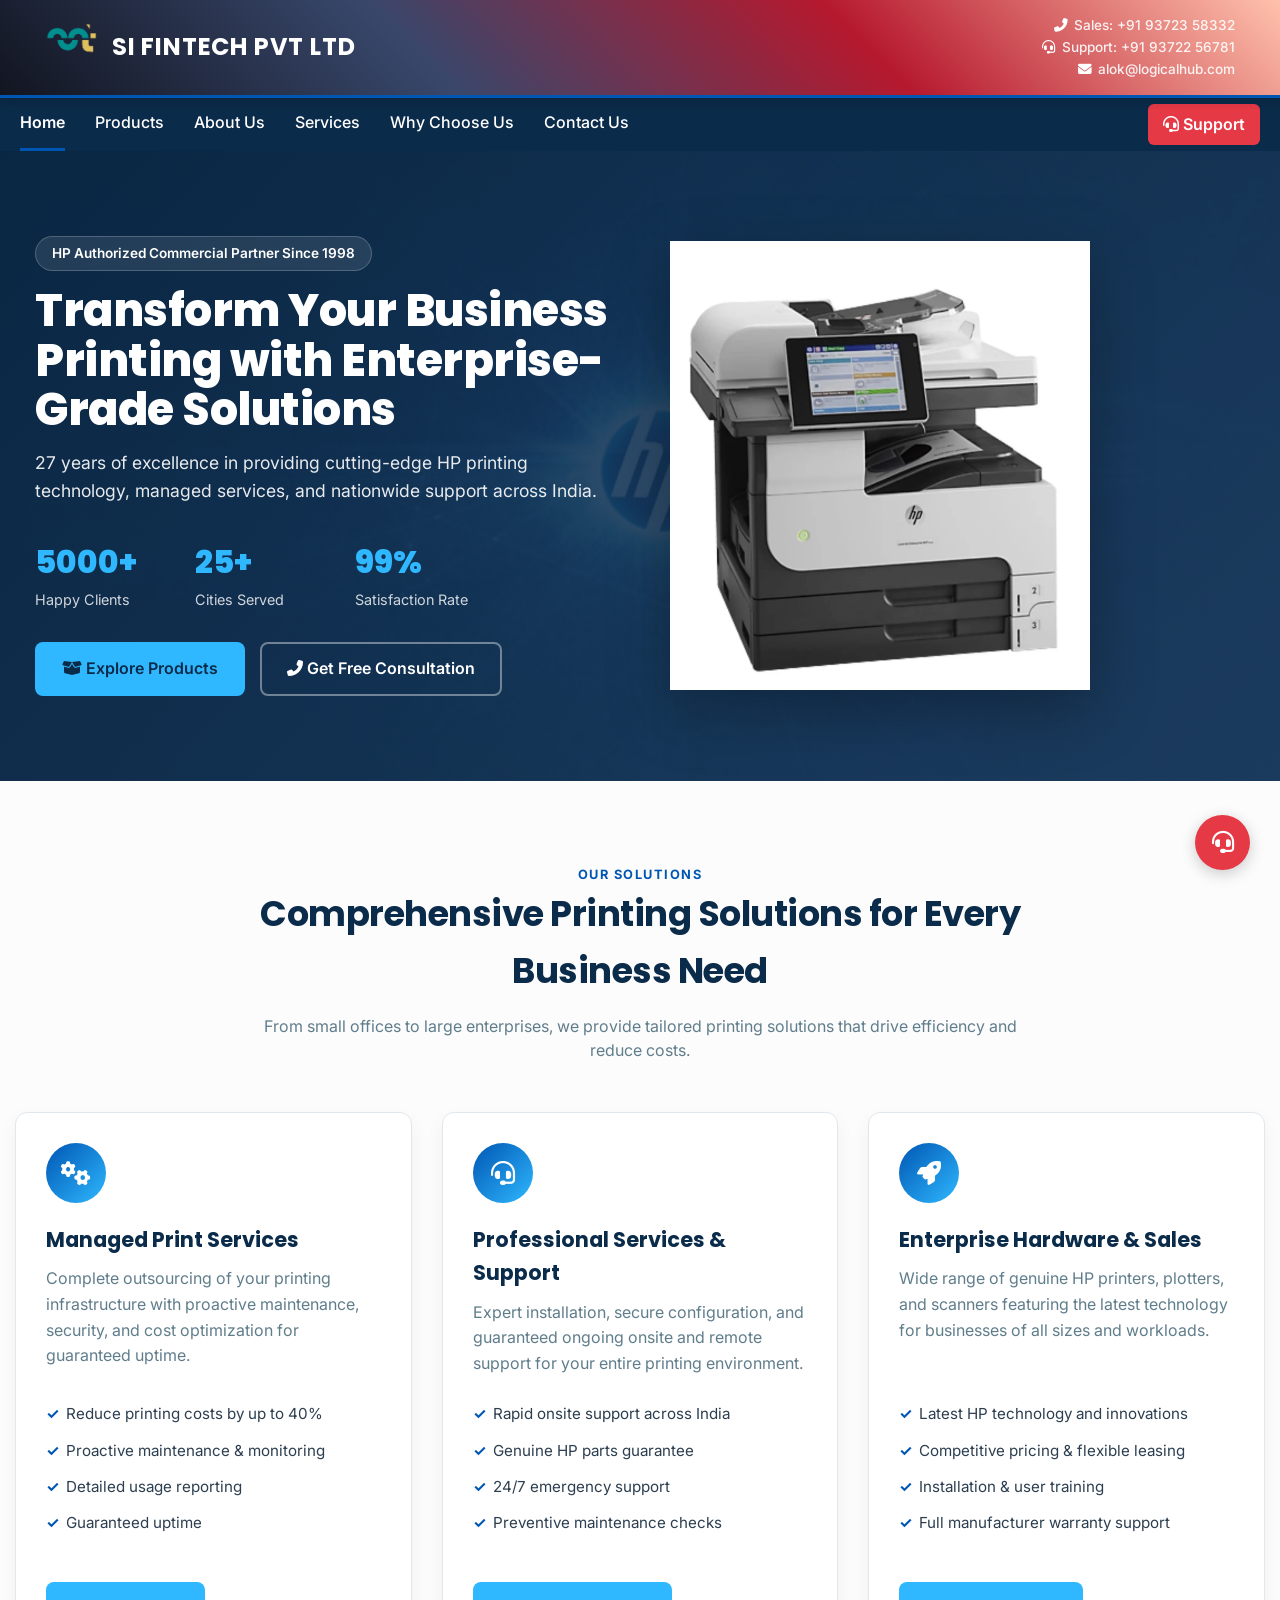
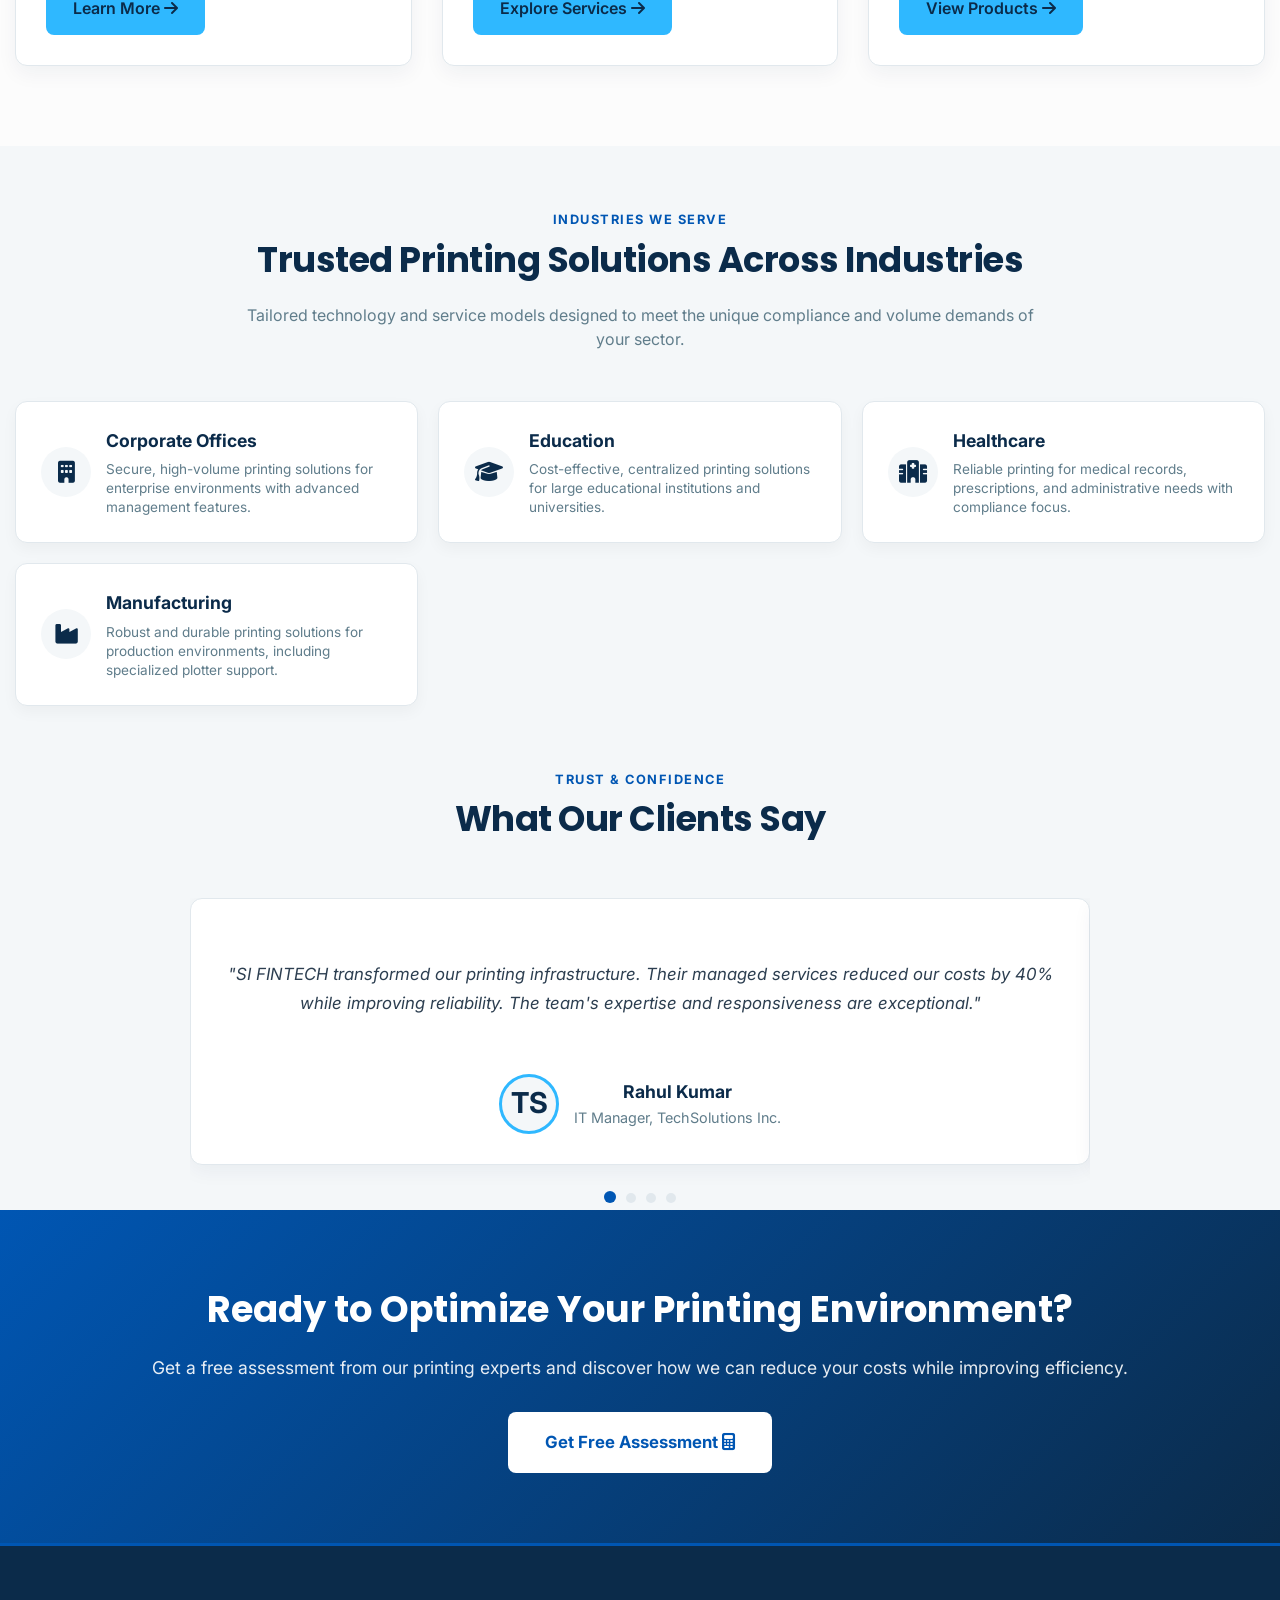
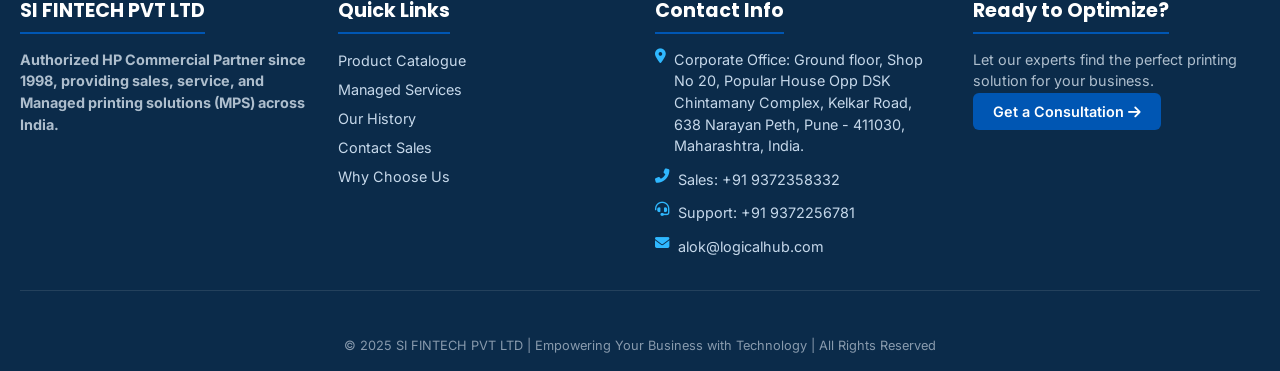
<file: index.html>
<!DOCTYPE html>
<html lang="en">

<head>
    <meta charset="UTF-8">
    <meta name="google-site-verification" content="t_My2vglmFIZ9RmVISZCrwJFesnvnvD5j3QYnWnoWCU" />
    <meta name="viewport" content="width=device-width, initial-scale=1.0">
    <title>SI FINTECH LTD - Premium HP Printer Solutions</title>
    <meta name="description"
        content="SI FINTECH LTD - HP Authorized Sales & Service Commercial Partner offering premium printing solutions, managed services, and expert support across India.">
    <link rel="stylesheet" href="https://cdnjs.cloudflare.com/ajax/libs/font-awesome/6.4.0/css/all.min.css">
    <link rel="preconnect" href="https://fonts.googleapis.com">
    <link rel="preconnect" href="https://fonts.gstatic.com" crossorigin>
    <link rel="stylesheet" href="style.css">
    <link
        href="https://fonts.googleapis.com/css2?family=Poppins:wght@400;600;700;800&family=Inter:wght@400;500;600;700&display=swap"
        rel="stylesheet">

    <style>
        /* =======================================
           Global/Design Variables (Consistent Palette)
           ======================================= */
        :root {
            --primary-blue: #0056b3;
            /* HP Blue/Core Brand */
            --secondary-navy: #0B2B4A;
            /* Dark Header/Footer/Text */
            --accent-sky: #2FB8FF;
            /* Primary CTA/Highlight */
            --accent-red: #e63946;
            /* Support/Urgent CTA */
            --text-dark: #2c3e50;
            --text-medium: #607d8b;
            --bg-main: #fcfcfc;
            --bg-light: #f4f7f9;
            /* Subtle background */
            --border-subtle: #e1e8ed;
            --shadow-card: 0 10px 30px rgba(11, 43, 74, 0.08);
            --shadow-hover: 0 20px 40px rgba(11, 43, 74, 0.15);
            /* Updated Header Gradient for a premium, darker feel */
            --header-gradient: linear-gradient(45deg, #121521, #38476b, #b6192e, #ffc1ac);
            --gradient-primary: linear-gradient(135deg, var(--primary-blue), var(--accent-sky));
            --gradient-secondary: linear-gradient(135deg, var(--secondary-navy), #1f4268);
            --max-width: 1280px;
        }

        /* Base and Layout Reset */
        * {
            box-sizing: border-box;
            margin: 0;
            padding: 0;
        }

        html {
            scroll-behavior: smooth;
        }

        body {
            font-family: 'Inter', sans-serif;
            color: var(--text-dark);
            line-height: 1.6;
            background: var(--bg-light);
            min-height: 100vh;
            display: flex;
            flex-direction: column;
            -webkit-font-smoothing: antialiased;
            -moz-osx-font-smoothing: grayscale;
        }

        a {
            text-decoration: none;
            color: var(--primary-blue);
            transition: color 0.2s, background-color 0.2s;
        }

        a:hover {
            color: var(--accent-sky);
        }

        /* ---------------------------------------
           Header and Navigation (Refined)
           --------------------------------------- */
        header {
            background: var(--header-gradient);
            color: white;
            padding: 15px 25px;
            /* Reduced padding */
            border-bottom: 3px solid var(--primary-blue);
            box-shadow: 0 4px 10px rgba(0, 0, 0, 0.15);
            position: relative;
            top: 0;
            z-index: 1000;

        }

        .header-content {
            max-width: var(--max-width);
            margin: 0 auto;
            padding: 0 20px;
            display: flex;
            justify-content: space-between;
            align-items: center;
        }

        .logo {
            display: flex;
            align-items: center;
            gap: 12px;
        }

        .logo img {
            height: 55px;
            /* Slightly reduced logo size */
            width: auto;
        }

        .header-content h1 {
            font-size: 1.5rem;
            /* Reduced font size */
            font-weight: 700;
            margin: 0;
            letter-spacing: 0.8px;
            text-transform: uppercase;
            font-family: 'Poppins', sans-serif;
        }

        .header-contact {
            display: flex;
            flex-direction: column;
            align-items: flex-end;
            font-size: 0.85rem;
        }

        .header-contact .contact-info {
            display: flex;
            align-items: center;
            gap: 6px;
        }

        .header-contact a {
            color: white;
            font-weight: 500;
            opacity: 0.9;
        }

        .header-contact a:hover {
            color: var(--accent-sky);
        }

        nav {
            background: var(--secondary-navy);
            box-shadow: 0 2px 4px rgba(0, 0, 0, 0.05);
        }

        .nav-container {
            max-width: var(--max-width);
            margin: 0 auto;
            padding: 0 20px;
            display: flex;
            justify-content: flex-start;
            gap: 30px;
        }

        nav a {
            padding: 12px 0;
            /* Reduced padding */
            font-size: 1rem;
            color: white;
            font-weight: 500;
            transition: color 0.2s, border-bottom 0.2s;
            border-bottom: 3px solid transparent;
            /* Reduced border thickness */
        }

        nav a:hover {
            color: var(--accent-sky);
            border-bottom-color: var(--accent-sky);
        }

        nav a.active {
            color: white;
            border-bottom-color: var(--primary-blue);
            font-weight: 600;
        }

        .support-link {
            margin-left: auto;
            background: var(--accent-red);
            padding: 8px 15px !important;
            border-radius: 6px;
            border-bottom: none !important;
            font-weight: 600;
            align-self: center;
            /* Align with nav links */
        }

        .support-link:hover {
            background: #c1121f;
            color: white !important;
            transform: translateY(-1px);
        }

        /* ---------------------------------------
           HERO SECTION (Tighter/More Professional)
           --------------------------------------- */
        .modern-hero {
            position: relative;
            min-height: 70vh;
            /* Reduced height */
            background: var(--gradient-secondary);
            color: white;
            display: flex;
            align-items: center;
            overflow: hidden;
        }

        .hero-background {
            position: absolute;
            top: 0;
            left: 0;
            width: 100%;
            height: 100%;
            background: url('Home-page-photos/hp.jpg') center/cover;
            opacity: 0.1;
            /* Reduced opacity */
            z-index: 1;
        }

        .hero-content {
            position: relative;
            z-index: 2;
            max-width: var(--max-width);
            margin: 0 auto;
            padding: 60px 20px;
            width: 100%;
            display: grid;
            grid-template-columns: 1fr 1fr;
            gap: 40px;
            /* Reduced gap */
            align-items: center;
        }

        .hero-text {
            max-width: 600px;
        }

        .hero-badge {
            display: inline-block;
            background: rgba(255, 255, 255, 0.1);
            padding: 6px 16px;
            /* Reduced padding */
            border-radius: 20px;
            font-size: 0.85rem;
            margin-bottom: 15px;
            backdrop-filter: blur(5px);
            border: 1px solid rgba(255, 255, 255, 0.2);
            font-weight: 600;
        }

        .hero-text h1 {
            font-size: 2.8rem;
            /* Reduced font size for better decency */
            font-weight: 800;
            margin-bottom: 15px;
            line-height: 1.1;
            font-family: 'Poppins', sans-serif;
            letter-spacing: -0.5px;
        }

        .hero-text p {
            font-size: 1.1rem;
            /* Reduced font size */
            margin-bottom: 25px;
            opacity: 0.9;
        }

        .hero-stats {
            display: flex;
            gap: 40px;
            margin: 30px 0;
            flex-wrap: wrap;
        }

        .hero-stat {
            text-align: left;
            /* Aligned left for better flow with hero text */
            min-width: 120px;
        }

        .hero-stat-number {
            font-size: 2rem;
            /* Reduced font size */
            font-weight: 800;
            color: var(--accent-sky);
            display: block;
            font-family: 'Poppins', sans-serif;
        }

        .hero-stat-label {
            font-size: 0.9rem;
            opacity: 0.8;
        }

        .hero-buttons {
            display: flex;
            gap: 15px;
            flex-wrap: wrap;
        }

        .btn {
            display: inline-block;
            padding: 12px 25px;
            /* Reduced padding */
            border-radius: 8px;
            font-weight: 600;
            transition: all 0.3s ease;
            font-size: 1rem;
            border: 2px solid transparent;
        }

        .btn-primary {
            background: var(--accent-sky);
            color: var(--secondary-navy);
        }

        .btn-primary:hover {
            background: white;
            transform: translateY(-2px);
            box-shadow: 0 8px 20px rgba(0, 0, 0, 0.15);
        }

        .btn-secondary {
            background: transparent;
            color: white;
            border: 2px solid rgba(255, 255, 255, 0.4);
        }

        .btn-secondary:hover {
            background: rgba(255, 255, 255, 0.1);
            color: white;
            transform: translateY(-2px);
            border: 2px solid white;
        }

        .hero-visual {
            position: relative;
            text-align: center;
            padding: 10px;
        }

        .hero-product {
            max-width: 100%;
            height: auto;
            filter: drop-shadow(0 20px 30px rgba(0, 0, 0, 0.3));
            animation: float 3s ease-in-out infinite;
        }

        /* Keep existing float animation */
        @keyframes float {

            0%,
            100% {
                transform: translateY(0);
            }

            50% {
                transform: translateY(-10px);
            }
        }

        /* ---------------------------------------
           FEATURED SOLUTIONS SECTION (Refined Cards)
           --------------------------------------- */
        .featured-solutions {
            padding: 80px 20px;
            /* Reduced padding */
            background: var(--bg-main);
        }

        .section-header {
            text-align: center;
            max-width: 800px;
            margin: 0 auto 50px;
        }

        .section-tag {
            color: var(--primary-blue);
            /* Changed tag color to primary blue */
            font-weight: 700;
            margin-bottom: 10px;
            text-transform: uppercase;
            letter-spacing: 1.5px;
            font-size: 0.8rem;
        }

        .section-title {
            font-size: 2.2rem;
            /* Reduced font size */
            color: var(--secondary-navy);
            margin-bottom: 15px;
            font-weight: 700;
            font-family: 'Poppins', sans-serif;
            letter-spacing: -0.5px;
        }

        .section-subtitle {
            font-size: 1rem;
            /* Reduced font size */
            color: var(--text-medium);
            line-height: 1.5;
        }

        .solutions-grid {
            max-width: var(--max-width);
            margin: 0 auto;
            display: grid;
            grid-template-columns: repeat(auto-fit, minmax(320px, 1fr));
            gap: 30px;
        }

        .solution-card {
            background: white;
            border-radius: 12px;
            /* Softer corners */
            padding: 30px;
            /* Reduced padding */
            box-shadow: 0 8px 20px rgba(11, 43, 74, 0.05);
            /* Softer shadow */
            transition: all 0.3s ease;
            border: 1px solid var(--border-subtle);
            text-align: left;
            /* Aligned left for pro look */
            position: relative;
            display: flex;
            flex-direction: column;
            min-height: 380px;
            /* Consistent height */
        }

        .solution-card:hover {
            transform: translateY(-5px);
            box-shadow: var(--shadow-hover);
        }

        .solution-icon {
            width: 60px;
            /* Reduced icon size */
            height: 60px;
            background: var(--gradient-primary);
            border-radius: 50%;
            display: flex;
            align-items: center;
            justify-content: center;
            margin: 0 0 20px 0;
            /* Aligned left */
            color: white;
            font-size: 1.5rem;
        }

        .solution-card h3 {
            font-size: 1.3rem;
            /* Reduced font size */
            color: var(--secondary-navy);
            margin-bottom: 10px;
            font-weight: 700;
            font-family: 'Poppins', sans-serif;
        }

        .solution-card p {
            color: var(--text-medium);
            margin-bottom: 20px;
            line-height: 1.6;
        }

        .solution-features {
            list-style: none;
            margin-bottom: 25px;
            margin-top: auto;
            /* Push features and button to bottom */
        }

        .solution-features li {
            padding: 6px 0;
            color: var(--text-dark);
            position: relative;
            padding-left: 20px;
            /* Reduced padding */
            font-size: 0.95rem;
        }

        .solution-features li::before {
            content: '✓';
            position: absolute;
            left: 0;
            color: var(--primary-blue);
            /* Changed checkmark color */
            font-weight: bold;
        }

        .solution-card .btn-primary {
            margin-top: 15px;
            align-self: flex-start;
            /* Align button left */
        }

        /* ---------------------------------------
           INDUSTRY FOCUS SECTION (Inline style for Decency)
           --------------------------------------- */
        .industry-focus {
            padding: 60px 20px;
            /* Reduced padding */
            background: var(--bg-light);
        }

        .industry-grid {
            max-width: var(--max-width);
            margin: 0 auto;
            display: grid;
            /* Updated to use the 3-column layout on large screens for a cleaner look */
            grid-template-columns: repeat(auto-fit, minmax(300px, 1fr));
            gap: 20px;
        }

        .industry-card {
            background: white;
            border-radius: 12px;
            padding: 25px;
            text-align: left;
            box-shadow: 0 6px 15px rgba(0, 0, 0, 0.04);
            transition: all 0.3s ease;
            border: 1px solid var(--border-subtle);
            display: flex;
            /* Flexbox for icon and text alignment */
            align-items: center;
            gap: 15px;
        }

        .industry-card:hover {
            transform: translateY(-3px);
            box-shadow: 0 10px 25px rgba(0, 0, 0, 0.08);
        }

        .industry-icon {
            flex-shrink: 0;
            /* Prevent icon from shrinking */
            width: 50px;
            height: 50px;
            background: var(--bg-light);
            border-radius: 50%;
            display: flex;
            align-items: center;
            justify-content: center;
            color: var(--secondary-navy);
            font-size: 1.4rem;
        }

        .industry-text h3 {
            font-size: 1.1rem;
            color: var(--secondary-navy);
            margin-bottom: 5px;
            font-weight: 700;
        }

        .industry-text p {
            color: var(--text-medium);
            font-size: 0.85rem;
            line-height: 1.4;
            margin-bottom: 0;
        }

        /* ---------------------------------------
           HP PARTNERSHIP BANNER
           --------------------------------------- */
        .partnership-banner {
            background: var(--gradient-secondary);
            color: white;
            padding: 60px 20px;
            /* Reduced padding */
            text-align: center;
        }

        .hp-logo {
            font-size: 3rem;
            color: white;
            margin-bottom: 15px;
        }

        .partnership-content h2 {
            font-size: 2rem;
            /* Reduced font size */
            margin-bottom: 15px;
            font-family: 'Poppins', sans-serif;
        }

        .partnership-content p {
            font-size: 1.1rem;
            margin-bottom: 25px;
            opacity: 0.9;
        }

        /* Add these styles to the existing <style> block */

        /* ---------------------------------------
   TESTIMONIALS CAROUSEL (Updated)
   --------------------------------------- */
        .testimonials-carousel {
            max-width: 900px;
            /* Increased max width for more impact */
            margin: 0 auto;
            overflow: hidden;
            /* Hide extra slides */
            position: relative;
        }

        .testimonial-slides-wrapper {
            display: flex;
            transition: transform 0.8s ease-in-out;
            /* Smooth transition for slide changes */
            width: 400%;
            /* For 4 slides */
        }

        .testimonial-slide {
            flex: 0 0 25%;
            /* Each slide takes 25% of the wrapper (for 4 slides) */
            background: white;
            border-radius: 12px;
            padding: 30px;
            box-shadow: 0 6px 20px rgba(11, 43, 74, 0.05);
            text-align: center;
            border: 1px solid var(--border-subtle);
            box-sizing: border-box;
            /* Ensure padding is included in the 25% width */
        }

        .testimonial-text {
            font-size: 1.05rem;
            line-height: 1.7;
            color: var(--text-dark);
            margin-bottom: 25px;
            font-style: italic;
            min-height: 120px;
            /* Ensure consistent card height */
            display: flex;
            align-items: center;
            justify-content: center;
        }

        .testimonial-author {
            display: flex;
            align-items: center;
            justify-content: center;
            gap: 15px;
            margin-top: 20px;
        }

        .author-logo-container {
            width: 60px;
            height: 60px;
            border-radius: 50%;
            overflow: hidden;
            background: var(--bg-light);
            border: 3px solid var(--accent-sky);
            display: flex;
            align-items: center;
            justify-content: center;
            flex-shrink: 0;
        }

        .author-logo-container img {
            width: 100%;
            height: 100%;
            object-fit: contain;
            padding: 5px;
        }

        .author-logo-placeholder {
            font-size: 1.8rem;
            font-weight: 700;
            color: var(--secondary-navy);
        }

        .author-info h4 {
            font-size: 1.1rem;
            color: var(--secondary-navy);
            margin: 0;
            font-weight: 700;
        }

        .author-info p {
            font-size: 0.9rem;
            color: var(--text-medium);
            margin: 0;
        }

        /* Dots for navigation */
        .carousel-dots {
            text-align: center;
            margin-top: 20px;
        }

        .dot {
            display: inline-block;
            height: 10px;
            width: 10px;
            margin: 0 5px;
            background-color: var(--border-subtle);
            border-radius: 50%;
            cursor: pointer;
            transition: background-color 0.3s;
        }

        .dot.active {
            background-color: var(--primary-blue);
            width: 12px;
            height: 12px;
        }

        /* Responsive adjustments for the carousel */
        @media (max-width: 768px) {
            .testimonial-text {
                min-height: 100px;
            }
        }

        /* ---------------------------------------
           CTA SECTION (More contrast)
           --------------------------------------- */
        .cta-section {
            padding: 70px 20px;
            background: linear-gradient(135deg, var(--primary-blue) 0%, var(--secondary-navy) 100%);
            /* Stronger gradient */
            color: white;
            text-align: center;
        }

        .cta-content h2 {
            font-size: 2.3rem;
            margin-bottom: 15px;
            font-family: 'Poppins', sans-serif;
            font-weight: 700;
        }

        .cta-content p {
            font-size: 1.1rem;
            margin-bottom: 30px;
            opacity: 0.9;
        }

        .btn-white {
            background: white;
            color: var(--primary-blue);
            padding: 15px 35px;
            font-size: 1.05rem;
            font-weight: 700;
            border-radius: 8px;
        }

        .btn-white:hover {
            background: var(--accent-sky);
            color: white;
            transform: translateY(-2px);
        }

        /* ---------------------------------------
           Footer Styles (Tighter)
           --------------------------------------- */
        .main-footer {
            background: var(--secondary-navy);
            color: #aebecd;
            padding: 50px 20px 0;
            font-size: 0.9rem;
            border-top: 3px solid var(--primary-blue);
        }

        .footer-container {
            max-width: var(--max-width);
            margin: 0 auto 30px;
            display: grid;
            grid-template-columns: repeat(auto-fit, minmax(220px, 1fr));
            gap: 30px;
            padding-bottom: 20px;
            border-bottom: 1px solid rgba(255, 255, 255, 0.1);
        }

        .footer-column h4 {
            font-size: 1.2rem;
            color: white;
            margin-bottom: 15px;
            font-weight: 700;
            border-bottom: 2px solid var(--primary-blue);
            padding-bottom: 5px;
            display: inline-block;
            font-family: 'Poppins', sans-serif;
        }

        .footer-column p {
            margin-bottom: 8px;
            line-height: 1.5;
        }

        .footer-links ul {
            list-style: none;
        }

        .footer-links li {
            margin-bottom: 6px;
        }

        .footer-links a,
        .footer-contact a,
        .footer-contact span {
            color: #c6d8ea;
            transition: color 0.2s;
            line-height: 1.5;
            display: inline-block;
        }

        .footer-links a:hover,
        .footer-contact a:hover {
            color: var(--accent-sky);
        }

        .footer-contact i {
            color: var(--accent-sky);
            margin-right: 8px;
            width: 15px;
        }

        .footer-contact-item {
            display: flex;
            align-items: flex-start;
            margin-bottom: 12px;
        }

        .social-links {
            margin-top: 15px;
            display: flex;
            gap: 12px;
        }

        .social-links a {
            font-size: 1.3rem;
            color: white;
        }

        .btn-footer-cta {
            background-color: var(--primary-blue);
            color: white;
            padding: 10px 20px;
            border-radius: 6px;
            font-weight: 600;
            margin-top: 10px;
            transition: background 0.3s;
        }

        .btn-footer-cta:hover {
            background-color: var(--accent-sky);
        }

        .footer-bottom {
            text-align: center;
            padding: 15px 20px;
            font-size: 0.8rem;
            color: #889aad;
        }

        /* Floating Support (Use button for better accessibility) */
        .floating-support {
            position: fixed;
            bottom: 30px;
            right: 30px;
            z-index: 1000;
            display: flex;
            flex-direction: column;
            align-items: flex-end;
            gap: 10px;
        }

        .support-icon {
            border: none;
            width: 55px;
            height: 55px;
            background: var(--accent-red);
            border-radius: 50%;
            display: flex;
            align-items: center;
            justify-content: center;
            color: white;
            font-size: 1.4rem;
            cursor: pointer;
            box-shadow: 0 4px 15px rgba(0, 0, 0, 0.2);
            transition: all 0.3s;
        }

        .support-icon:hover {
            transform: scale(1.05);
        }

        .support-options {
            background: white;
            border-radius: 8px;
            box-shadow: 0 5px 20px rgba(0, 0, 0, 0.15);
            padding: 10px;
            display: none;
            flex-direction: column;
            gap: 8px;
            min-width: 160px;
        }

        .floating-support.active .support-options {
            display: flex;
        }

        .support-option {
            display: flex;
            align-items: center;
            gap: 10px;
            padding: 8px 10px;
            border-radius: 4px;
            color: var(--secondary-navy);
            font-weight: 500;
            transition: background 0.2s;
            font-size: 0.9rem;
        }

        .support-option:hover {
            background: var(--bg-light);
        }

        .support-option i {
            width: 20px;
            text-align: center;
        }

        /* Back to Top Button */
        .back-to-top {
            position: fixed;
            bottom: 30px;
            right: 30px;
            width: 50px;
            height: 50px;
            background: var(--primary-blue);
            color: white;
            border-radius: 50%;
            display: flex;
            align-items: center;
            justify-content: center;
            cursor: pointer;
            opacity: 0;
            visibility: hidden;
            transition: all 0.3s;
            z-index: 999;
            box-shadow: 0 4px 10px rgba(0, 0, 0, 0.2);
        }

        .back-to-top.visible {
            opacity: 1;
            visibility: visible;
            bottom: 90px;
            /* Offset from floating support options */
        }

        .floating-support.active+.back-to-top.visible {
            bottom: 200px;
            /* Move up when options are open */
        }

        .back-to-top:hover {
            background: var(--secondary-navy);
            transform: translateY(-2px);
        }

        /* ---------------------------------------
           Responsive Design
           --------------------------------------- */
        @media (max-width: 1024px) {
            .hero-content {
                grid-template-columns: 1fr;
                text-align: center;
                gap: 40px;
            }

            .hero-stat {
                text-align: center;
            }

            .hero-stats {
                justify-content: center;
            }

            .hero-buttons {
                justify-content: center;
            }

            .hero-text h1 {
                font-size: 2.5rem;
            }

            .industry-grid {
                grid-template-columns: repeat(auto-fit, minmax(350px, 1fr));
            }
        }

        @media (max-width: 768px) {
            .header-content {
                flex-direction: column;
                text-align: center;
                gap: 15px;
            }

            .header-contact {
                align-items: center;
                margin-top: 10px;
            }

            .nav-container {
                justify-content: space-around;
                gap: 15px;
                flex-wrap: wrap;
            }

            nav a {
                padding: 10px 0;
            }

            .support-link {
                margin-left: 0;
            }

            .hero-text h1 {
                font-size: 2rem;
            }

            .hero-text p {
                font-size: 1rem;
            }

            .solutions-grid {
                grid-template-columns: 1fr;
            }

            .section-title {
                font-size: 1.8rem;
            }

            .industry-grid {
                grid-template-columns: 1fr;
            }

            .industry-card {
                flex-direction: column;
                text-align: center;
            }

            .industry-text {
                text-align: center;
            }

            .industry-icon {
                margin: 0 auto;
            }

            .cta-content h2 {
                font-size: 1.8rem;
            }

            .footer-container {
                grid-template-columns: 1fr;
                text-align: center;
            }

            .footer-column h4 {
                margin-top: 20px;
            }

            .social-links {
                justify-content: center;
            }

            .footer-contact-item {
                flex-direction: column;
                align-items: center;
            }

            .footer-contact i {
                margin-right: 0;
                margin-bottom: 5px;
            }

            .floating-support {
                bottom: 20px;
                right: 20px;
            }

            .back-to-top {
                bottom: 80px;
                right: 20px;
            }
        }
    </style>
</head>

<body>
    <header>
        <div class="header-content">
            <div class="logo">
                <img src="SI FINTECH LTD Logo Design.png" alt="SI Fintech Logo">
                <h1>SI FINTECH PVT LTD</h1>
            </div>
            <div class="header-contact">
                <div class="contact-info">
                    <i class="fas fa-phone-alt"></i>
                    <a href="tel:+9193723 58332">Sales: +91 93723 58332</a>
                </div>
                <div class="contact-info">
                    <i class="fas fa-headset"></i>
                    <a href="tel:+91 9372256781">Support: +91 93722 56781</a>
                </div>
                <div class="contact-info">
                    <i class="fas fa-envelope"></i>
                    <a href="mailto:alok@logicalhub.com">alok@logicalhub.com</a>
                </div>
            </div>
        </div>
    </header>

    <nav>
        <div class="nav-container" role="navigation" aria-label="Main navigation">
            <a href="index.html" class="active">Home</a>
            <a href="products.html">Products</a>
            <a href="about.html">About Us</a>
            <a href="Services.html">Services</a>
            <a href="unique.html">Why Choose Us</a>
            <a href="contact.html">Contact Us</a>
            <a href="support.html" class="support-link"><i class="fas fa-headset"></i> Support</a>
        </div>
    </nav>

    <section class="modern-hero" aria-labelledby="hero-heading">
        <div class="hero-background"></div>
        <div class="hero-content">
            <div class="hero-text">
                <span class="hero-badge">HP Authorized Commercial Partner Since 1998</span>
                <h1 id="hero-heading">Transform Your Business Printing with Enterprise-Grade Solutions</h1>
                <p>27 years of excellence in providing cutting-edge HP printing technology, managed services, and
                    nationwide support across India.</p>

                <div class="hero-stats">
                    <div class="hero-stat">
                        <span class="hero-stat-number">5000+</span>
                        <span class="hero-stat-label">Happy Clients</span>
                    </div>
                    <div class="hero-stat">
                        <span class="hero-stat-number">25+</span>
                        <span class="hero-stat-label">Cities Served</span>
                    </div>
                    <div class="hero-stat">
                        <span class="hero-stat-number">99%</span>
                        <span class="hero-stat-label">Satisfaction Rate</span>
                    </div>
                </div>

                <div class="hero-buttons">
                    <a href="products.html" class="btn btn-primary"><i class="fas fa-box-open"></i> Explore Products</a>
                    <a href="contact.html" class="btn btn-secondary"><i class="fas fa-phone-alt"></i> Get Free
                        Consultation</a>
                </div>
            </div>
            <div class="hero-visual" aria-hidden="true">
                <img src="Home-page-photos/HP-72525.png" alt="HP Enterprise Printer" class="hero-product" loading="lazy"
                    width="420" height="420">
            </div>
        </div>
    </section>

    <section class="featured-solutions" aria-labelledby="solutions-title">
        <div class="section-header">
            <span class="section-tag">Our Solutions</span>
            <h2 id="solutions-title" class="section-title">Comprehensive Printing Solutions for Every Business Need</h2>
            <p class="section-subtitle">From small offices to large enterprises, we provide tailored printing solutions
                that drive efficiency and reduce costs.</p>
        </div>

        <div class="solutions-grid">
            <article class="solution-card" role="listitem">
                <div class="solution-icon" aria-hidden="true">
                    <i class="fas fa-cogs"></i>
                </div>
                <h3>Managed Print Services</h3>
                <p>Complete outsourcing of your printing infrastructure with proactive maintenance, security, and cost
                    optimization for guaranteed uptime.</p>
                <ul class="solution-features">
                    <li>Reduce printing costs by up to 40%</li>
                    <li>Proactive maintenance & monitoring</li>
                    <li>Detailed usage reporting</li>
                    <li>Guaranteed uptime</li>
                </ul>
                <a href="services.html" class="btn btn-primary">Learn More <i class="fas fa-arrow-right"></i></a>
            </article>

            <article class="solution-card" role="listitem">
                <div class="solution-icon" aria-hidden="true">
                    <i class="fas fa-headset"></i>
                </div>
                <h3>Professional Services & Support</h3>
                <p>Expert installation, secure configuration, and guaranteed ongoing onsite and remote support for your
                    entire
                    printing environment.</p>
                <ul class="solution-features">
                    <li>Rapid onsite support across India</li>
                    <li>Genuine HP parts guarantee</li>
                    <li>24/7 emergency support</li>
                    <li>Preventive maintenance checks</li>
                </ul>
                <a href="services.html" class="btn btn-primary">Explore Services <i class="fas fa-arrow-right"></i></a>
            </article>

            <article class="solution-card" role="listitem">
                <div class="solution-icon" aria-hidden="true">
                    <i class="fas fa-rocket"></i>
                </div>
                <h3>Enterprise Hardware & Sales</h3>
                <p>Wide range of genuine HP printers, plotters, and scanners featuring the latest technology for
                    businesses of all sizes and workloads.</p>
                <ul class="solution-features">
                    <li>Latest HP technology and innovations</li>
                    <li>Competitive pricing & flexible leasing</li>
                    <li>Installation & user training</li>
                    <li>Full manufacturer warranty support</li>
                </ul>
                <a href="products.html" class="btn btn-primary">View Products <i class="fas fa-arrow-right"></i></a>
            </article>
        </div>
    </section>

    <section class="industry-focus" aria-labelledby="industry-title">
        <div class="section-header">
            <span class="section-tag">Industries We Serve</span>
            <h2 id="industry-title" class="section-title">Trusted Printing Solutions Across Industries</h2>
            <p class="section-subtitle">Tailored technology and service models designed to meet the unique compliance
                and volume demands of your sector.</p>
        </div>

        <div class="industry-grid">
            <div class="industry-card">
                <div class="industry-icon"><i class="fas fa-building"></i></div>
                <div class="industry-text">
                    <h3>Corporate Offices</h3>
                    <p>Secure, high-volume printing solutions for enterprise environments with advanced management
                        features.</p>
                </div>
            </div>

            <div class="industry-card">
                <div class="industry-icon"><i class="fas fa-graduation-cap"></i></div>
                <div class="industry-text">
                    <h3>Education</h3>
                    <p>Cost-effective, centralized printing solutions for large educational institutions and
                        universities.</p>
                </div>
            </div>

            <div class="industry-card">
                <div class="industry-icon"><i class="fas fa-hospital"></i></div>
                <div class="industry-text">
                    <h3>Healthcare</h3>
                    <p>Reliable printing for medical records, prescriptions, and administrative needs with compliance
                        focus.</p>
                </div>
            </div>

            <div class="industry-card">
                <div class="industry-icon"><i class="fas fa-industry"></i></div>
                <div class="industry-text">
                    <h3>Manufacturing</h3>
                    <p>Robust and durable printing solutions for production environments, including specialized plotter
                        support.</p>
                </div>
            </div>
        </div>
    </section>


    <section class="testimonials-section" aria-labelledby="testimonials-heading">
        <div class="section-header">
            <span class="section-tag">Trust & Confidence</span>
            <h2 id="testimonials-heading" class="section-title">What Our Clients Say</h2>
        </div>

        <div class="testimonials-carousel">
            <div class="testimonial-slides-wrapper" id="testimonialWrapper">
                <div class="testimonial-slide" role="article" aria-live="polite">
                    <p class="testimonial-text">"SI FINTECH transformed our printing infrastructure. Their managed
                        services
                        reduced our costs by 40% while improving reliability. The team's expertise and responsiveness
                        are
                        exceptional."</p>
                    <div class="testimonial-author">
                        <div class="author-logo-container">
                            <div class="author-logo-placeholder">TS</div>
                        </div>
                        <div class="author-info">
                            <h4>Rahul Kumar</h4>
                            <p>IT Manager, TechSolutions Inc.</p>
                        </div>
                    </div>
                </div>

                <div class="testimonial-slide" role="article" aria-live="polite">
                    <p class="testimonial-text">"The procurement of our new HP fleet was seamless. Excellent pricing,
                        swift
                        installation, and their team handled all the training. Truly professional service from start to
                        finish."</p>
                    <div class="testimonial-author">
                        <div class="author-logo-container">
                            <div class="author-logo-placeholder">AEC</div>
                        </div>
                        <div class="author-info">
                            <h4>Priya Sharma</h4>
                            <p>Head of Procurement, Ace Engineering Corp.</p>
                        </div>
                    </div>
                </div>

                <div class="testimonial-slide" role="article" aria-live="polite">
                    <p class="testimonial-text">"We rely heavily on our plotters, and SI FINTECH's support has been
                        flawless.
                        Genuine parts and rapid onsite service keep our projects on track. A true partner."</p>
                    <div class="testimonial-author">
                        <div class="author-logo-container">
                            <div class="author-logo-placeholder">CST</div>
                        </div>
                        <div class="author-info">
                            <h4>Mark D'Souza</h4>
                            <p>Operations Director, CityScape Technologies.</p>
                        </div>
                    </div>
                </div>

                <div class="testimonial-slide" role="article" aria-live="polite">
                    <p class="testimonial-text">"As a national bank, we need uniform service across 15+ branches. SI
                        FINTECH
                        delivers consistent, top-tier service and support wherever we are in India."</p>
                    <div class="testimonial-author">
                        <div class="author-logo-container">
                            <div class="author-logo-placeholder">NB</div>
                        </div>
                        <div class="author-info">
                            <h4>Anjali Singh</h4>
                            <p>Branch IT Coordinator, National Bank of India.</p>
                        </div>
                    </div>
                </div>
            </div>
            <div class="carousel-dots" id="carouselDots">
            </div>
        </div>
    </section>

    <section class="cta-section" aria-labelledby="cta-heading">
        <div class="cta-content">
            <h2 id="cta-heading">Ready to Optimize Your Printing Environment?</h2>
            <p>Get a free assessment from our printing experts and discover how we can reduce your costs while improving
                efficiency.</p>
            <a href="contact.html" class="btn btn-white">Get Free Assessment <i class="fas fa-calculator"></i></a>
        </div>
    </section>

    <footer class="main-footer" aria-labelledby="footer-heading">
        <div class="footer-container">
            <div class="footer-column footer-about">
                <h4>SI FINTECH PVT LTD</h4>
                <p>
                    <b>Authorized HP Commercial Partner since 1998, providing sales, service, and Managed printing
                        solutions (MPS) across India.</b>
                </p>
                
            </div>

            <div class="footer-column footer-links">
                <h4>Quick Links</h4>
                <ul>
                    <li><a href="products.html">Product Catalogue</a></li>
                    <li><a href="Services.html">Managed Services</a></li>
                    <li><a href="about.html">Our History</a></li>
                    <li><a href="contact.html">Contact Sales</a></li>
                    <li><a href="unique.html">Why Choose Us</a></li>
                </ul>
            </div>

            <div class="footer-column footer-contact">
                <h4>Contact Info</h4>
                <div class="footer-contact-item">
                    <i class="fas fa-map-marker-alt"></i>
                    <span>Corporate Office: Ground floor, Shop No 20, Popular House Opp DSK Chintamany Complex, Kelkar
                        Road, 638 Narayan Peth, Pune - 411030, Maharashtra, India.</span>
                </div>
                <div class="footer-contact-item">
                    <i class="fas fa-phone-alt"></i>
                    <a href="tel:+919372358332">Sales: +91 9372358332</a>
                </div>
                <div class="footer-contact-item">
                    <i class="fas fa-headset"></i>
                    <a href="tel:+919372256781">Support: +91 9372256781</a>
                </div>
                <div class="footer-contact-item">
                    <i class="fas fa-envelope"></i>
                    <a href="mailto:alok@logicalhub.com">alok@logicalhub.com</a>
                </div>
            </div>

            <div class="footer-column footer-cta">
                <h4>Ready to Optimize?</h4>
                <p>Let our experts find the perfect printing solution for your business.</p>
                <a href="contact.html" class="btn-footer-cta">Get a Consultation <i class="fas fa-arrow-right"></i></a>
            </div>
        </div>

        <div class="footer-bottom">
            &copy; 2025 SI FINTECH PVT LTD | Empowering Your Business with Technology | All Rights Reserved
        </div>
    </footer>

    <div class="floating-support" id="floatingSupport">
        <div class="support-options" role="menu" aria-hidden="true">
            <a href="tel:+919372358332" class="support-option" role="menuitem">
                <i class="fas fa-phone"></i>
                <span>Call Sales</span>
            </a>
            <a href="tel:+919372256781" class="support-option" role="menuitem">
                <i class="fas fa-headset"></i>
                <span>Call Support</span>
            </a>
            <a href="https://wa.me/919370908324" class="support-option" target="_blank" rel="noopener" role="menuitem">
                <i class="fab fa-whatsapp"></i>
                <span>WhatsApp</span>
            </a>
            <a href="malito:alok@logicalhub.com" class="support-option" role="menuitem">
                <i class="fas fa-envelope"></i>
                <span>Email</span>
            </a>
        </div>
        <button class="support-icon" id="supportToggle" aria-expanded="false" aria-controls="supportOptions"
            aria-label="Open support options">
            <i class="fas fa-headset"></i>
        </button>
    </div>

    <div class="back-to-top" id="backToTop" role="button" tabindex="0" aria-label="Back to top">
        <i class="fas fa-chevron-up"></i>
    </div>

    <script>
        document.addEventListener('DOMContentLoaded', () => {
            // Set active navigation link
            const currentPath = window.location.pathname.split('/').pop() || 'index.html';
            const links = document.querySelectorAll('nav a');
            links.forEach(l => {
                if (l.getAttribute('href') === currentPath) {
                    // Remove active class from any other element (e.g. if page is index.html but another link was marked active)
                    document.querySelector('nav a.active')?.classList.remove('active');
                    l.classList.add('active');
                }
            });

            // Back to Top Button Logic
            const backToTopBtn = document.getElementById('backToTop');

            // Function to handle scroll and set visibility
            const toggleBackToTop = () => {
                if (window.pageYOffset > 300) {
                    backToTopBtn.classList.add('visible');
                } else {
                    backToTopBtn.classList.remove('visible');
                }
            };

            window.addEventListener('scroll', toggleBackToTop);

            // Handle click and keyboard enter for scrolling
            const scrollToTop = () => {
                window.scrollTo({
                    top: 0,
                    behavior: 'smooth'
                });
            };

            backToTopBtn.addEventListener('click', scrollToTop);
            backToTopBtn.addEventListener('keydown', (e) => {
                if (e.key === 'Enter') {
                    scrollToTop();
                }
            });

            // Floating Support Toggle Logic
            const floatingSupport = document.getElementById('floatingSupport');
            const supportToggle = document.getElementById('supportToggle');
            const supportOptions = document.querySelector('.support-options');

            if (supportToggle) {
                supportToggle.addEventListener('click', () => {
                    const isExpanded = supportToggle.getAttribute('aria-expanded') === 'true';
                    supportToggle.setAttribute('aria-expanded', (!isExpanded).toString());
                    floatingSupport.classList.toggle('active');
                    supportOptions.setAttribute('aria-hidden', isExpanded.toString());
                    toggleBackToTop(); // Recalculate back to top position after options open/close
                });
            }

            // Animated Counter for Stats
            const statNumbers = document.querySelectorAll('.hero-stat-number');

            function animateCounter(element) {
                const rawText = element.textContent;
                const target = parseInt(rawText.replace(/[^\d]/g, ''));
                const suffix = rawText.replace(/[0-9]/g, '');
                const duration = 1200;
                const step = Math.max(1, Math.ceil(target / (duration / 16)));
                let current = 0;

                const timer = setInterval(() => {
                    current += step;
                    if (current >= target) {
                        element.textContent = target + suffix;
                        clearInterval(timer);
                    } else {
                        element.textContent = Math.floor(current) + suffix;
                    }
                }, 16);
            }

            // Intersection Observer for stats animation
            const observer = new IntersectionObserver((entries) => {
                entries.forEach(entry => {
                    if (entry.isIntersecting) {
                        animateCounter(entry.target);
                        observer.unobserve(entry.target);
                    }
                });
            }, { threshold: 0.5 });

            statNumbers.forEach(stat => {
                observer.observe(stat);
            });
        });
        // Add this carousel logic inside the existing 'document.addEventListener('DOMContentLoaded', () => { ... });'

        // Testimonials Carousel Logic
        const wrapper = document.getElementById('testimonialWrapper');
        const dotsContainer = document.getElementById('carouselDots');
        const slides = document.querySelectorAll('.testimonial-slide');
        const totalSlides = slides.length;
        let currentIndex = 0;
        let slideInterval;
        const slideDuration = 6000; // 6 seconds for auto-slide

        // Function to move the carousel
        function goToSlide(index) {
            if (index < 0) {
                index = totalSlides - 1;
            } else if (index >= totalSlides) {
                index = 0;
            }
            currentIndex = index;
            const offset = -currentIndex * 100 / totalSlides;
            wrapper.style.transform = `translateX(${offset}%)`;
            updateDots();
        }

        // Function to generate and update dots
        function updateDots() {
            dotsContainer.innerHTML = '';
            for (let i = 0; i < totalSlides; i++) {
                const dot = document.createElement('span');
                dot.classList.add('dot');
                if (i === currentIndex) {
                    dot.classList.add('active');
                }
                dot.addEventListener('click', () => {
                    resetInterval();
                    goToSlide(i);
                });
                dotsContainer.appendChild(dot);
            }
        }

        // Auto-slide function
        function startInterval() {
            slideInterval = setInterval(() => {
                goToSlide(currentIndex + 1);
            }, slideDuration);
        }

        // Reset interval on manual interaction
        function resetInterval() {
            clearInterval(slideInterval);
            startInterval();
        }

        // Initialize the carousel
        if (totalSlides > 1) {
            updateDots();
            startInterval();
        }
    </script>
</body>

</html>
</file>
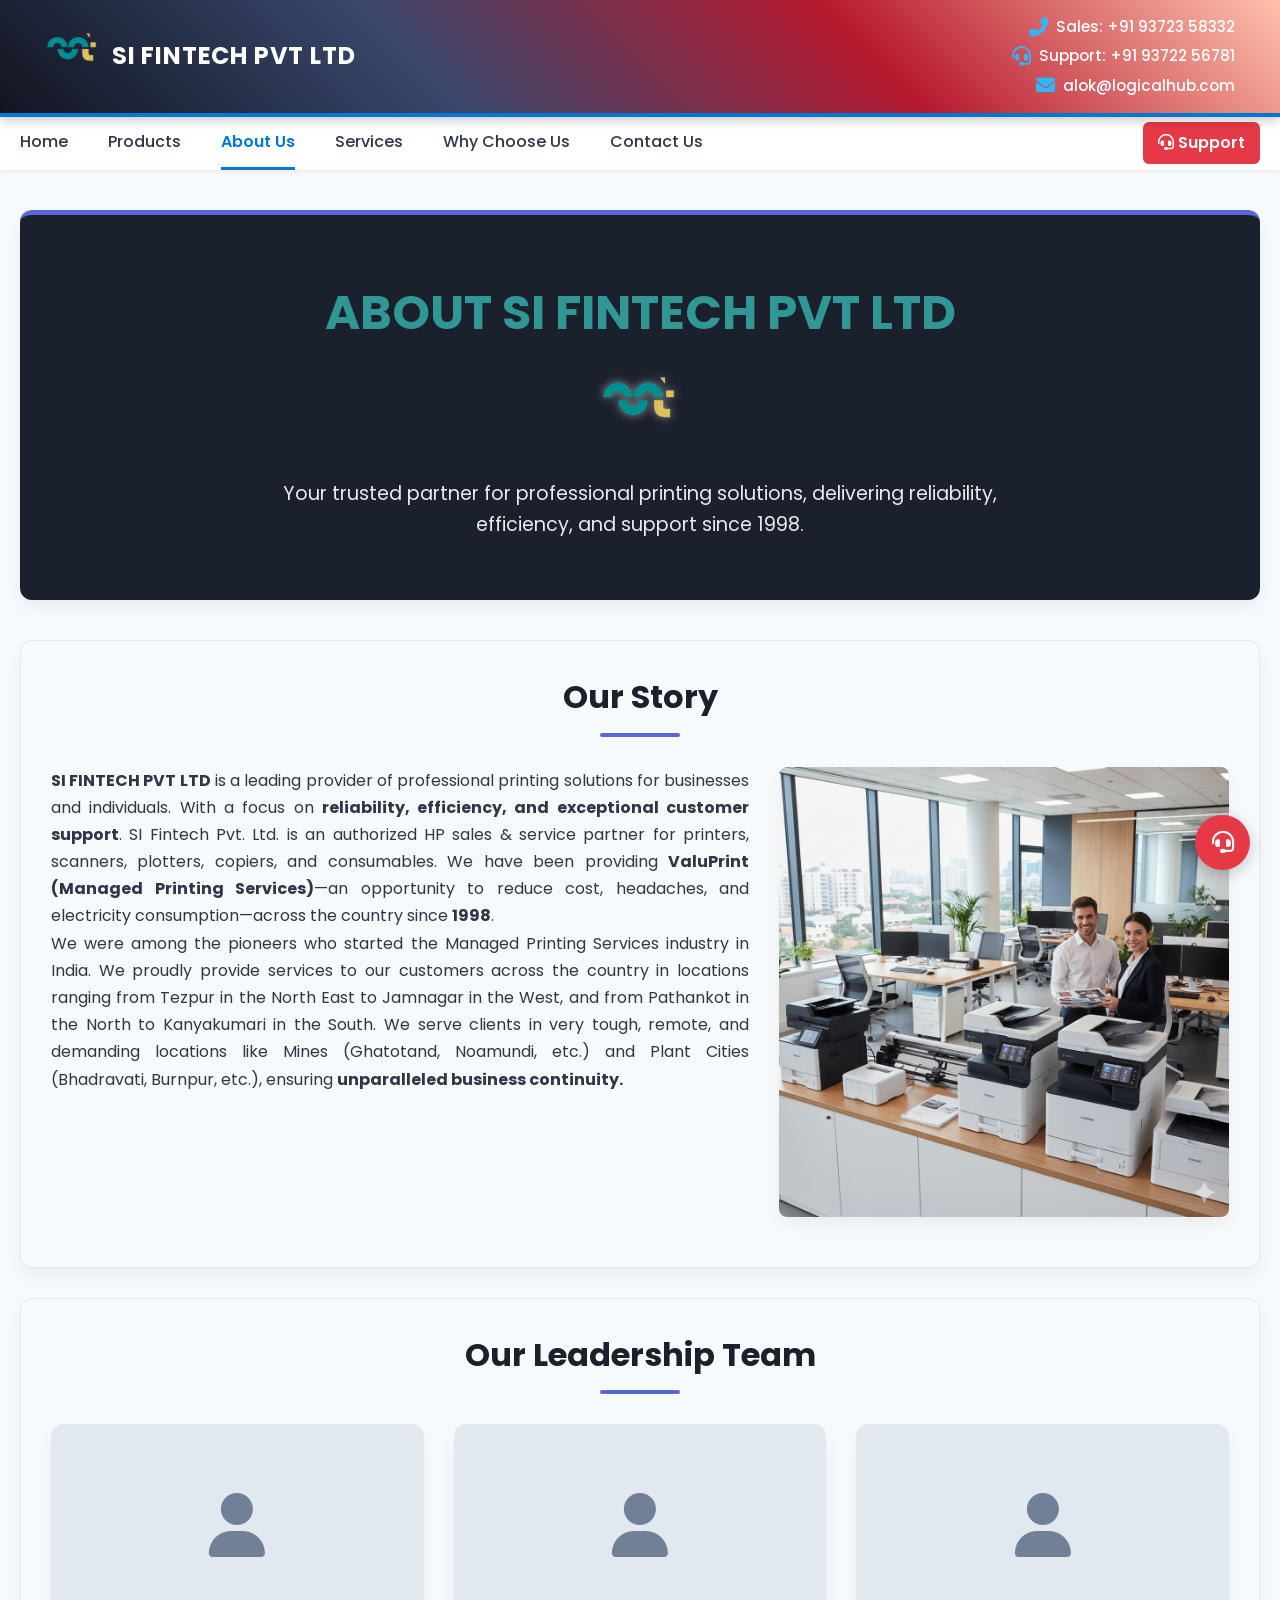
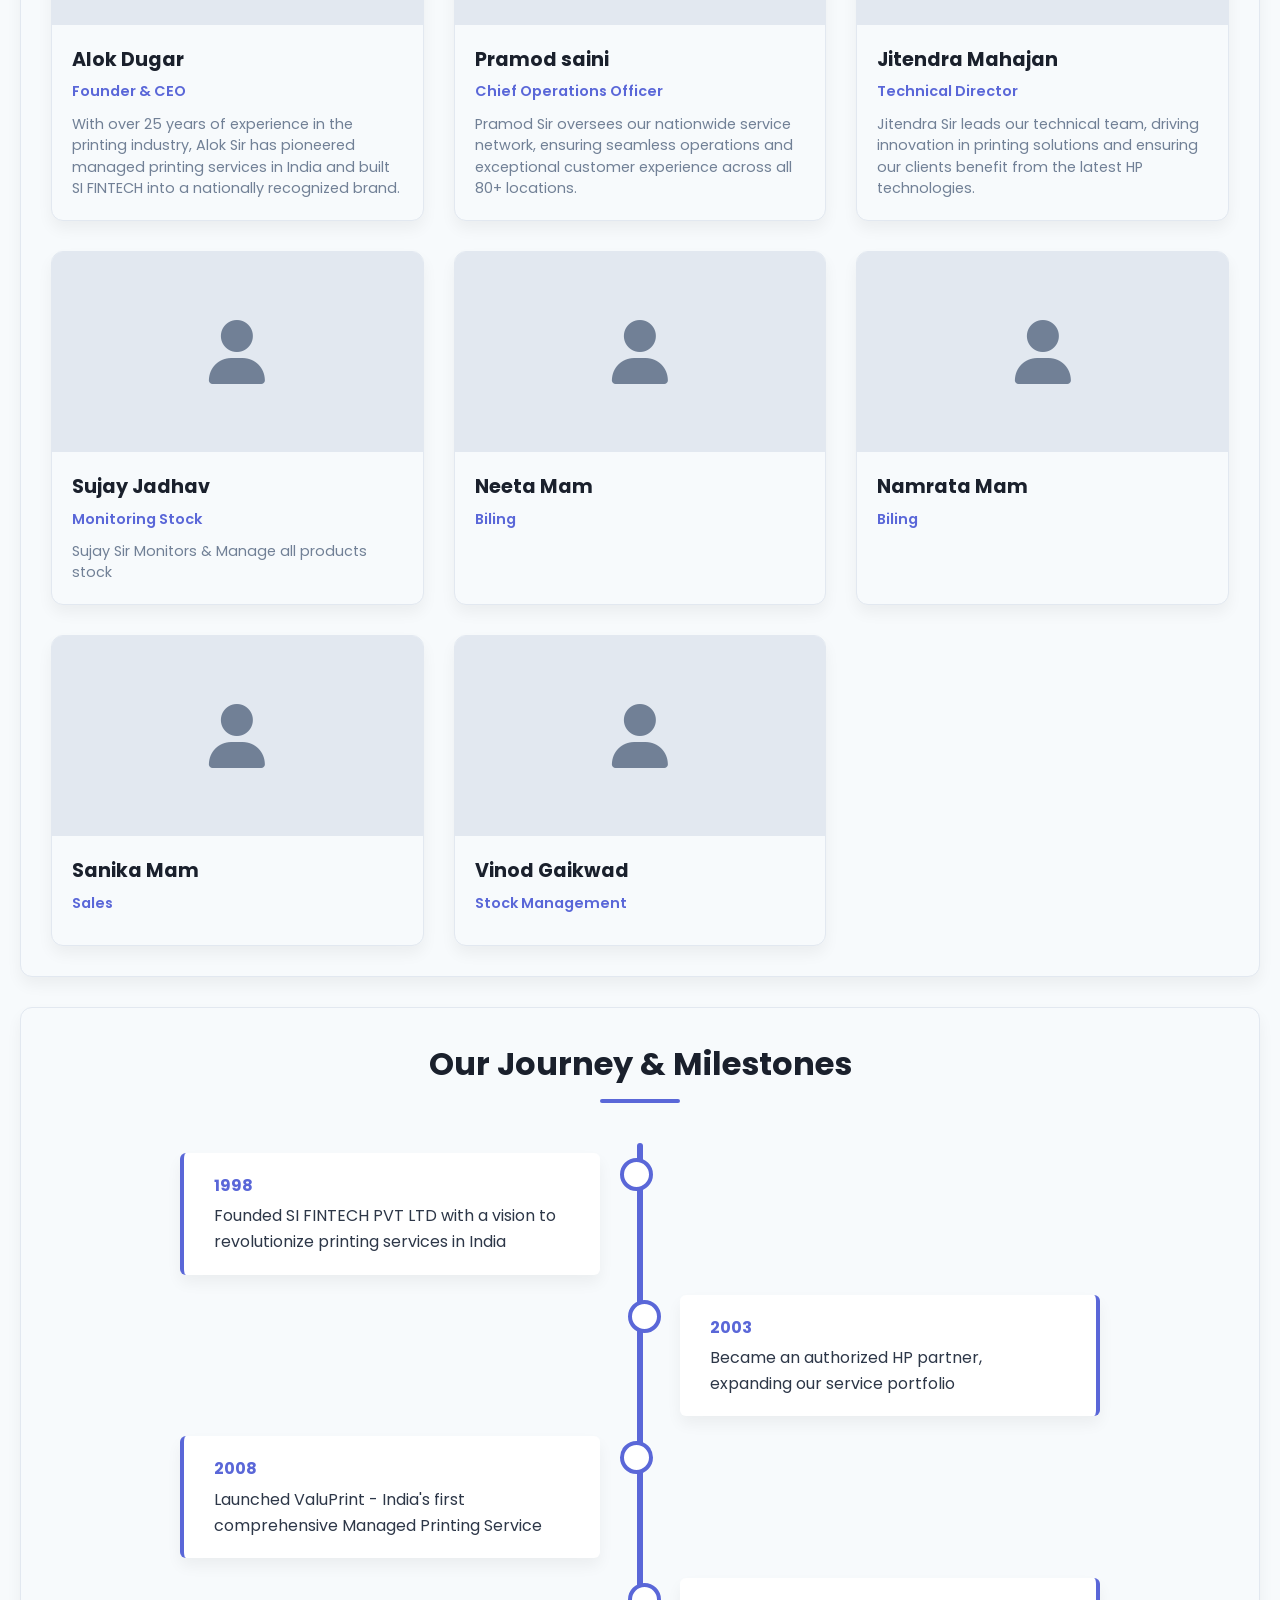
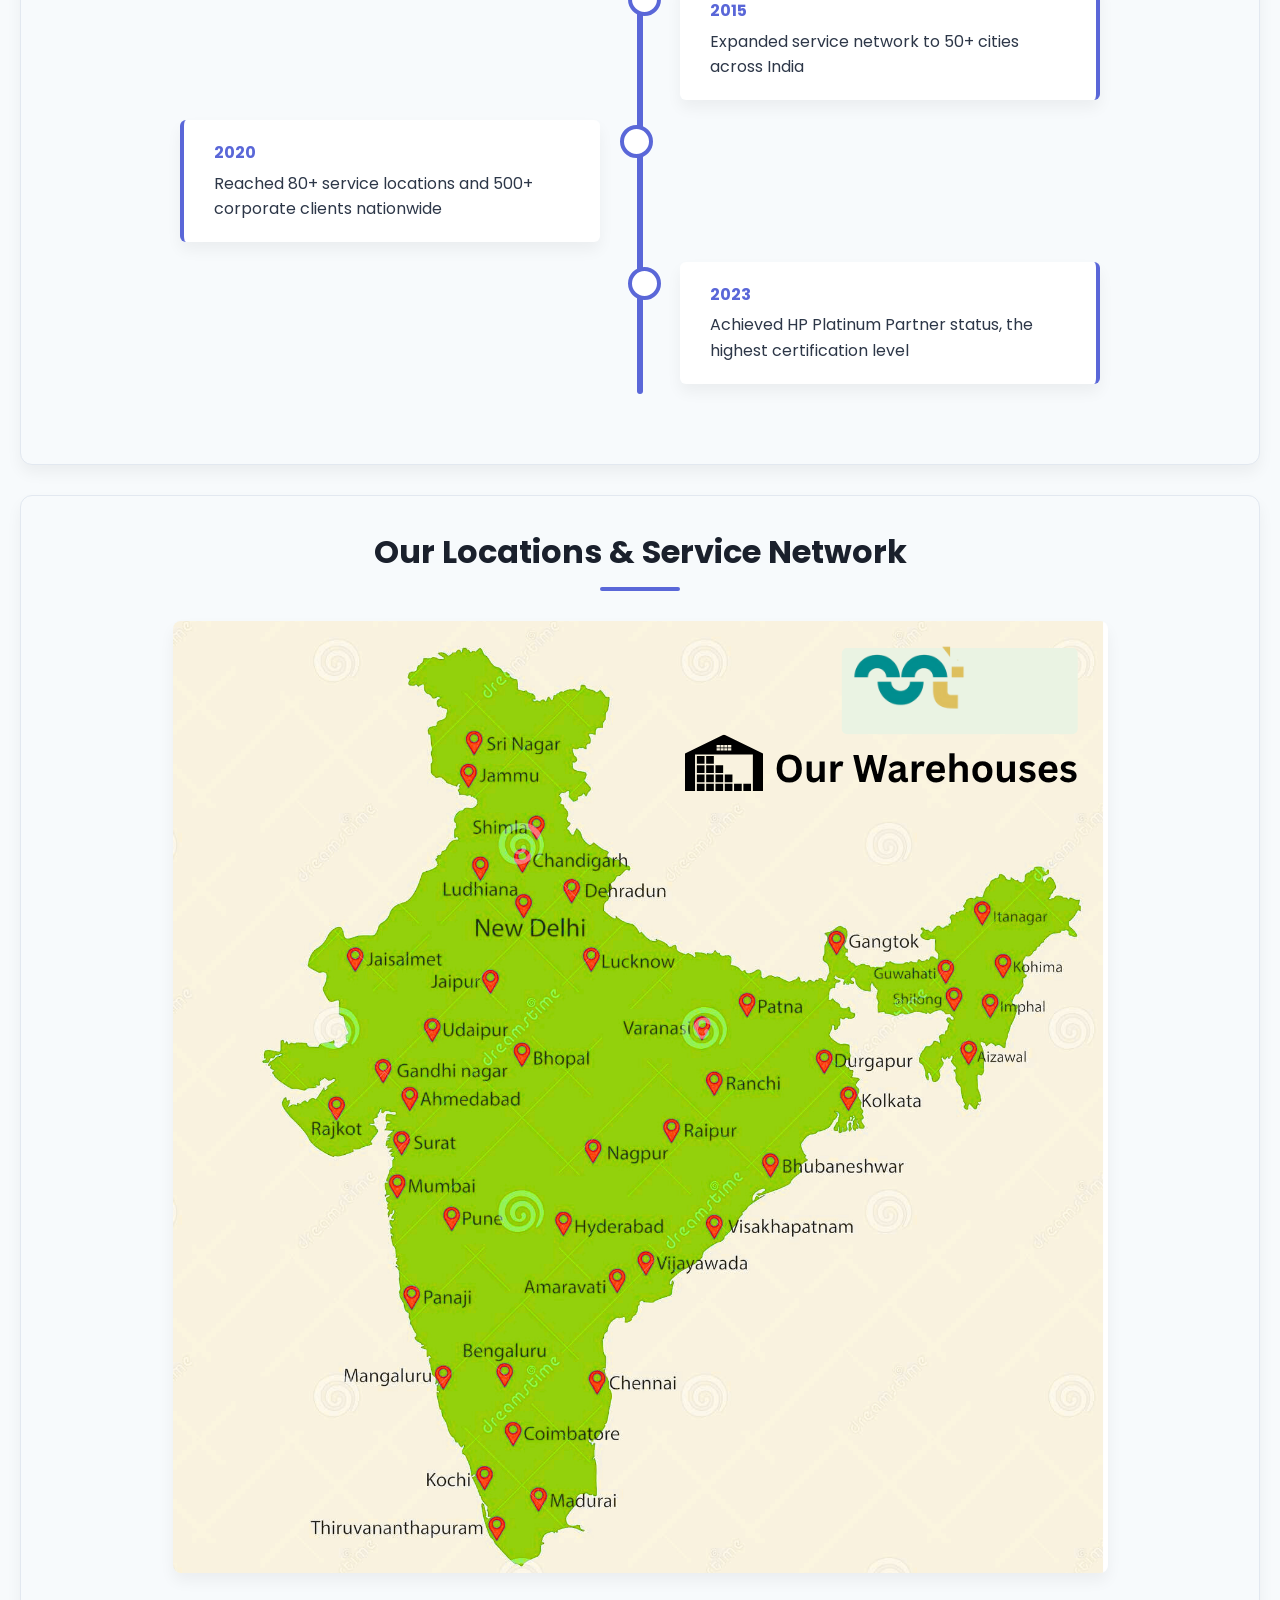
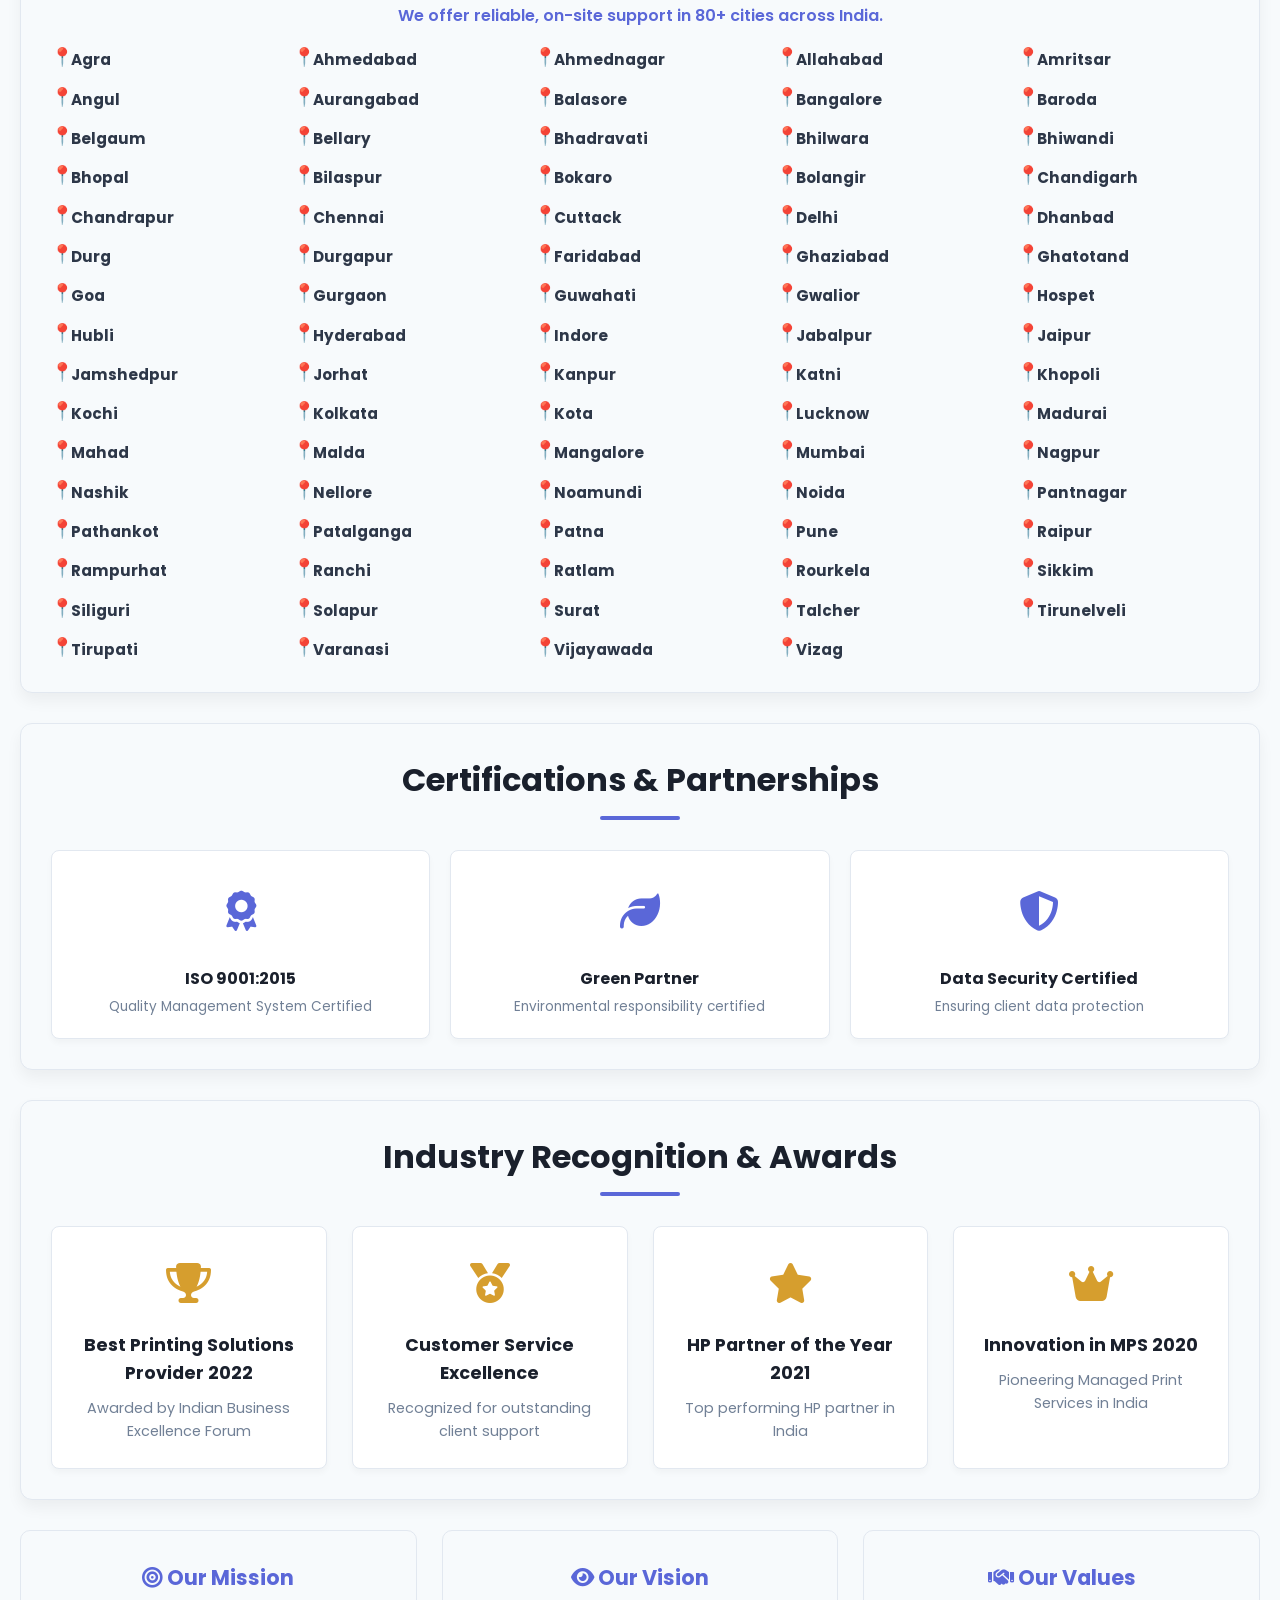
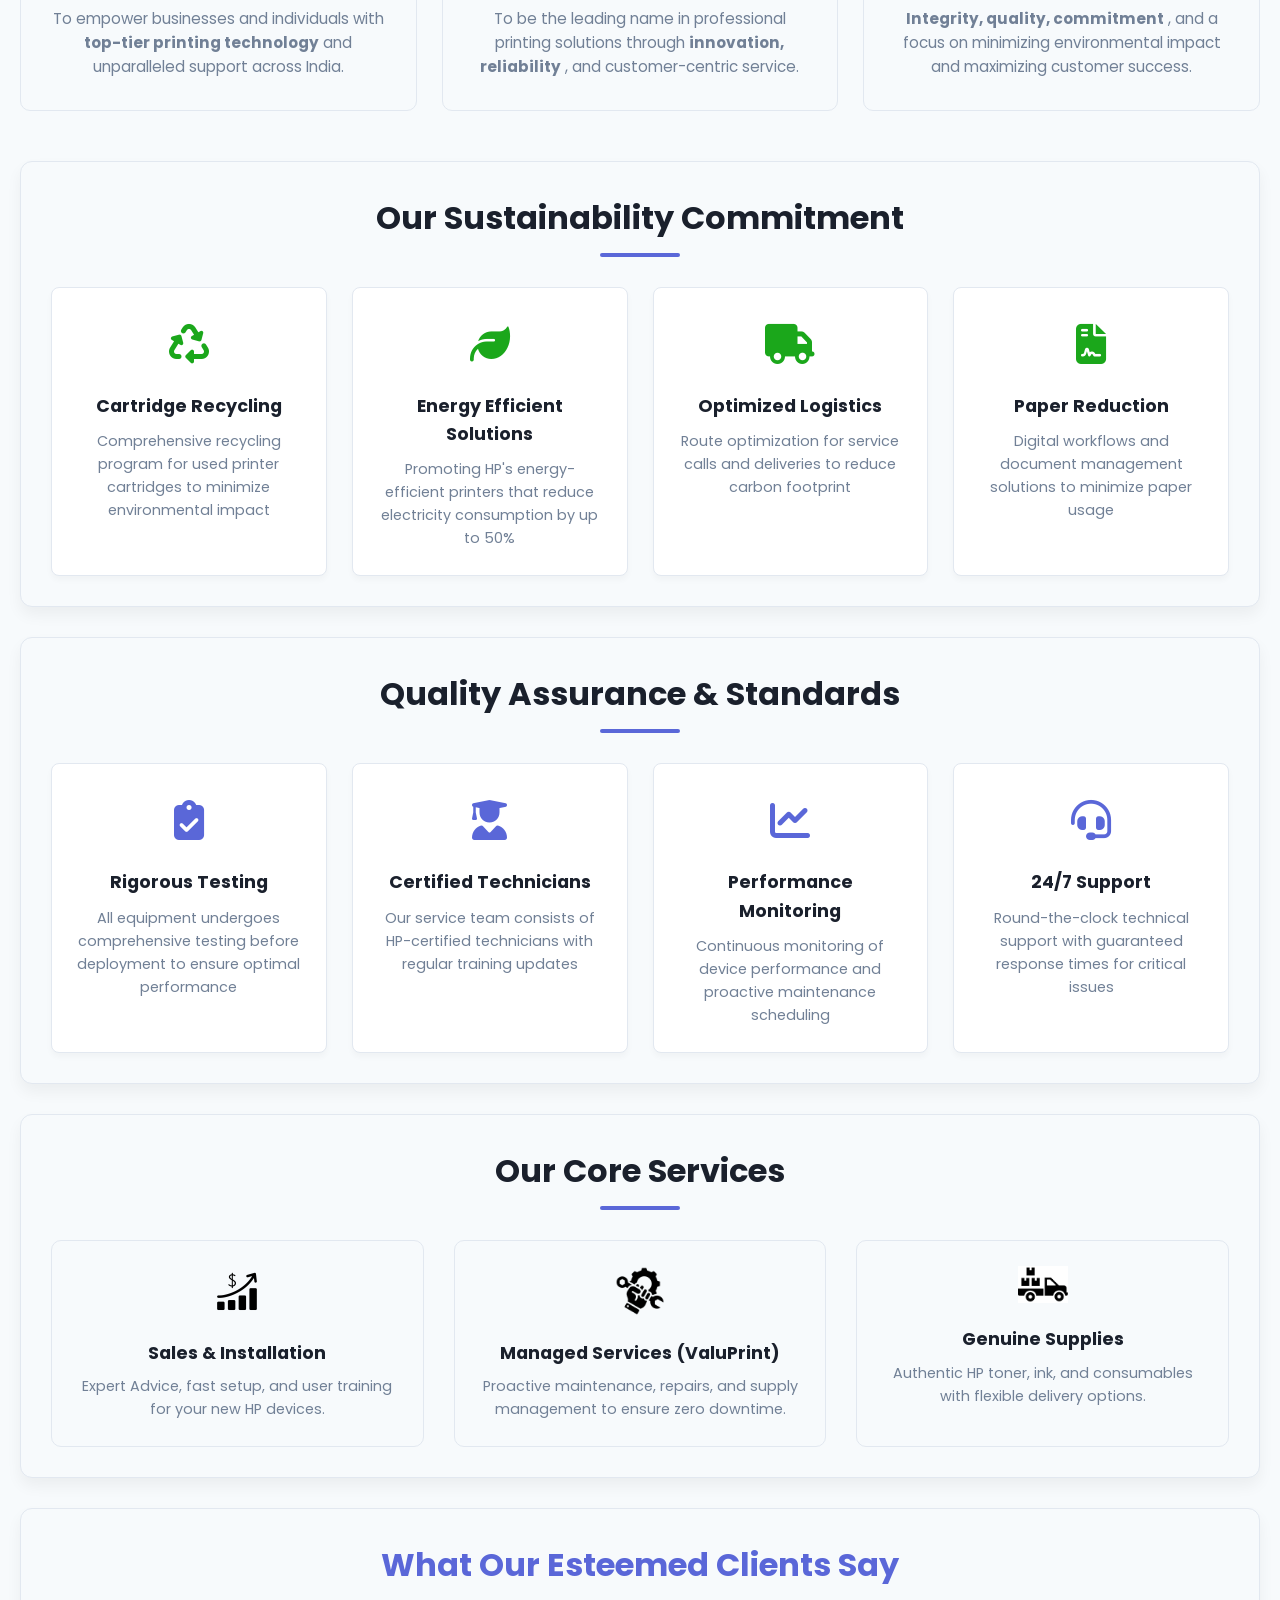
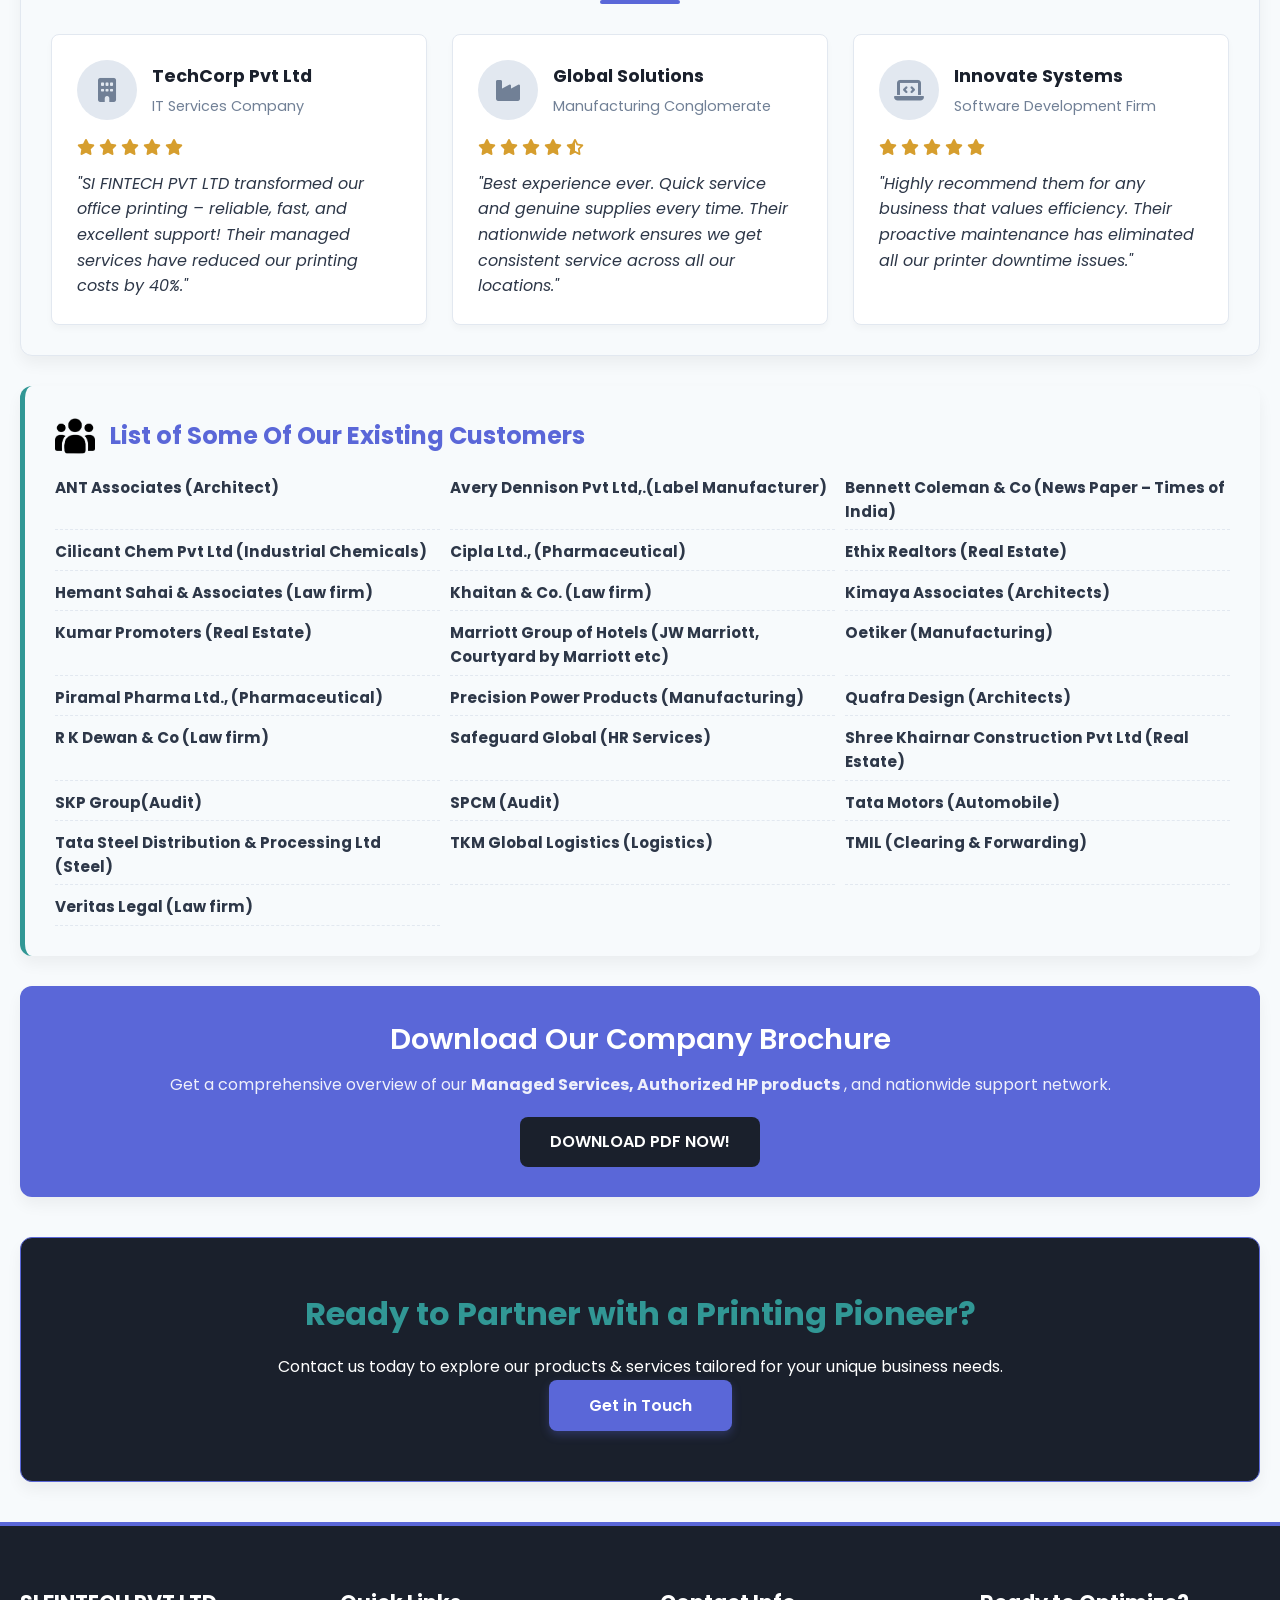
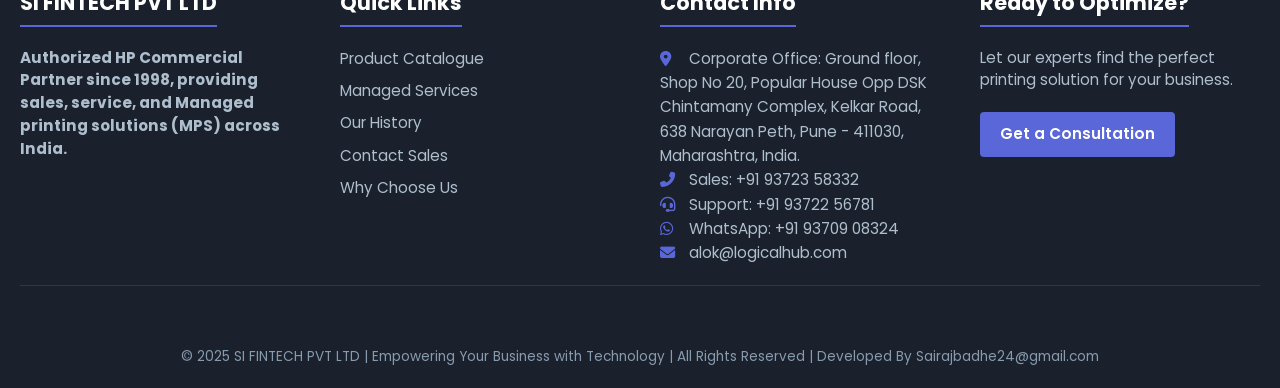
<file: about.html>
<!DOCTYPE html>
<html lang="en">

<head>
    <meta charset="utf-8" />
    <meta name="viewport" content="width=device-width, initial-scale=1" />
    <title>About Us - SI FINTECH PVT LTD</title>

    <link rel="stylesheet" href="https://cdnjs.cloudflare.com/ajax/libs/font-awesome/6.4.0/css/all.min.css">
    <link rel="preconnect" href="https://fonts.googleapis.com">
    <link rel="preconnect" href="https://fonts.gstatic.com" crossorigin>
    
    <link href="https://fonts.googleapis.com/css2?family=Poppins:wght@300;400;500;600;700&display=swap"
        rel="stylesheet">

    <style>
        /* =======================================
           Global/Design Variables (Updated Professional Palette)
           ======================================= */
        :root {
            --primary-blue: #0078D4;
            /* Deep HP/Microsoft Blue (Action, Focus) - KEEPING HEADER COLORS */
            --secondary-navy: #0B2B4A;
            /* Dark Navy (Headings, Footer, Authority) - KEEPING HEADER COLORS */
            --accent-sky: #2FB8FF;
            /* Bright Sky Blue (Hover, Highlight) - KEEPING HEADER COLORS */
            --accent-red: #e63946;
            /* Added for support link consistency */

            /* NEW PROFESSIONAL COLOR SYSTEM */
            --corporate-gray-900: #1a202c;
            /* Dark charcoal for headings */
            --corporate-gray-700: #2d3748;
            /* Medium charcoal for subheadings */
            --corporate-gray-500: #718096;
            /* Medium gray for body text */
            --corporate-gray-300: #e2e8f0;
            /* Light gray for backgrounds */
            --corporate-gray-100: #f7fafc;
            /* Very light gray for card backgrounds */
           
            --accent-slate: #4a5568;
            /* Slate for borders and subtle elements */
            --accent-teal: #319795;
            /* Professional teal for highlights */
            --accent-indigo: #5a67d8;
            /* Professional indigo for CTAs */
            --accent-amber: #d69e2e;
            /* Warm amber for accents */

            --shadow-subtle: 0 4px 6px rgba(0, 0, 0, 0.03);
            --shadow-card: 0 8px 15px rgba(0, 0, 0, 0.05);
            --header-gradient: linear-gradient(45deg, #121521, #38476b, #b6192e, #ffc1ac);
            /* KEEPING HEADER GRADIENT */
            --text-color: var(--text-dark);
        }

        /* Base and Layout Reset */
        * {
            box-sizing: border-box;
            margin: 0;
            padding: 0;
        }

        body {
            font-family: 'Poppins', sans-serif;
            color: var(--corporate-gray-700);
            line-height: 1.6;
            background: var(--corporate-gray-100);
            display: flex;
            flex-direction: column;
            min-height: 100vh;
            overflow-x: hidden;
        }

        a {
            text-decoration: none;
            color: var(--accent-indigo);
            transition: color 0.2s;
        }

        /* ---------------------------------------
           Header and Navigation (Updated for consistency)
           --------------------------------------- */
        header {
            background: var(--header-gradient);
            color: white;
            padding: 15px 25px;
            /* Reduced padding for compact look */
            border-bottom: 4px solid var(--primary-blue);
            box-shadow: 0 4px 10px rgba(0, 0, 0, 0.2);
            position: relative;
        }

        .header-container {
            max-width: 1280px;
            margin: 0 auto;
            padding: 0 20px;
            display: flex;
            justify-content: space-between;
            align-items: center;
            flex-wrap: wrap;
        }

        .header-content {
            display: flex;
            justify-content: flex-start;
            align-items: center;
            gap: 12px;
        }

        .logo {
            display: flex;
            align-items: center;
            gap: 12px;
        }

        .logo img {
            height: 55px;
            /* Reduced logo size */

            width: auto;
        }

        .header-content h1 {
            font-size: 1.5rem;
            /* Reduced font size */
            font-weight: 700;
            margin: 0;
            letter-spacing: 0.8px;
            text-transform: uppercase;
            font-family: 'Poppins', sans-serif;
        }

        .header-contact {
            display: flex;
            flex-direction: column;
            gap: 5px;
            /* Reduced gap */
            align-items: flex-end;
            font-size: 0.85rem;
            /* Reduced font size */
        }

        .contact-info {
            display: flex;
            align-items: center;
            gap: 8px;
            color: white;
            /* Changed to white for better contrast with dark header */
            transition: color 0.2s;
        }

        .contact-info a {
            color: inherit;
            font-size: 0.95rem;
            /* Reduced font size */
            font-weight: 500;
        }

        .contact-info i {
            font-size: 1.2rem;
            color: var(--accent-sky);
            /* Use accent color for icons */
        }

        .contact-info:hover {
            color: var(--primary-blue);
        }


        nav {
            background: white;
            box-shadow: 0 2px 4px rgba(0, 0, 0, 0.05);
        }

        .nav-container {
            max-width: 1280px;
            margin: 0 auto;
            padding: 0 20px;
            display: flex;
            justify-content: flex-start;
            gap: 40px;
            overflow-x: auto;
        }

        nav a {
            padding: 12px 0;
            /* Reduced padding */
            font-size: 1rem;
            /* Reduced font size */
            color: var(--text-color);
            font-weight: 500;
            transition: color 0.2s, border-bottom 0.2s;
            border-bottom: 3px solid transparent;
            /* Reduced border thickness */
            white-space: nowrap;
        }

        nav a:hover {
            color: var(--primary-blue);
            border-bottom-color: var(--accent-sky);
        }

        nav a.active {
            color: var(--primary-blue);
            border-bottom-color: var(--primary-blue);
            font-weight: 600;
        }

        .support-link {
            margin-left: auto;
            background: var(--accent-red);
            padding: 8px 15px !important;
            border-radius: 6px;
            border-bottom: none !important;
            font-weight: 600;
            align-self: center;
            /* Align with nav links */
            color: white !important;
        }

        .support-link:hover {
            background: #c1121f;
            color: white !important;
            transform: translateY(-1px);
        }

        /* ---------------------------------------
           Floating Support & Back to Top (Added)
           --------------------------------------- */
        .floating-support {
            position: fixed;
            bottom: 30px;
            right: 30px;
            z-index: 1000;
            display: flex;
            flex-direction: column;
            align-items: flex-end;
            gap: 10px;
        }

        .support-icon-float {
            border: none;
            width: 55px;
            height: 55px;
            background: var(--accent-red);
            border-radius: 50%;
            display: flex;
            align-items: center;
            justify-content: center;
            color: white;
            font-size: 1.4rem;
            cursor: pointer;
            box-shadow: 0 4px 15px rgba(0, 0, 0, 0.2);
            transition: all 0.3s;
        }

        .support-icon-float:hover {
            transform: scale(1.05);
        }

        .support-options {
            background: white;
            border-radius: 8px;
            box-shadow: 0 5px 20px rgba(0, 0, 0, 0.15);
            padding: 10px;
            display: none;
            flex-direction: column;
            gap: 8px;
            min-width: 160px;
        }

        .floating-support.active .support-options {
            display: flex;
        }

        .support-option {
            display: flex;
            align-items: center;
            gap: 10px;
            padding: 8px 10px;
            border-radius: 4px;
            color: var(--secondary-navy);
            font-weight: 500;
            transition: background 0.2s;
            font-size: 0.9rem;
        }

        .support-option:hover {
            background: var(--corporate-gray-300);
        }

        .support-option i {
            width: 20px;
            text-align: center;
        }

        .back-to-top {
            position: fixed;
            bottom: 30px;
            right: 30px;
            width: 50px;
            height: 50px;
            background: var(--primary-blue);
            color: white;
            border-radius: 50%;
            display: flex;
            align-items: center;
            justify-content: center;
            cursor: pointer;
            opacity: 0;
            visibility: hidden;
            transition: all 0.3s;
            z-index: 999;
            box-shadow: 0 4px 10px rgba(0, 0, 0, 0.2);
        }

        .back-to-top.visible {
            opacity: 1;
            visibility: visible;
            bottom: 90px;
        }

        .floating-support.active+.back-to-top.visible {
            bottom: 200px;
        }

        .back-to-top:hover {
            background: var(--secondary-navy);
            transform: translateY(-2px);
        }

        /* ---------------------------------------
           Main Content Area (UPDATED COLORS)
           --------------------------------------- */
        .about-container {
            max-width: 1280px;
            margin: 40px auto;
            padding: 0 20px;
            flex-grow: 1;
        }

        /* Hero Section */
        .about-hero {
            background: var(--corporate-gray-900);
            color: #fff;
            padding: 60px 20px;
            border-radius: 12px;
            margin-bottom: 40px;
            text-align: center;
            box-shadow: var(--shadow-card);
            border-top: 5px solid var(--accent-indigo);
        }

        .about-hero img {
            height: 80px;
            margin: 15px 0 20px;
            filter: drop-shadow(0 0 5px rgba(255, 255, 255, 0.5));
        }

        .about-hero h2 {
            font-size: 3rem;
            margin: 0 0 5px;
            font-weight: 700;
            color: var(--accent-teal);
        }

        .about-hero p {
            font-size: 1.2rem;
            font-weight: 400;
            max-width: 800px;
            margin: 0 auto;
            opacity: 0.9;
        }

        /* General Content Sections */
        .content-block {
            padding: 30px;
            margin-bottom: 30px;
            background: var(--corporate-gray-100);
            border-radius: 12px;
            box-shadow: var(--shadow-card);
            border: 1px solid var(--corporate-gray-300);
        }

        .content-block h3 {
            font-size: 2rem;
            color: var(--corporate-gray-900);
            text-align: center;
            margin-bottom: 30px;
            position: relative;
            font-weight: 700;
        }

        .content-block h3::after {
            content: "";
            width: 80px;
            height: 4px;
            background: var(--accent-indigo);
            display: block;
            margin: 10px auto 0;
            border-radius: 2px;
        }

        /* Story Section with Image */
        .story-section p {
            font-size: 1rem;
            line-height: 1.7;
            text-align: justify;
            color: var(--corporate-gray-700);
        }

        .about-image {
            float: right;
            margin: 0 0 20px 30px;
            width: 45%;
            max-width: 450px;
            border-radius: 8px;
            box-shadow: var(--shadow-card);
            object-fit: cover;
        }

        .story-section::after {
            content: "";
            display: table;
            clear: both;
        }

        /* Locations and Warehouse Section */
        .warehouse img {
            max-width: 90%;
            height: auto;
            border-radius: 8px;
            display: block;
            margin: 0 auto 30px;
            box-shadow: var(--shadow-card);
        }

        .locations-grid {
            display: grid;
            grid-template-columns: repeat(auto-fit, minmax(200px, 1fr));
            gap: 15px 30px;
            margin-top: 20px;
            list-style: none;
            padding: 0;
        }

        .locations-grid li {
            font-size: 0.95rem;
            font-weight: 500;
            color: var(--corporate-gray-700);
            padding-left: 20px;
            position: relative;
        }

        .locations-grid li::before {
            content: "📍";
            position: absolute;
            left: 0;
            font-size: 18px;
            line-height: 1;
        }

        /* Mission & Values */
        .mission-values-container {
            display: grid;
            grid-template-columns: repeat(auto-fit, minmax(280px, 1fr));
            gap: 25px;
            margin: 0 auto 50px;
            text-align: center;
        }

        .value-card {
            padding: 30px;
            border-radius: 10px;
            background: var(--corporate-gray-100);
            transition: transform 0.3s ease, box-shadow 0.3s ease;
            border-left: 5px solid var(--accent-indigo);
            border: 1px solid var(--corporate-gray-300);
        }

        .value-card:hover {
            transform: translateY(-6px);
            box-shadow: 0 10px 20px rgba(90, 103, 216, 0.1);
        }

        .value-card h4 {
            font-size: 1.3rem;
            margin-bottom: 12px;
            color: var(--accent-indigo);
            font-weight: 700;
        }

        .value-card p {
            color: var(--corporate-gray-500);
            font-size: 0.95rem;
        }

        /* Services Grid */
        .services-grid {
            display: flex;
            justify-content: center;
            flex-wrap: wrap;
            gap: 30px;
            margin-top: 30px;
        }

        .service-card {
            flex: 1 1 280px;
            background: var(--corporate-gray-100);
            padding: 25px;
            border-radius: 10px;
            text-align: center;
            transition: 0.3s;
            border: 1px solid var(--corporate-gray-300);
        }

        .service-card:hover {
            background: white;
            box-shadow: 0 4px 15px rgba(0, 0, 0, 0.08);
            transform: translateY(-5px);
        }

        .service-icon img {
            width: 50px;
            margin-bottom: 15px;
        }

        .service-card strong {
            display: block;
            font-size: 1.1rem;
            color: var(--corporate-gray-900);
            margin-bottom: 8px;
        }

        .service-card p {
            font-size: 0.9rem;
            color: var(--corporate-gray-500);
        }

        /* Testimonials */
        .testimonials h3 {
            color: var(--accent-indigo);
        }

        .testimonial-grid {
            display: grid;
            grid-template-columns: repeat(auto-fit, minmax(300px, 1fr));
            gap: 25px;
            justify-content: center;
            margin-top: 30px;
        }

        .testimonial-card {
            background: var(--corporate-gray-100);
            padding: 25px;
            border-radius: 10px;
            box-shadow: var(--shadow-subtle);
            font-style: italic;
            transition: 0.3s;
            border: 1px solid var(--corporate-gray-300);
            color: var(--corporate-gray-500);
            font-size: 0.95rem;
        }

        .testimonial-card:hover {
            transform: translateY(-5px);
            border-color: var(--accent-indigo);
        }

        .testimonial-card strong {
            display: block;
            font-size: 1rem;
            margin-top: 15px;
            color: var(--corporate-gray-900);
            font-style: normal;
        }

        /* Customer List */
        .Existing-customers {
            padding: 30px;
            background: var(--corporate-gray-100);
            border-radius: 12px;
            box-shadow: var(--shadow-card);
            margin-bottom: 30px;
            border-left: 5px solid var(--accent-teal);
        }

        .Existing-customers h3 {
            display: flex;
            align-items: center;
            font-size: 1.5rem;
            color: var(--accent-indigo);
            margin-bottom: 20px;
        }

        .Existing-customers .customer-icon {
            height: 40px;
            width: auto;
            margin-right: 15px;
            filter: grayscale(100%);
        }

        .Existing-customers ul {
            list-style: none;
            padding: 0;
            display: grid;
            grid-template-columns: repeat(auto-fit, minmax(300px, 1fr));
            gap: 10px;
        }

        .Existing-customers li {
            font-size: 0.95rem;
            color: var(--corporate-gray-700);
            border-bottom: 1px dashed var(--corporate-gray-300);
            padding-bottom: 5px;
        }

        /* Brochure Download Section */
        .brochure-download {
            background: var(--accent-indigo);
            color: white;
            padding: 30px 25px;
            text-align: center;
            border-radius: 12px;
            margin-bottom: 40px;
            box-shadow: var(--shadow-card);
        }

        .brochure-download h3 {
            font-size: 1.8rem;
            margin-bottom: 10px;
            color: white;
            font-weight: 600;
        }

        .brochure-download p {
            margin-bottom: 20px;
            font-size: 1rem;
            opacity: 0.9;
        }

        .brochure-download .btn-download {
            display: inline-flex;
            align-items: center;
            gap: 10px;
            background: var(--corporate-gray-900);
            color: white;
            padding: 12px 30px;
            border-radius: 8px;
            font-weight: 600;
            transition: 0.3s;
            text-transform: uppercase;
        }

        .brochure-download .btn-download i {
            font-size: 1.1rem;
        }

        .brochure-download .btn-download:hover {
            background: var(--corporate-gray-700);
            transform: translateY(-2px);
        }

        /* CTA Banner */
        .cta-banner {
            background: var(--corporate-gray-900);
            color: #fff;
            padding: 50px 25px;
            text-align: center;
            border-radius: 12px;
            margin-top: 40px;
            box-shadow: var(--shadow-card);
            border: 1px solid var(--accent-indigo);
        }

        .cta-banner h3 {
            font-size: 2rem;
            margin-bottom: 15px;
            color: var(--accent-teal);
        }

        .cta-banner a {
            display: inline-block;
            background: var(--accent-indigo);
            color: #fff;
            padding: 13px 40px;
            border-radius: 8px;
            font-weight: 600;
            transition: 0.3s;
            box-shadow: 0 4px 10px rgba(90, 103, 216, 0.3);
        }

        .cta-banner a:hover {
            background: var(--accent-teal);
            transform: translateY(-2px);
            box-shadow: 0 8px 20px rgba(49, 151, 149, 0.4);
        }

        /* NEW SECTIONS - ADDED PROFESSIONAL FEATURES */

        /* Leadership Team Section */
        .leadership-team {
            display: grid;
            grid-template-columns: repeat(auto-fit, minmax(280px, 1fr));
            gap: 30px;
            margin-top: 30px;
        }

        .team-member {
            background: var(--corporate-gray-100);
            border-radius: 12px;
            overflow: hidden;
            box-shadow: var(--shadow-card);
            transition: transform 0.3s ease;
            border: 1px solid var(--corporate-gray-300);
        }

        .team-member:hover {
            transform: translateY(-5px);
        }

        .member-photo {
            height: 200px;
            width: 100%;
            background-color: var(--corporate-gray-300);
            display: flex;
            align-items: center;
            justify-content: center;
            color: var(--corporate-gray-500);
            font-size: 4rem;
        }

        .member-info {
            padding: 20px;
        }

        .member-info h4 {
            color: var(--corporate-gray-900);
            margin-bottom: 5px;
            font-size: 1.2rem;
        }

        .member-info .position {
            color: var(--accent-indigo);
            font-weight: 600;
            margin-bottom: 10px;
            font-size: 0.9rem;
        }

        .member-info p {
            color: var(--corporate-gray-500);
            font-size: 0.9rem;
            line-height: 1.5;
        }

        /* Timeline Section */
        .timeline {
            position: relative;
            max-width: 1000px;
            margin: 40px auto;
        }

        .timeline::after {
            content: '';
            position: absolute;
            width: 6px;
            background-color: var(--accent-indigo);
            top: 0;
            bottom: 0;
            left: 50%;
            margin-left: -3px;
            border-radius: 3px;
        }

        .timeline-item {
            padding: 10px 40px;
            position: relative;
            width: 50%;
            box-sizing: border-box;
        }

        .timeline-item:nth-child(odd) {
            left: 0;
        }

        .timeline-item:nth-child(even) {
            left: 50%;
        }

        .timeline-content {
            padding: 20px 30px;
            background-color: white;
            position: relative;
            border-radius: 6px;
            box-shadow: var(--shadow-card);
            border-left: 4px solid var(--accent-indigo);
        }

        .timeline-item:nth-child(even) .timeline-content {
            border-left: none;
            border-right: 4px solid var(--accent-indigo);
        }

        .timeline-year {
            font-weight: 700;
            color: var(--accent-indigo);
            margin-bottom: 5px;
        }

        .timeline-item::after {
            content: '';
            position: absolute;
            width: 25px;
            height: 25px;
            right: -13px;
            background-color: white;
            border: 4px solid var(--accent-indigo);
            top: 15px;
            border-radius: 50%;
            z-index: 1;
        }

        .timeline-item:nth-child(even)::after {
            left: -12px;
        }

        /* Certifications Section */
        .certifications-grid {
            display: grid;
            grid-template-columns: repeat(auto-fit, minmax(200px, 1fr));
            gap: 20px;
            margin-top: 30px;
        }

        .certification-item {
            background: white;
            border-radius: 8px;
            padding: 20px;
            text-align: center;
            box-shadow: var(--shadow-subtle);
            transition: transform 0.3s ease;
            border: 1px solid var(--corporate-gray-300);
        }

        .certification-item:hover {
            transform: translateY(-5px);
        }

        .cert-logo {
            height: 80px;
            display: flex;
            align-items: center;
            justify-content: center;
            margin-bottom: 15px;
            color: var(--accent-indigo);
            font-size: 2.5rem;
        }

        .certification-item h4 {
            color: var(--corporate-gray-900);
            margin-bottom: 5px;
            font-size: 1rem;
        }

        .certification-item p {
            color: var(--corporate-gray-500);
            font-size: 0.85rem;
        }

        /* Awards Section */
        .awards-container {
            display: grid;
            grid-template-columns: repeat(auto-fit, minmax(250px, 1fr));
            gap: 25px;
            margin-top: 30px;
        }

        .award-card {
            background: white;
            border-radius: 8px;
            padding: 25px;
            text-align: center;
            box-shadow: var(--shadow-subtle);
            transition: transform 0.3s ease;
            border: 1px solid var(--corporate-gray-300);
        }

        .award-card:hover {
            transform: translateY(-5px);
        }

        .award-icon {
            font-size: 2.5rem;
            color: var(--accent-amber);
            margin-bottom: 15px;
        }

        .award-card h4 {
            color: var(--corporate-gray-900);
            margin-bottom: 10px;
            font-size: 1.1rem;
        }

        .award-card p {
            color: var(--corporate-gray-500);
            font-size: 0.9rem;
        }

        /* Sustainability Section */
        .sustainability-grid {
            display: grid;
            grid-template-columns: repeat(auto-fit, minmax(250px, 1fr));
            gap: 25px;
            margin-top: 30px;
        }

        .sustainability-item {
            background: white;
            border-radius: 8px;
            padding: 25px;
            text-align: center;
            box-shadow: var(--shadow-subtle);
            transition: transform 0.3s ease;
            border: 1px solid var(--corporate-gray-300);
        }

        .sustainability-item:hover {
            transform: translateY(-5px);
        }

        .sustainability-icon {
            font-size: 2.5rem;
            color: rgb(27, 167, 27);
            margin-bottom: 15px;
        }

        .sustainability-item h4 {
            color: var(--corporate-gray-900);
            margin-bottom: 10px;
            font-size: 1.1rem;
        }

        .sustainability-item p {
            color: var(--corporate-gray-500);
            font-size: 0.9rem;
        }

        /* Quality Assurance Section */
        .quality-grid {
            display: grid;
            grid-template-columns: repeat(auto-fit, minmax(250px, 1fr));
            gap: 25px;
            margin-top: 30px;
        }

        .quality-item {
            background: white;
            border-radius: 8px;
            padding: 25px;
            text-align: center;
            box-shadow: var(--shadow-subtle);
            transition: transform 0.3s ease;
            border: 1px solid var(--corporate-gray-300);
        }

        .quality-item:hover {
            transform: translateY(-5px);
        }

        .quality-icon {
            font-size: 2.5rem;
            color: var(--accent-indigo);
            margin-bottom: 15px;
        }

        .quality-item h4 {
            color: var(--corporate-gray-900);
            margin-bottom: 10px;
            font-size: 1.1rem;
        }

        .quality-item p {
            color: var(--corporate-gray-500);
            font-size: 0.9rem;
        }

        /* Enhanced Testimonials */
        .enhanced-testimonials {
            display: grid;
            grid-template-columns: repeat(auto-fit, minmax(300px, 1fr));
            gap: 25px;
            margin-top: 30px;
        }

        .enhanced-testimonial {
            background: white;
            border-radius: 8px;
            padding: 25px;
            box-shadow: var(--shadow-subtle);
            transition: transform 0.3s ease;
            border: 1px solid var(--corporate-gray-300);
        }

        .enhanced-testimonial:hover {
            transform: translateY(-5px);
        }

        .testimonial-header {
            display: flex;
            align-items: center;
            margin-bottom: 15px;
        }

        .client-logo {
            width: 60px;
            height: 60px;
            background-color: var(--corporate-gray-300);
            border-radius: 50%;
            display: flex;
            align-items: center;
            justify-content: center;
            margin-right: 15px;
            color: var(--corporate-gray-500);
            font-size: 1.5rem;
        }

        .client-info h4 {
            color: var(--corporate-gray-900);
            margin-bottom: 5px;
            font-size: 1.1rem;
        }

        .client-info p {
            color: var(--corporate-gray-500);
            font-size: 0.9rem;
        }

        .testimonial-rating {
            color: var(--accent-amber);
            margin-bottom: 10px;
        }

        .testimonial-text {
            color: var(--corporate-gray-700);
            font-style: italic;
            line-height: 1.6;
        }

        /* ---------------------------------------
           Footer (Updated with new color system)
           --------------------------------------- */
        .main-footer {
            background: var(--corporate-gray-900);
            color: #aebecd;
            padding: 60px 20px 0;
            font-size: 0.95rem;
            border-top: 4px solid var(--accent-indigo);
        }

        .footer-container {
            max-width: 1280px;
            margin: 0 auto 40px;
            display: grid;
            grid-template-columns: repeat(auto-fit, minmax(250px, 1fr));
            gap: 40px;
            padding-bottom: 20px;
            border-bottom: 1px solid rgba(255, 255, 255, 0.1);
        }

        .footer-column h4 {
            font-size: 1.3rem;
            color: white;
            margin-bottom: 20px;
            font-weight: 700;
            border-bottom: 2px solid var(--accent-indigo);
            padding-bottom: 5px;
            display: inline-block;
        }

        .footer-column p {
            margin-bottom: 10px;
            line-height: 1.5;
        }

        .footer-links ul {
            list-style: none;
        }

        .footer-links li {
            margin-bottom: 8px;
        }

        .footer-links a,
        .footer-contact a {
            color: #aebecd;
            transition: color 0.2s;
        }

        .footer-links a:hover,
        .footer-contact a:hover {
            color: var(--accent-teal);
        }

        .footer-contact i {
            color: var(--accent-indigo);
            margin-right: 10px;
            width: 15px;
        }

        .social-links {
            margin-top: 20px;
            display: flex;
            gap: 15px;
        }

        .social-links a {
            font-size: 1.5rem;
            color: white;
            transition: color 0.3s;
        }

        .social-links a:hover {
            color: var(--accent-teal);
        }

        .btn-footer-cta {
            display: inline-block;
            background-color: var(--accent-indigo);
            color: white;
            padding: 10px 20px;
            border-radius: 4px;
            font-weight: 600;
            margin-top: 10px;
            transition: background 0.3s;
        }

        .btn-footer-cta:hover {
            background-color: var(--accent-teal);
        }

        .footer-bottom {
            text-align: center;
            padding: 20px 20px;
            font-size: 0.85rem;
            color: #889aad;
        }

        /* ---------------------------------------
           Responsive Design
           --------------------------------------- */
        @media (max-width: 1200px) {
            .footer-content {
                grid-template-columns: repeat(2, 1fr);
            }
        }

        @media (max-width: 992px) {
            .about-image {
                float: none;
                width: 100%;
                margin: 0 0 20px 0;
                max-width: 100%;
            }

            .testimonial-grid {
                grid-template-columns: 1fr;
            }

            .header-container {
                flex-direction: column;
                align-items: flex-start;
            }

            .header-content h1 {
                font-size: 1.7rem;
            }

            .header-contact {
                width: 100%;
                align-items: flex-start;
                margin-top: 15px;
            }

            /* Timeline Responsive */
            .timeline::after {
                left: 31px;
            }

            .timeline-item {
                width: 100%;
                padding-left: 70px;
                padding-right: 25px;
            }

            .timeline-item:nth-child(even) {
                left: 0;
            }

            .timeline-item::after {
                left: 18px;
            }

            .timeline-item:nth-child(even)::after {
                left: 18px;
            }
        }

        @media (max-width: 768px) {
            .header-container {
                align-items: center;
            }

            .header-content h1 {
                font-size: 1.5rem;
                text-align: center;
            }

            .logo img {
                height: 50px;
                margin-top: 0;
            }

            .header-contact {
                align-items: center;
                text-align: center;
                width: 100%;
            }

            .contact-info {
                flex-wrap: wrap;
                justify-content: center;
                text-align: center;
            }

            .contact-info a {
                overflow-wrap: anywhere;
                word-break: break-word;
            }

            .nav-container {
                flex-wrap: nowrap;
                overflow-x: auto;
                gap: 20px;
            }

            .about-hero h2 {
                font-size: 2.5rem;
            }

            .about-hero p {
                font-size: 1rem;
            }

            .content-block h3 {
                font-size: 1.7rem;
            }

            .content-block {
                padding: 20px;
            }

            .services-grid {
                gap: 15px;
            }

            .Existing-customers ul {
                grid-template-columns: 1fr;
            }

            .footer-content {
                grid-template-columns: 1fr;
                text-align: center;
            }

            .footer-col h4 {
                margin: 0 auto 20px;
            }

            .footer-contact-item {
                justify-content: center;
            }

            .social-icons {
                text-align: center;
            }

            .brochure-download .btn-download {
                width: 100%;
                justify-content: center;
            }

            .floating-support,
            .back-to-top {
                right: 12px;
                bottom: 16px;
            }
        }
    </style>
</head>

<body>
    <header>
        <div class="header-container">
            <div class="header-content">
                <div class="logo">
                    <img src="SI FINTECH LTD Logo Design.png" alt="SI Fintech Logo">
                </div>
                <h1>SI FINTECH PVT LTD</h1>
            </div>
            <div class="header-contact">
                <div class="contact-info">
                    <i class="fas fa-phone-alt"></i>
                    <a href="tel:+919372358332">Sales: +91 93723 58332</a>
                </div>
                <div class="contact-info">
                    <i class="fas fa-headset"></i>
                    <a href="tel:+919372256781">Support: +91 93722 56781</a>
                </div>
                <div class="contact-info">
                    <i class="fas fa-envelope"></i>
                    <a href="mailto:alok@logicalhub.com">alok@logicalhub.com</a>
                </div>
            </div>
        </div>
    </header>
    <nav>
        <div class="nav-container">
            <a href="index.html">Home</a>
            <a href="products.html">Products</a>
            <a href="about.html" class="active">About Us</a>
            <a href="Services.html">Services</a>
            <a href="unique.html">Why Choose Us</a>
            <a href="contact.html">Contact Us</a>
            <a href="support.html" class="support-link"><i class="fas fa-headset"></i> Support</a>
        </div>
    </nav>

    <div class="about-container">

        <section class="about-hero">
            <h2>ABOUT SI FINTECH PVT LTD</h2>
            <img src="SI FINTECH LTD Logo Design.png" alt="SI Fintech Logo">
            <p>Your trusted partner for professional printing solutions, delivering reliability, efficiency, and
                support since 1998.</p>
        </section>

        <section class="content-block story-section">
            <h3>Our Story</h3>
            <img src="about-page-photos/about1.png" alt="High quality printing" class="about-image">
            <p><b>SI FINTECH PVT LTD</b> is a leading provider of professional printing solutions for businesses and
                individuals. With a focus on <b>reliability, efficiency, and exceptional customer support</b>. SI
                Fintech
                Pvt. Ltd. is an authorized HP sales & service partner for printers, scanners, plotters, copiers, and
                consumables. We have been providing <b>ValuPrint (Managed Printing Services)</b>—an opportunity to
                reduce
                cost, headaches, and electricity consumption—across the country since <b>1998</b>.</p>
            <p>We were among the pioneers who started the Managed Printing Services industry in India. We proudly
                provide services to our customers across the country in locations ranging from Tezpur in the North East
                to Jamnagar in the West, and from Pathankot in the North to Kanyakumari in the South. We serve clients
                in very tough, remote, and demanding locations like Mines (Ghatotand, Noamundi, etc.) and Plant Cities
                (Bhadravati, Burnpur, etc.), ensuring <b>unparalleled business continuity.</b></p>
        </section>
       
        <section class="content-block">
            <h3>Our Leadership Team</h3>
            <div class="leadership-team">
                <div class="team-member">
                    <div class="member-photo">
                        <i class="fas fa-user"></i>
                    </div>
                    <div class="member-info">
                        <h4>Alok Dugar</h4>
                        <div class="position">Founder & CEO</div>
                        <p>With over 25 years of experience in the printing industry, Alok Sir has pioneered managed
                            printing services in India and built SI FINTECH into a nationally recognized brand.</p>
                    </div>
                </div>
                <div class="team-member">
                    <div class="member-photo">
                        <i class="fas fa-user"></i>
                    </div>
                    <div class="member-info">
                        <h4>Pramod saini</h4>
                        <div class="position">Chief Operations Officer</div>
                        <p>Pramod Sir oversees our nationwide service network, ensuring seamless operations and
                            exceptional customer experience across all 80+ locations.</p>
                    </div>
                </div>
                <div class="team-member">
                    <div class="member-photo">
                        <i class="fas fa-user"></i>
                    </div>
                    <div class="member-info">
                        <h4>Jitendra Mahajan </h4>
                        <div class="position">Technical Director</div>
                        <p>Jitendra Sir leads our technical team, driving innovation in printing solutions and ensuring
                            our clients benefit from the latest HP technologies.</p>
                    </div>
                </div>
                <div class="team-member">
                    <div class="member-photo">
                        <i class="fas fa-user"></i>
                    </div>
                    <div class="member-info">
                        <h4>Sujay Jadhav </h4>
                        <div class="position">Monitoring Stock</div>
                        <p>Sujay Sir Monitors & Manage all products stock</p>
                    </div>
                </div>
                <div class="team-member">
                    <div class="member-photo">
                        <i class="fas fa-user"></i>
                    </div>
                    <div class="member-info">                        
                        <h4>Neeta Mam </h4>
                        <div class="position">Biling</div>
                        
                    
                    </div>
                </div>
               <div class="team-member">
                    <div class="member-photo">
                        <i class="fas fa-user"></i>
                    </div>
                    <div class="member-info">
                        <h4>Namrata Mam</h4>
                        <div class="position">Biling</div>
                        
                    </div>
                </div>
                <div class="team-member">
                    <div class="member-photo">
                        <i class="fas fa-user"></i>
                    </div>
                    <div class="member-info">
                        <h4>Sanika Mam</h4>
                        <div class="position">Sales</div>
                        
                    </div>
                </div>
                <div class="team-member">
                    <div class="member-photo">
                        <i class="fas fa-user"></i>
                    </div>
                    <div class="member-info">
                        <h4>Vinod Gaikwad</h4>
                        <div class="position">Stock Management</div>
                        
                    </div>
                </div>
                

            </div>
        </section>

        <section class="content-block">
            <h3>Our Journey & Milestones</h3>
            <div class="timeline">
                <div class="timeline-item">
                    <div class="timeline-content">
                        <div class="timeline-year">1998</div>
                        <p>Founded SI FINTECH PVT LTD with a vision to revolutionize printing services in India</p>
                    </div>
                </div>
                <div class="timeline-item">
                    <div class="timeline-content">
                        <div class="timeline-year">2003</div>
                        <p>Became an authorized HP partner, expanding our service portfolio</p>
                    </div>
                </div>
                <div class="timeline-item">
                    <div class="timeline-content">
                        <div class="timeline-year">2008</div>
                        <p>Launched ValuPrint - India's first comprehensive Managed Printing Service</p>
                    </div>
                </div>
                <div class="timeline-item">
                    <div class="timeline-content">
                        <div class="timeline-year">2015</div>
                        <p>Expanded service network to 50+ cities across India</p>
                    </div>
                </div>
                <div class="timeline-item">
                    <div class="timeline-content">
                        <div class="timeline-year">2020</div>
                        <p>Reached 80+ service locations and 500+ corporate clients nationwide</p>
                    </div>
                </div>
                <div class="timeline-item">
                    <div class="timeline-content">
                        <div class="timeline-year">2023</div>
                        <p>Achieved HP Platinum Partner status, the highest certification level</p>
                    </div>
                </div>
            </div>
        </section>

        <section class="content-block warehouse">
            <h3>Our Locations & Service Network</h3>
            <img src="about-page-photos/Our Warehouses.png" alt="India map" class="warehouse-map">
            <p style="text-align:center; color: var(--accent-indigo); font-weight: 600;">We offer reliable, on-site
                support in 80+ cities across India.</p>
            <ul class="locations-grid">
                <li><strong>Agra</strong></li>
                <li><strong>Ahmedabad</strong></li>
                <li><strong>Ahmednagar</strong></li>
                <li><strong>Allahabad</strong></li>
                <li><strong>Amritsar</strong></li>
                <li><strong>Angul</strong></li>
                <li><strong>Aurangabad</strong></li>
                <li><strong>Balasore</strong></li>
                <li><strong>Bangalore</strong></li>
                <li><strong>Baroda</strong></li>
                <li><strong>Belgaum</strong></li>
                <li><strong>Bellary</strong></li>
                <li><strong>Bhadravati</strong></li>
                <li><strong>Bhilwara</strong></li>
                <li><strong>Bhiwandi</strong></li>
                <li><strong>Bhopal</strong></li>
                <li><strong>Bilaspur</strong></li>
                <li><strong>Bokaro</strong></li>
                <li><strong>Bolangir</strong></li>
                <li><strong>Chandigarh</strong></li>
                <li><strong>Chandrapur</strong></li>
                <li><strong>Chennai</strong></li>
                <li><strong>Cuttack</strong></li>
                <li><strong>Delhi</strong></li>
                <li><strong>Dhanbad</strong></li>
                <li><strong>Durg</strong></li>
                <li><strong>Durgapur</strong></li>
                <li><strong>Faridabad</strong></li>
                <li><strong>Ghaziabad</strong></li>
                <li><strong>Ghatotand</strong></li>
                <li><strong>Goa</strong></li>
                <li><strong>Gurgaon</strong></li>
                <li><strong>Guwahati</strong></li>
                <li><strong>Gwalior</strong></li>
                <li><strong>Hospet</strong></li>
                <li><strong>Hubli</strong></li>
                <li><strong>Hyderabad</strong></li>
                <li><strong>Indore</strong></li>
                <li><strong>Jabalpur</strong></li>
                <li><strong>Jaipur</strong></li>
                <li><strong>Jamshedpur</strong></li>
                <li><strong>Jorhat</strong></li>
                <li><strong>Kanpur</strong></li>
                <li><strong>Katni</strong></li>
                <li><strong>Khopoli</strong></li>
                <li><strong>Kochi</strong></li>
                <li><strong>Kolkata</strong></li>
                <li><strong>Kota</strong></li>
                <li><strong>Lucknow</strong></li>
                <li><strong>Madurai</strong></li>
                <li><strong>Mahad</strong></li>
                <li><strong>Malda</strong></li>
                <li><strong>Mangalore</strong></li>
                <li><strong>Mumbai</strong></li>
                <li><strong>Nagpur</strong></li>
                <li><strong>Nashik</strong></li>
                <li><strong>Nellore</strong></li>
                <li><strong>Noamundi</strong></li>
                <li><strong>Noida</strong></li>
                <li><strong>Pantnagar</strong></li>
                <li><strong>Pathankot</strong></li>
                <li><strong>Patalganga</strong></li>
                <li><strong>Patna</strong></li>
                <li><strong>Pune</strong></li>
                <li><strong>Raipur</strong></li>
                <li><strong>Rampurhat</strong></li>
                <li><strong>Ranchi</strong></li>
                <li><strong>Ratlam</strong></li>
                <li><strong>Rourkela</strong></li>
                <li><strong>Sikkim</strong></li>
                <li><strong>Siliguri</strong></li>
                <li><strong>Solapur</strong></li>
                <li><strong>Surat</strong></li>
                <li><strong>Talcher</strong></li>
                <li><strong>Tirunelveli</strong></li>
                <li><strong>Tirupati</strong></li>
                <li><strong>Varanasi</strong></li>
                <li><strong>Vijayawada</strong></li>
                <li><strong>Vizag</strong></li>
            </ul>
        </section>

        <section class="content-block">
            <h3>Certifications & Partnerships</h3>
            <div class="certifications-grid">
                
                <div class="certification-item">
                    <div class="cert-logo">
                        <i class="fas fa-award"></i>
                    </div>
                    <h4>ISO 9001:2015</h4>
                    <p>Quality Management System Certified</p>
                </div>
                <div class="certification-item">
                    <div class="cert-logo">
                        <i class="fas fa-leaf"></i>
                    </div>
                    <h4>Green Partner</h4>
                    <p>Environmental responsibility certified</p>
                </div>
                <div class="certification-item">
                    <div class="cert-logo">
                        <i class="fas fa-shield-alt"></i>
                    </div>
                    <h4>Data Security Certified</h4>
                    <p>Ensuring client data protection</p>
                </div>
            </div>
        </section>

        <section class="content-block">
            <h3>Industry Recognition & Awards</h3>
            <div class="awards-container">
                <div class="award-card">
                    <div class="award-icon">
                        <i class="fas fa-trophy"></i>
                    </div>
                    <h4>Best Printing Solutions Provider 2022</h4>
                    <p>Awarded by Indian Business Excellence Forum</p>
                </div>
                <div class="award-card">
                    <div class="award-icon">
                        <i class="fas fa-medal"></i>
                    </div>
                    <h4>Customer Service Excellence</h4>
                    <p>Recognized for outstanding client support</p>
                </div>
                <div class="award-card">
                    <div class="award-icon">
                        <i class="fas fa-star"></i>
                    </div>
                    <h4>HP Partner of the Year 2021</h4>
                    <p>Top performing HP partner in India</p>
                </div>
                <div class="award-card">
                    <div class="award-icon">
                        <i class="fas fa-crown"></i>
                    </div>
                    <h4>Innovation in MPS 2020</h4>
                    <p>Pioneering Managed Print Services in India</p>
                </div>
            </div>
        </section>

        <section class="mission-values-container">
            <div class="value-card">
                <h4><i class="fas fa-bullseye"></i> Our Mission</h4>
                <p>To empower businesses and individuals with <b>top-tier printing technology</b> and unparalleled
                    support
                    across India.</p>
            </div>
            <div class="value-card">
                <h4><i class="fas fa-eye"></i> Our Vision</h4>
                <p>To be the leading name in professional printing solutions through <b>innovation, reliability</b> ,
                    and
                    customer-centric service.</p>
            </div>
            <div class="value-card">
                <h4><i class="fas fa-handshake"></i> Our Values</h4>
                <p><b>Integrity, quality, commitment</b> , and a focus on minimizing environmental impact and maximizing
                    customer success.</p>
            </div>
        </section>

        <section class="content-block">
            <h3>Our Sustainability Commitment</h3>
            <div class="sustainability-grid">
                <div class="sustainability-item">
                    <div class="sustainability-icon">
                        <i class="fas fa-recycle"></i>
                    </div>
                    <h4>Cartridge Recycling</h4>
                    <p>Comprehensive recycling program for used printer cartridges to minimize environmental impact</p>
                </div>
                <div class="sustainability-item">
                    <div class="sustainability-icon">
                        <i class="fas fa-leaf"></i>
                    </div>
                    <h4>Energy Efficient Solutions</h4>
                    <p>Promoting HP's energy-efficient printers that reduce electricity consumption by up to 50%</p>
                </div>
                <div class="sustainability-item">
                    <div class="sustainability-icon">
                        <i class="fas fa-truck"></i>
                    </div>
                    <h4>Optimized Logistics</h4>
                    <p>Route optimization for service calls and deliveries to reduce carbon footprint</p>
                </div>
                <div class="sustainability-item">
                    <div class="sustainability-icon">
                        <i class="fas fa-file-contract"></i>
                    </div>
                    <h4>Paper Reduction</h4>
                    <p>Digital workflows and document management solutions to minimize paper usage</p>
                </div>
            </div>
        </section>
        
        <section class="content-block">
            <h3>Quality Assurance & Standards</h3>
            <div class="quality-grid">
                <div class="quality-item">
                    <div class="quality-icon">
                        <i class="fas fa-clipboard-check"></i>
                    </div>
                    <h4>Rigorous Testing</h4>
                    <p>All equipment undergoes comprehensive testing before deployment to ensure optimal performance</p>
                </div>
                <div class="quality-item">
                    <div class="quality-icon">
                        <i class="fas fa-user-graduate"></i>
                    </div>
                    <h4>Certified Technicians</h4>
                    <p>Our service team consists of HP-certified technicians with regular training updates</p>
                </div>
                <div class="quality-item">
                    <div class="quality-icon">
                        <i class="fas fa-chart-line"></i>
                    </div>
                    <h4>Performance Monitoring</h4>
                    <p>Continuous monitoring of device performance and proactive maintenance scheduling</p>
                </div>
                <div class="quality-item">
                    <div class="quality-icon">
                        <i class="fas fa-headset"></i>
                    </div>
                    <h4>24/7 Support</h4>
                    <p>Round-the-clock technical support with guaranteed response times for critical issues</p>
                </div>
            </div>
        </section>

        <section class="content-block">
            <h3>Our Core Services</h3>
            <div class="services-grid">
                <div class="service-card">
                    <div class="service-icon"><img src="about-page-photos/sales-icon.png" alt="Sales Icon"></div>
                    <strong>Sales & Installation</strong>
                    <p>Expert Advice, fast setup, and user training for your new HP devices.</p>
                </div>
                <div class="service-card">
                    <div class="service-icon"><img src="about-page-photos/maintenance-icon.png" alt="Maintenance Icon">
                    </div>
                    <strong>Managed Services (ValuPrint)</strong>
                    <p>Proactive maintenance, repairs, and supply management to ensure zero downtime.</p>
                </div>
                <div class="service-card">
                    <div class="service-icon"><img src="about-page-photos/supplies-icon.png" alt="Supplies Icon"></div>
                    <strong>Genuine Supplies</strong>
                    <p>Authentic HP toner, ink, and consumables with flexible delivery options.</p>
                </div>
            </div>
        </section>

        <section class="content-block testimonials">
            <h3>What Our Esteemed Clients Say</h3>
            <div class="enhanced-testimonials">
                <div class="enhanced-testimonial">
                    <div class="testimonial-header">
                        <div class="client-logo">
                            <i class="fas fa-building"></i>
                        </div>
                        <div class="client-info">
                            <h4>TechCorp Pvt Ltd</h4>
                            <p>IT Services Company</p>
                        </div>
                    </div>
                    <div class="testimonial-rating">
                        <i class="fas fa-star"></i>
                        <i class="fas fa-star"></i>
                        <i class="fas fa-star"></i>
                        <i class="fas fa-star"></i>
                        <i class="fas fa-star"></i>
                    </div>
                    <div class="testimonial-text">
                        "SI FINTECH PVT LTD transformed our office printing – reliable, fast, and excellent support! Their
                        managed services have reduced our printing costs by 40%."
                    </div>
                </div>
                <div class="enhanced-testimonial">
                    <div class="testimonial-header">
                        <div class="client-logo">
                            <i class="fas fa-industry"></i>
                        </div>
                        <div class="client-info">
                            <h4>Global Solutions</h4>
                            <p>Manufacturing Conglomerate</p>
                        </div>
                    </div>
                    <div class="testimonial-rating">
                        <i class="fas fa-star"></i>
                        <i class="fas fa-star"></i>
                        <i class="fas fa-star"></i>
                        <i class="fas fa-star"></i>
                        <i class="fas fa-star-half-alt"></i>
                    </div>
                    <div class="testimonial-text">
                        "Best experience ever. Quick service and genuine supplies every time. Their nationwide network
                        ensures we get consistent service across all our locations."
                    </div>
                </div>
                <div class="enhanced-testimonial">
                    <div class="testimonial-header">
                        <div class="client-logo">
                            <i class="fas fa-laptop-code"></i>
                        </div>
                        <div class="client-info">
                            <h4>Innovate Systems</h4>
                            <p>Software Development Firm</p>
                        </div>
                    </div>
                    <div class="testimonial-rating">
                        <i class="fas fa-star"></i>
                        <i class="fas fa-star"></i>
                        <i class="fas fa-star"></i>
                        <i class="fas fa-star"></i>
                        <i class="fas fa-star"></i>
                    </div>
                    <div class="testimonial-text">
                        "Highly recommend them for any business that values efficiency. Their proactive maintenance has
                        eliminated all our printer downtime issues."
                    </div>
                </div>
            </div>
        </section>

        <div class="Existing-customers">
            <h3>
                <img src="about-page-photos/Customer-removebg-preview.png" alt="Customer-logo" class="customer-icon">
                List of Some Of Our Existing Customers
            </h3>
            <ul>
                <li><strong>ANT Associates (Architect)</strong></li>
                <li><strong>Avery Dennison Pvt Ltd,.(Label Manufacturer)</strong></li>
                <li><strong>Bennett Coleman & Co (News Paper – Times of India)</strong></li>
                <li><strong>Cilicant Chem Pvt Ltd (Industrial Chemicals)</strong></li>
                <li><strong>Cipla Ltd., (Pharmaceutical)</strong></li>
                <li><strong>Ethix Realtors (Real Estate)</strong></li>
                <li><strong>Hemant Sahai & Associates (Law firm)</strong></li>
                <li><strong>Khaitan & Co. (Law firm)</strong></li>
                <li><strong>Kimaya Associates (Architects)</strong></li>
                <li><strong>Kumar Promoters (Real Estate)</strong></li>
                <li><strong>Marriott Group of Hotels (JW Marriott, Courtyard by Marriott etc)</strong></li>
                <li><strong>Oetiker (Manufacturing)</strong></li>
                <li><strong>Piramal Pharma Ltd., (Pharmaceutical)</strong></li>
                <li><strong>Precision Power Products (Manufacturing)</strong></li>
                <li><strong>Quafra Design (Architects)</strong></li>
                <li><strong>R K Dewan & Co (Law firm)</strong></li>
                <li><strong>Safeguard Global (HR Services)</strong></li>
                <li><strong>Shree Khairnar Construction Pvt Ltd (Real Estate)</strong></li>
                <li><strong>SKP Group(Audit)</strong></li>
                <li><strong>SPCM (Audit)</strong></li>
                <li><strong>Tata Motors (Automobile)</strong></li>
                <li><strong>Tata Steel Distribution & Processing Ltd (Steel)</strong></li>
                <li><strong>TKM Global Logistics (Logistics)</strong></li>
                <li><strong>TMIL (Clearing & Forwarding)</strong></li>
                <li><strong>Veritas Legal (Law firm)</strong></li>
            </ul>
        </div>

        <section class="brochure-download">
            <h3>Download Our Company Brochure</h3>
            <p>Get a comprehensive overview of our <b>Managed Services, Authorized HP products</b> , and nationwide
                support network.</p>
            <a href="SIFintechprofile2025+(1).pdf" class="btn-download" download="SIFintechprofile2025+(1).pdf>
                <i class="fas fa-file-pdf"></i> Download PDF Now!
            </a>
        </section>
        <section class="cta-banner">
            <h3>Ready to Partner with a Printing Pioneer?</h3>
            <p>Contact us today to explore our products & services tailored for your unique business needs.</p>
            <a href="contact.html">Get in Touch</a>
        </section>
    </div>

    <footer class="main-footer">
        <div class="footer-container">
            <div class="footer-column footer-about">
                <h4>SI FINTECH PVT LTD</h4>
                <p>
                    <b>Authorized HP Commercial Partner since 1998, providing sales, service, and Managed printing
                        solutions
                        (MPS) across India.</b>
                </p>
                
            </div>

            <div class="footer-column footer-links">
                <h4>Quick Links</h4>
                <ul>
                    <li><a href="products.html">Product Catalogue</a></li>
                    <li><a href="Services.html">Managed Services</a></li>
                    <li><a href="about.html">Our History</a></li>
                    <li><a href="contact.html">Contact Sales</a></li>
                    <li><a href="unique.html">Why Choose Us</a></li>
                </ul>
            </div>

            <div class="footer-column footer-contact">
                <h4>Contact Info</h4>
                <div class="footer-contact-item">
                    <i class="fas fa-map-marker-alt"></i>
                    <span>Corporate Office: Ground floor, Shop No 20, Popular House Opp DSK Chintamany Complex, Kelkar
                        Road, 638 Narayan Peth, Pune - 411030, Maharashtra, India.</span>
                </div>
                <div class="footer-contact-item">
                    <i class="fas fa-phone-alt"></i>
                    <a href="tel:+919372358332">Sales: +91 93723 58332</a>
                </div>
                <div class="footer-contact-item">
                    <i class="fas fa-headset"></i>
                    <a href="tel:+919372358332">Support: +91 93722 56781 </a>
                </div>
                <div class="footer-contact-item">
                    <i class="fab fa-whatsapp"></i>
                    <a href="https://wa.me/919370908324">WhatsApp: +91 93709 08324</a>
                </div>
                <div class="footer-contact-item">
                    <i class="fas fa-envelope"></i>
                    <a href="mailto:alok@logicalhub.com">alok@logicalhub.com</a>
                </div>
            </div>

            <div class="footer-column footer-cta">
                <h4>Ready to Optimize?</h4>
                <p>Let our experts find the perfect printing solution for your business.</p>
                <a href="contact.html" class="btn-footer-cta">Get a Consultation</a>
            </div>
        </div>

        <div class="footer-bottom">
            &copy; 2025 SI FINTECH PVT LTD | Empowering Your Business with Technology | All Rights Reserved | Developed By Sairajbadhe24@gmail.com
        </div>
    </footer>

    <div class="floating-support" id="floatingSupport">
        <div class="support-options" role="menu" aria-hidden="true">
            <a href="tel:+919372358332" class="support-option" role="menuitem">
                <i class="fas fa-phone"></i>
                <span>Call Sales</span>
            </a>
            <a href="tel:+91937225678" class="support-option" role="menuitem">
                <i class="fas fa-headset"></i>
                <span>Call Support</span>
            </a>
            <a href="https://wa.me/919370908324" class="support-option" target="_blank" rel="noopener" role="menuitem">
                <i class="fab fa-whatsapp"></i>
                <span>WhatsApp</span>
            </a>
            <a href="mailto:alok@logicalhub.com" class="support-option" role="menuitem">
                <i class="fas fa-envelope"></i>
                <span>Email</span>
            </a>
        </div>
        <button class="support-icon-float" id="supportToggle" aria-expanded="false" aria-controls="supportOptions"
            aria-label="Open support options">
            <i class="fas fa-headset"></i>
        </button>
    </div>

    <div class="back-to-top" id="backToTop" role="button" tabindex="0" aria-label="Back to top">
        <i class="fas fa-chevron-up"></i>
    </div>

    <script>
        document.addEventListener('DOMContentLoaded', () => {
            const currentPath = window.location.pathname.split("/").pop();
            const links = document.querySelectorAll("nav a");
            links.forEach(link => {
                const linkHref = link.getAttribute("href");
                if (linkHref === currentPath || (currentPath === "" && linkHref === "index.html") || (currentPath === "about.html" && linkHref === "about.html")) {
                    link.classList.add("active");
                }
            });

            // Floating Support Toggle Logic
            const floatingSupport = document.getElementById('floatingSupport');
            const supportToggle = document.getElementById('supportToggle');
            const supportOptions = document.querySelector('.support-options');
            const backToTopBtn = document.getElementById('backToTop');

            // Function to handle scroll and set visibility
            const toggleBackToTop = () => {
                if (window.pageYOffset > 300) {
                    backToTopBtn.classList.add('visible');
                } else {
                    backToTopBtn.classList.remove('visible');
                }
            };

            window.addEventListener('scroll', toggleBackToTop);

            backToTopBtn.addEventListener('click', () => {
                window.scrollTo({ top: 0, behavior: 'smooth' });
            });


            if (supportToggle) {
                supportToggle.addEventListener('click', () => {
                    const isExpanded = supportToggle.getAttribute('aria-expanded') === 'true';
                    supportToggle.setAttribute('aria-expanded', (!isExpanded).toString());
                    floatingSupport.classList.toggle('active');
                    supportOptions.setAttribute('aria-hidden', isExpanded.toString());
                    toggleBackToTop(); // Recalculate back to top position after options open/close
                });
            }
        });
    </script>
</body>

</html>
</file>
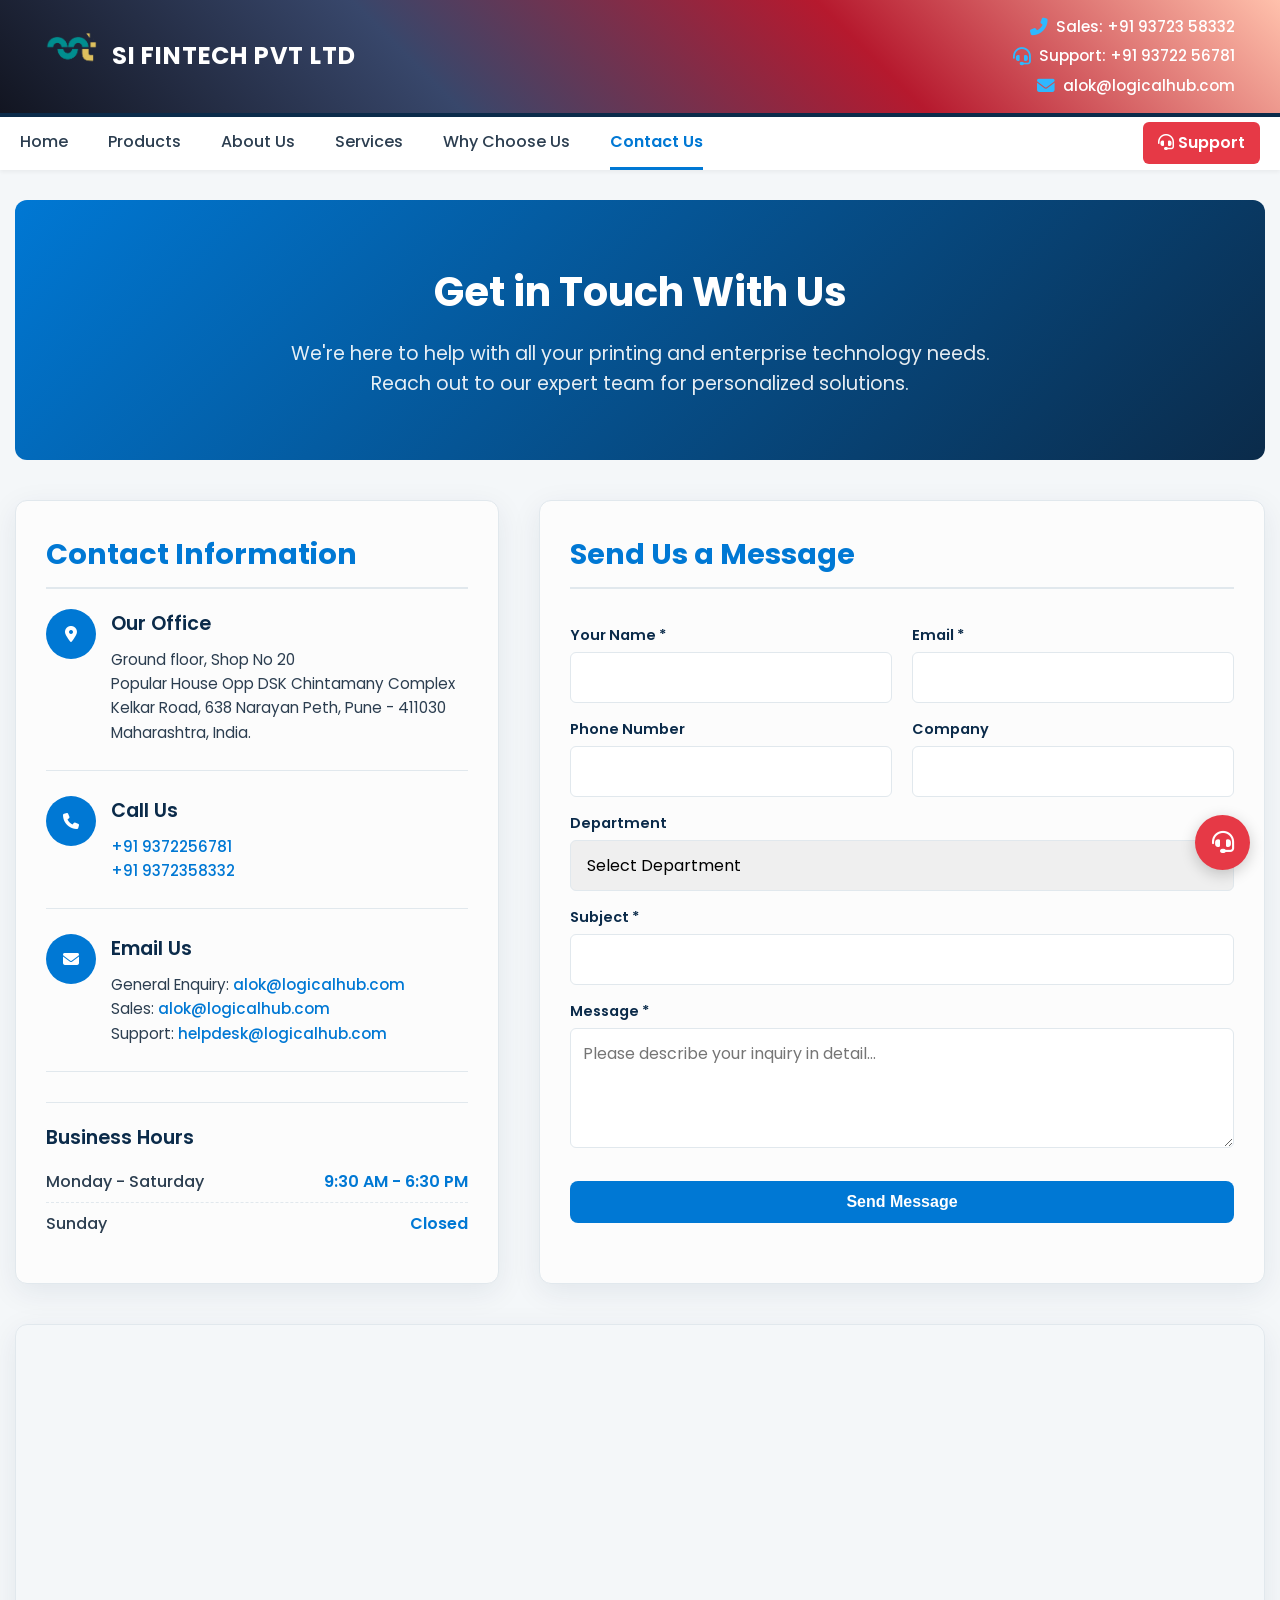
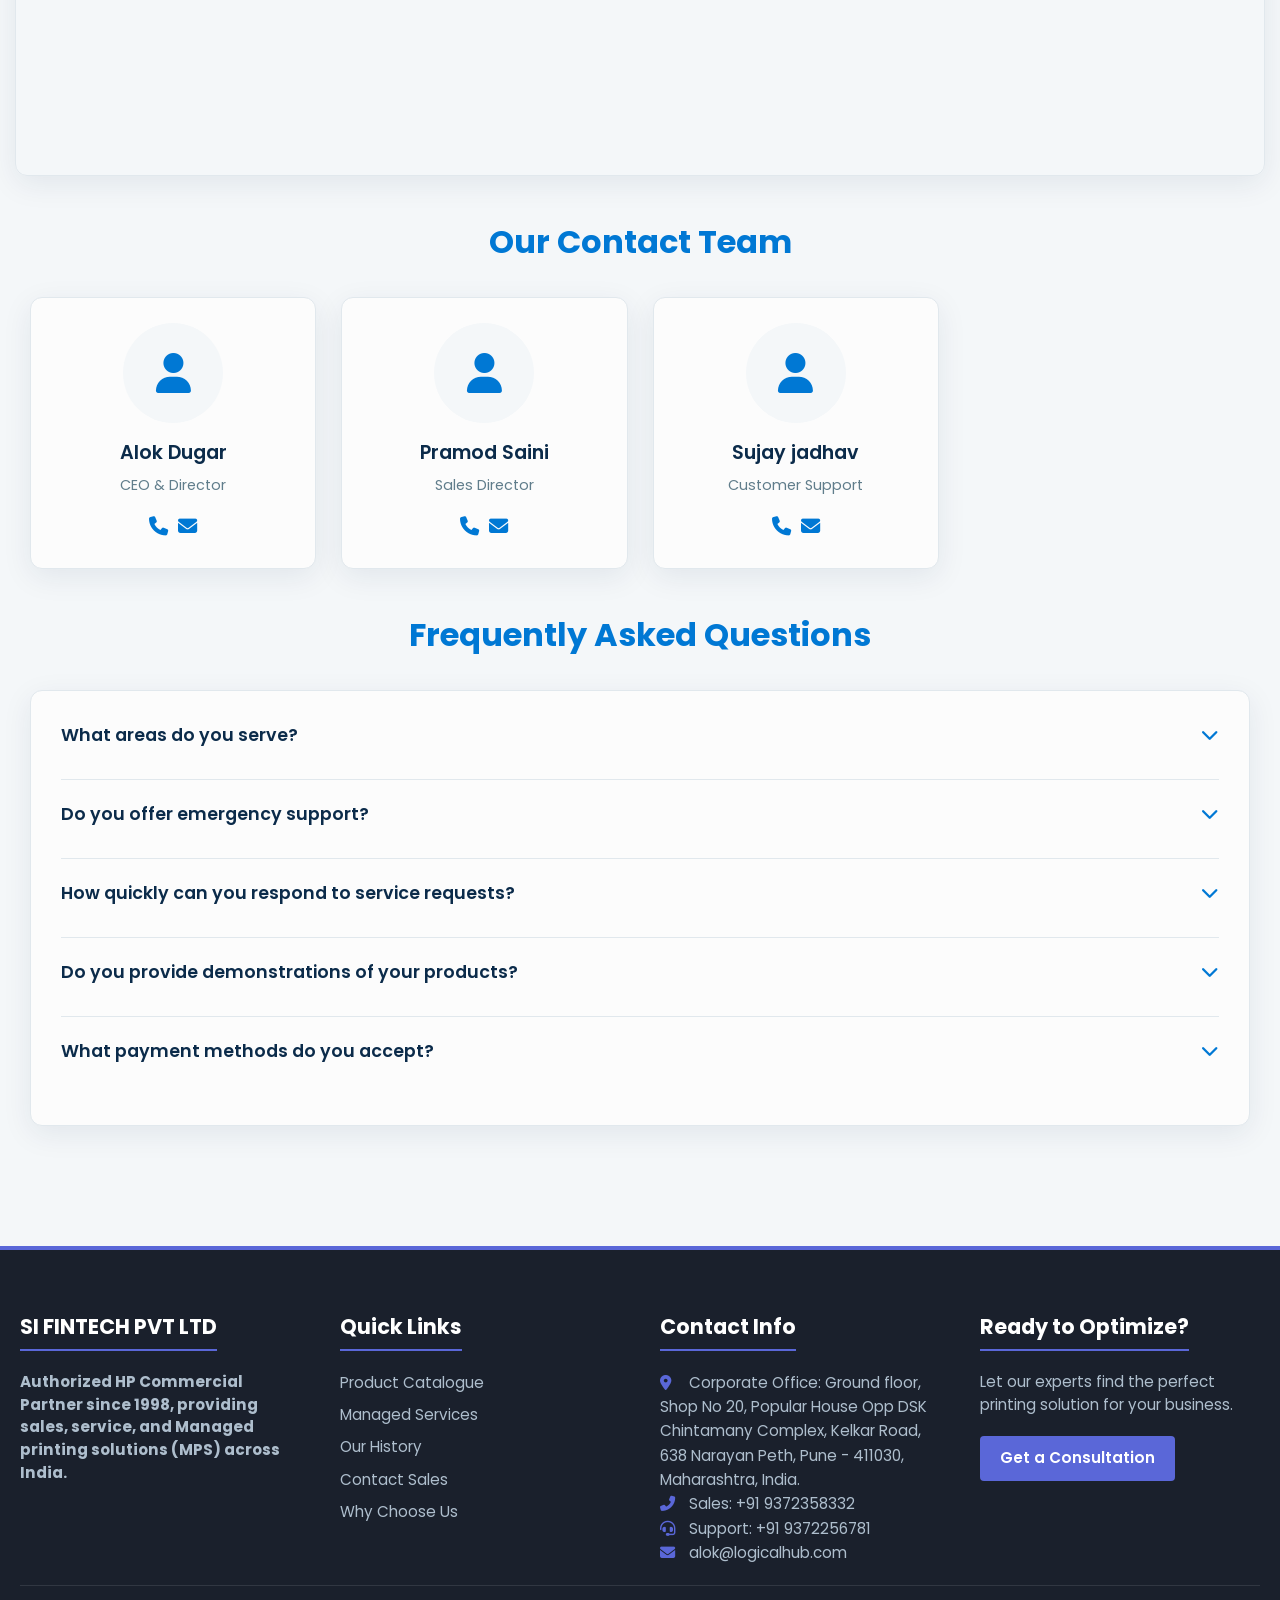
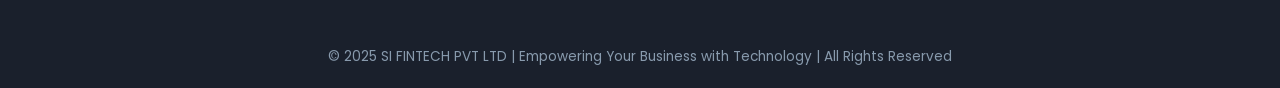
<file: contact.html>
<!DOCTYPE html>
<html lang="en">

<head>
    <meta charset="UTF-8">
    <meta name="viewport" content="width=device-width, initial-scale=1.0">
    <title>Contact Us - SI FINTECH PVT LTD</title>

    <link rel="stylesheet" href="https://cdnjs.cloudflare.com/ajax/libs/font-awesome/6.4.0/css/all.min.css">
    <link rel="stylesheet" href="style.css">
    <link rel="preconnect" href="https://fonts.googleapis.com">
    <link rel="preconnect" href="https://fonts.gstatic.com" crossorigin>
    <link href="https://fonts.googleapis.com/css2?family=Poppins:wght@300;400;500;600;700&display=swap"
        rel="stylesheet">

    <style>
        /* =======================================
           Global/Design Variables (Consistent Palette)
           ======================================= */
        :root {
            --primary-blue: #0078D4;
            /* Deep HP/Microsoft Blue (Action, Focus) */
            --secondary-navy: #0B2B4A;
            /* Dark Navy (Headings, Footer, Authority) */
            --accent-sky: #2FB8FF;
            /* Bright Sky Blue (Hover, Highlight) */
            --accent-red: #e63946;
            /* Added for support link consistency */
            --text-dark: #2c3e50;
            /* Near-Black Text for Readability */
            --text-medium: #607d8b;
            /* Subtle Grey for Specs/Labels */
            --bg-main: #fcfcfc;
            /* Near-White for content boxes */
            --bg-light: #f4f7f9;
            /* Very Light Grey for body background */
            --border-subtle: #e1e8ed;
            /* Light Border Colour */
            --shadow-card: 0 8px 30px rgba(11, 43, 74, 0.08);
            --header-gradient: linear-gradient(45deg, #121521, #38476b, #b6192e, #ffc1ac);
            /* Your custom header gradient */

            /* NEW PROFESSIONAL COLOR SYSTEM */
            --corporate-gray-900: #1a202c;
            /* Dark charcoal for headings */
            --corporate-gray-700: #2d3748;
            /* Medium charcoal for subheadings */
            --corporate-gray-500: #718096;
            /* Medium gray for body text */
            --corporate-gray-300: #e2e8f0;
            /* Light gray for backgrounds */
            --corporate-gray-100: #f7fafc;
            /* Very light gray for card backgrounds */

            --accent-slate: #4a5568;
            /* Slate for borders and subtle elements */
            --accent-teal: #319795;
            /* Professional teal for highlights */
            --accent-indigo: #5a67d8;
            /* Professional indigo for CTAs */
            --accent-amber: #d69e2e;
            /* Warm amber for accents */
        }


        /* Base and Layout Reset */
        * {
            box-sizing: border-box;
            margin: 0;
            padding: 0;
        }

        body {
            font-family: 'Poppins', sans-serif;
            color: var(--text-dark);
            line-height: 1.6;
            background: var(--bg-light);
            min-height: 100vh;
            display: flex;
            flex-direction: column;
        }

        .page-container {
            flex-grow: 1;
            max-width: 1280px;
            /* Wider container for professional feel */
            margin: 0 auto;
            padding: 30px 20px 80px;
            width: 100%;
        }

        a {
            text-decoration: none;
            color: var(--primary-blue);
            transition: color 0.2s;
        }

        a:hover {
            color: var(--accent-sky);
        }

        /* ---------------------------------------
           Header and Navigation (Updated for consistency)
           --------------------------------------- */
        header {
            background: var(--header-gradient);
            color: white;
            padding: 15px 25px;
            /* Reduced padding for compact look */
            border-bottom: 4px solid var(--secondary-navy);
            box-shadow: 0 4px 10px rgba(0, 0, 0, 0.2);
        }

        .header-container {
            /* New container to manage logo/contact split */
            max-width: 1280px;
            margin: 0 auto;
            padding: 0 20px;
            display: flex;
            justify-content: space-between;
            /* Space out logo and contact */
            align-items: center;
        }

        .header-content {
            /* Existing logo/title block */
            display: flex;
            justify-content: flex-start;
            align-items: center;
            gap: 12px;
        }

        .logo {
            display: flex;
            align-items: center;
            gap: 12px;
        }

        .logo img {
            height: 55px;
            /* Reduced logo size */
            margin-top: 0;
            width: auto;
        }

        .header-content h1 {
            font-size: 1.5rem;
            /* Reduced font size for consistency */
            font-weight: 700;
            margin: 0;
            letter-spacing: 0.8px;
            text-transform: uppercase;
        }

        .header-contact {
            display: flex;
            flex-direction: column;
            /* Stack contact info vertically */
            gap: 5px;
            /* Reduced gap between info items */
            align-items: flex-end;
            /* Align items to the right */
            font-size: 0.85rem;
            /* Reduced font size */
        }

        .contact-infor {
            display: flex;
            align-items: center;
            gap: 8px;
            color: white;
            transition: color 0.2s;
        }

        .contact-infor a {
            color: inherit;
            font-size: 0.95rem;
            font-weight: 500;
        }

        .contact-infor i {
            font-size: 1.1rem;
            color: var(--accent-sky);
        }

        .contact-infor:hover {
            color: var(--primary-blue);
        }

        nav {
            background: white;
            box-shadow: 0 2px 4px rgba(0, 0, 0, 0.05);
        }

        .nav-container {
            max-width: 1280px;
            margin: 0 auto;
            padding: 0 20px;
            display: flex;
            justify-content: flex-start;
            gap: 40px;
        }

        nav a {
            padding: 12px 0;
            /* Reduced padding */
            font-size: 1rem;
            /* Reduced font size */
            color: var(--text-dark);
            font-weight: 500;
            border-bottom: 3px solid transparent;
            /* Reduced border thickness */
            transition: color 0.2s, border-bottom 0.2s;
        }

        nav a:hover {
            color: var(--primary-blue);
            border-bottom-color: var(--accent-sky);
        }

        nav a.active {
            color: var(--primary-blue);
            border-bottom-color: var(--primary-blue);
            font-weight: 600;
        }

        .support-link {
            margin-left: auto;
            background: var(--accent-red);
            padding: 8px 15px !important;
            border-radius: 6px;
            border-bottom: none !important;
            font-weight: 600;
            align-self: center;
            /* Align with nav links */
            color: white !important;
        }

        .support-link:hover {
            background: #c1121f;
            color: white !important;
            transform: translateY(-1px);
        }


        /* ---------------------------------------
           Floating Support & Back to Top (Added)
           --------------------------------------- */
        .floating-support {
            position: fixed;
            bottom: 30px;
            right: 30px;
            z-index: 1000;
            display: flex;
            flex-direction: column;
            align-items: flex-end;
            gap: 10px;
        }

        .support-icon-float {
            border: none;
            width: 55px;
            height: 55px;
            background: var(--accent-red);
            border-radius: 50%;
            display: flex;
            align-items: center;
            justify-content: center;
            color: white;
            font-size: 1.4rem;
            cursor: pointer;
            box-shadow: 0 4px 15px rgba(0, 0, 0, 0.2);
            transition: all 0.3s;
        }

        .support-icon-float:hover {
            transform: scale(1.05);
        }

        .support-options {
            background: white;
            border-radius: 8px;
            box-shadow: 0 5px 20px rgba(0, 0, 0, 0.15);
            padding: 10px;
            display: none;
            flex-direction: column;
            gap: 8px;
            min-width: 160px;
        }

        .floating-support.active .support-options {
            display: flex;
        }

        .support-option {
            display: flex;
            align-items: center;
            gap: 10px;
            padding: 8px 10px;
            border-radius: 4px;
            color: var(--secondary-navy);
            font-weight: 500;
            transition: background 0.2s;
            font-size: 0.9rem;
        }

        .support-option:hover {
            background: var(--corporate-gray-300);
        }

        .support-option i {
            width: 20px;
            text-align: center;
        }

        .back-to-top {
            position: fixed;
            bottom: 30px;
            right: 30px;
            width: 50px;
            height: 50px;
            background: var(--primary-blue);
            color: white;
            border-radius: 50%;
            display: flex;
            align-items: center;
            justify-content: center;
            cursor: pointer;
            opacity: 0;
            visibility: hidden;
            transition: all 0.3s;
            z-index: 999;
            box-shadow: 0 4px 10px rgba(0, 0, 0, 0.2);
        }

        .back-to-top.visible {
            opacity: 1;
            visibility: visible;
            bottom: 90px;
        }

        .floating-support.active+.back-to-top.visible {
            bottom: 200px;
        }

        .back-to-top:hover {
            background: var(--secondary-navy);
            transform: translateY(-2px);
        }


        /* ---------------------------------------
           Contact Page Redesign
           --------------------------------------- */
        .contact-hero {
            text-align: center;
            padding: 60px 20px;
            background: linear-gradient(135deg, var(--primary-blue) 0%, var(--secondary-navy) 100%);
            color: white;
            border-radius: 12px;
            margin-bottom: 40px;
        }

        .contact-hero h1 {
            font-size: 2.5rem;
            margin-bottom: 15px;
            font-weight: 700;
        }

        .contact-hero p {
            font-size: 1.2rem;
            max-width: 700px;
            margin: 0 auto;
            opacity: 0.9;
        }

        .contact-grid {
            display: grid;
            grid-template-columns: 1fr 1.5fr;
            gap: 40px;
            margin-bottom: 40px;
        }

        .contact-info-card {
            background: var(--bg-main);
            border-radius: 12px;
            box-shadow: var(--shadow-card);
            padding: 30px;
            border: 1px solid var(--border-subtle);
        }

        .contact-info-card h2 {
            font-size: 1.8rem;
            color: var(--primary-blue);
            margin-bottom: 20px;
            font-weight: 700;
            border-bottom: 2px solid var(--border-subtle);
            padding-bottom: 10px;
        }

        .contact-method {
            display: flex;
            align-items: flex-start;
            margin-bottom: 25px;
            padding-bottom: 20px;
            border-bottom: 1px solid var(--border-subtle);
        }

        .contact-method:last-child {
            border-bottom: none;
            margin-bottom: 0;
        }

        .contact-icon {
            background: var(--primary-blue);
            color: white;
            width: 50px;
            height: 50px;
            border-radius: 50%;
            display: flex;
            align-items: center;
            justify-content: center;
            margin-right: 15px;
            flex-shrink: 0;
        }

        .contact-details h3 {
            font-size: 1.2rem;
            color: var(--secondary-navy);
            margin-bottom: 8px;
            font-weight: 600;
        }

        .contact-details p {
            font-size: 0.95rem;
            color: var(--text-dark);
            margin-bottom: 5px;
        }

        .contact-details a {
            font-weight: 500;
        }

        .business-hours {
            margin-top: 30px;
            padding-top: 20px;
            border-top: 1px solid var(--border-subtle);
        }

        .business-hours h3 {
            font-size: 1.2rem;
            color: var(--secondary-navy);
            margin-bottom: 15px;
            font-weight: 600;
        }

        .hours-list {
            list-style: none;
        }

        .hours-list li {
            display: flex;
            justify-content: space-between;
            margin-bottom: 8px;
            padding-bottom: 8px;
            border-bottom: 1px dashed var(--border-subtle);
        }

        .hours-list li:last-child {
            border-bottom: none;
        }

        .day {
            font-weight: 500;
        }

        .time {
            color: var(--primary-blue);
            font-weight: 600;
        }

        .contact-form-container {
            background: var(--bg-main);
            border-radius: 12px;
            box-shadow: var(--shadow-card);
            padding: 30px;
            border: 1px solid var(--border-subtle);
        }

        .contact-form-container h2 {
            font-size: 1.8rem;
            color: var(--primary-blue);
            margin-bottom: 20px;
            font-weight: 700;
            border-bottom: 2px solid var(--border-subtle);
            padding-bottom: 10px;
        }

        .form-row {
            display: grid;
            grid-template-columns: 1fr 1fr;
            gap: 20px;
        }

        .contact-form label {
            display: block;
            margin-top: 15px;
            margin-bottom: 5px;
            font-weight: 600;
            color: var(--secondary-navy);
            font-size: 0.9rem;
        }

        .contact-form input[type="text"],
        .contact-form input[type="email"],
        .contact-form input[type="tel"],
        .contact-form select,
        .contact-form textarea {
            width: 100%;
            padding: 12px;
            border: 1px solid var(--border-subtle);
            border-radius: 6px;
            font-size: 1rem;
            transition: border-color 0.2s, box-shadow 0.2s;
            font-family: 'Poppins', sans-serif;
        }

        .contact-form input:focus,
        .contact-form select:focus,
        .contact-form textarea:focus {
            border-color: var(--primary-blue);
            box-shadow: 0 0 0 3px rgba(0, 120, 212, 0.15);
            outline: none;
        }

        .contact-form textarea {
            resize: vertical;
            min-height: 120px;
        }

        .btn {
            display: inline-block;
            padding: 12px 30px;
            margin-top: 25px;
            border: none;
            border-radius: 8px;
            background: var(--primary-blue);
            color: white;
            font-weight: 600;
            font-size: 1rem;
            cursor: pointer;
            transition: background 0.2s, transform 0.2s;
        }

        .btn:hover {
            background: var(--secondary-navy);
            transform: translateY(-2px);
        }

        .btn-full {
            width: 100%;
        }

        .map-section {
            margin-bottom: 40px;
            overflow: hidden;
            border-radius: 12px;
            box-shadow: var(--shadow-card);
            border: 1px solid var(--border-subtle);
        }

        .map-section iframe {
            display: block;
        }

        .team-section {
            margin-bottom: 40px;
        }

        .team-section h2 {
            font-size: 2rem;
            color: var(--primary-blue);
            margin-bottom: 30px;
            text-align: center;
            font-weight: 700;
        }

        .team-grid {
            display: grid;
            grid-template-columns: repeat(auto-fill, minmax(250px, 1fr));
            gap: 25px;
        }

        .team-member {
            background: var(--bg-main);
            border-radius: 12px;
            box-shadow: var(--shadow-card);
            padding: 25px;
            text-align: center;
            border: 1px solid var(--border-subtle);
            transition: transform 0.3s, box-shadow 0.3s;
        }

        .team-member:hover {
            transform: translateY(-5px);
            box-shadow: 0 15px 30px rgba(11, 43, 74, 0.15);
        }

        .member-photo {
            width: 100px;
            height: 100px;
            border-radius: 50%;
            background: var(--bg-light);
            margin: 0 auto 15px;
            display: flex;
            align-items: center;
            justify-content: center;
            color: var(--primary-blue);
            font-size: 2.5rem;
        }

        .team-member h3 {
            font-size: 1.2rem;
            color: var(--secondary-navy);
            margin-bottom: 5px;
            font-weight: 600;
        }

        .team-member p {
            font-size: 0.9rem;
            color: var(--text-medium);
            margin-bottom: 15px;
        }

        .member-contact {
            display: flex;
            justify-content: center;
            gap: 10px;
        }

        .member-contact a {
            color: var(--primary-blue);
            font-size: 1.2rem;
            transition: color 0.2s;
        }

        .member-contact a:hover {
            color: var(--accent-sky);
        }

        .faq-section {
            margin-bottom: 40px;
        }

        .faq-section h2 {
            font-size: 2rem;
            color: var(--primary-blue);
            margin-bottom: 30px;
            text-align: center;
            font-weight: 700;
        }

        .faq-container {
            background: var(--bg-main);
            border-radius: 12px;
            box-shadow: var(--shadow-card);
            padding: 30px;
            border: 1px solid var(--border-subtle);
        }

        .faq-item {
            margin-bottom: 20px;
            border-bottom: 1px solid var(--border-subtle);
            padding-bottom: 20px;
        }

        .faq-item:last-child {
            margin-bottom: 0;
            border-bottom: none;
        }

        .faq-question {
            font-size: 1.1rem;
            color: var(--secondary-navy);
            margin-bottom: 10px;
            font-weight: 600;
            cursor: pointer;
            display: flex;
            justify-content: space-between;
            align-items: center;
        }

        .faq-question::after {
            content: '\f078';
            font-family: 'Font Awesome 5 Free';
            font-weight: 900;
            color: var(--primary-blue);
            transition: transform 0.3s;
        }

        .faq-item.active .faq-question::after {
            transform: rotate(180deg);
        }

        .faq-answer {
            font-size: 0.95rem;
            color: var(--text-dark);
            line-height: 1.6;
            max-height: 0;
            overflow: hidden;
            transition: max-height 0.3s ease;
        }

        .faq-item.active .faq-answer {
            max-height: 500px;
        }

        /* ---------------------------------------
           Footer (Updated with new color system)
           --------------------------------------- */
        .main-footer {
            background: var(--corporate-gray-900);
            color: #aebecd;
            padding: 60px 20px 0;
            font-size: 0.95rem;
            border-top: 4px solid var(--accent-indigo);
        }

        .footer-container {
            max-width: 1280px;
            margin: 0 auto 40px;
            display: grid;
            grid-template-columns: repeat(auto-fit, minmax(250px, 1fr));
            gap: 40px;
            padding-bottom: 20px;
            border-bottom: 1px solid rgba(255, 255, 255, 0.1);
        }

        .footer-column h4 {
            font-size: 1.3rem;
            color: white;
            margin-bottom: 20px;
            font-weight: 700;
            border-bottom: 2px solid var(--accent-indigo);
            padding-bottom: 5px;
            display: inline-block;
        }

        .footer-column p {
            margin-bottom: 10px;
            line-height: 1.5;
        }

        .footer-links ul {
            list-style: none;
        }

        .footer-links li {
            margin-bottom: 8px;
        }

        .footer-links a,
        .footer-contact a {
            color: #aebecd;
            transition: color 0.2s;
        }

        .footer-links a:hover,
        .footer-contact a:hover {
            color: var(--accent-teal);
        }

        .footer-contact i {
            color: var(--accent-indigo);
            margin-right: 10px;
            width: 15px;
        }

        .social-links {
            margin-top: 20px;
            display: flex;
            gap: 15px;
        }

        .social-links a {
            font-size: 1.5rem;
            color: white;
            transition: color 0.3s;
        }

        .social-links a:hover {
            color: var(--accent-teal);
        }

        .btn-footer-cta {
            display: inline-block;
            background-color: var(--accent-indigo);
            color: white;
            padding: 10px 20px;
            border-radius: 4px;
            font-weight: 600;
            margin-top: 10px;
            transition: background 0.3s;
        }

        .btn-footer-cta:hover {
            background-color: var(--accent-teal);
        }

        .footer-bottom {
            text-align: center;
            padding: 20px 20px;
            font-size: 0.85rem;
            color: #889aad;
        }

        /* ---------------------------------------
           Responsive Design
           --------------------------------------- */
        @media (max-width: 1200px) {
            .footer-content {
                grid-template-columns: repeat(2, 1fr);
            }
        }

        @media (max-width: 992px) {
            .contact-grid {
                grid-template-columns: 1fr;
            }

            .form-row {
                grid-template-columns: 1fr;
            }

            .header-container {
                flex-direction: column;
                /* Stack logo and contact info */
                align-items: flex-start;
            }

            .header-content h1 {
                font-size: 1.7rem;
            }

            .header-contact {
                width: 100%;
                align-items: flex-start;
                /* Left-align contact details */
                margin-top: 15px;
                /* Spacing below main title */
            }
        }

        @media (max-width: 768px) {
            .header-content h1 {
                font-size: 1.5rem;
                /* Consistent H1 size */
            }

            .logo img {
                height: 50px;
                /* Consistent logo size */
                margin-top: 0;
            }

            .nav-container {
                gap: 20px;
            }

            nav {
                display: flex;
                justify-content: space-around;
            }

            .page-container {
                padding: 15px;
            }

            .contact-info-card,
            .contact-form-container {
                padding: 20px;
            }

            .contact-hero {
                padding: 40px 20px;
            }

            .contact-hero h1 {
                font-size: 2rem;
            }

            .contact-hero p {
                font-size: 1rem;
            }

            .btn {
                width: 100%;
            }

            .footer-content {
                grid-template-columns: 1fr;
                text-align: center;
            }

            .footer-col h4 {
                margin: 0 auto 20px;
            }

            .footer-contact-item {
                justify-content: center;
            }

            .social-icons {
                text-align: center;
            }
        }
    </style>
</head>

<body>
    <header>
        <div class="header-container">
            <div class="header-content">
                <div class="logo">
                    <img src="SI FINTECH LTD Logo Design.png" alt="SI Fintech Logo">
                </div>
                <h1>SI FINTECH PVT LTD</h1>
            </div>
            <div class="header-contact">
                <div class="contact-infor">
                    <i class="fas fa-phone-alt"></i>
                    <a href="tel:+919372358332">Sales: +91 93723 58332</a>
                </div>
                <div class="contact-infor">
                    <i class="fas fa-headset"></i>
                    <a href="tel:+919372256781">Support: +91 93722 56781</a>
                </div>
                <div class="contact-infor">
                    <i class="fas fa-envelope"></i>
                    <a href="mailto:alok@logicalhub.com">alok@logicalhub.com</a>
                </div>
            </div>
        </div>
    </header>

    <nav>
        <div class="nav-container">
            <a href="index.html">Home</a>
            <a href="products.html">Products</a>
            <a href="about.html">About Us</a>
            <a href="Services.html">Services</a>
            <a href="unique.html">Why Choose Us</a>
            <a href="contact.html" class="active">Contact Us</a>
            <a href="support.html" class="support-link"><i class="fas fa-headset"></i> Support</a>
        </div>
    </nav>

    <div class="page-container">
        <section class="contact-hero">
            <h1>Get in Touch With Us</h1>
            <p>We're here to help with all your printing and enterprise technology needs. Reach out to our expert team
                for personalized solutions.</p>
        </section>

        <div class="contact-grid">
            <div class="contact-info-card">
                <h2>Contact Information</h2>

                <div class="contact-method">
                    <div class="contact-icon">
                        <i class="fas fa-map-marker-alt"></i>
                    </div>
                    <div class="contact-details">
                        <h3>Our Office</h3>
                        <p>
                            Ground floor, Shop No 20<br>
                            Popular House Opp DSK Chintamany Complex<br>
                            Kelkar Road, 638 Narayan Peth, Pune - 411030<br>
                            Maharashtra, India.
                        </p>
                    </div>
                </div>

                <div class="contact-method">
                    <div class="contact-icon">
                        <i class="fas fa-phone"></i>
                    </div>
                    <div class="contact-details">
                        <h3>Call Us</h3>
                        <p>
                            <a href="tel:+919372256781">+91 9372256781</a><br>
                            <a href="tel:+919372358332">+91 9372358332</a>
                        </p>
                    </div>
                </div>

                <div class="contact-method">
                    <div class="contact-icon">
                        <i class="fas fa-envelope"></i>
                    </div>
                    <div class="contact-details">
                        <h3>Email Us</h3>
                        <p>
                            General Enquiry: <a href="mailto:alok@logicalhub.com">alok@logicalhub.com</a><br>
                            Sales: <a href="mailto:alok@logicalhub.com">alok@logicalhub.com</a><br>
                            Support: <a href="mailto:helpdesk@logicalhub.com">helpdesk@logicalhub.com</a>
                        </p>
                    </div>
                </div>

                <div class="business-hours">
                    <h3>Business Hours</h3>
                    <ul class="hours-list">
                        <li>
                            <span class="day">Monday - Saturday</span>
                            <span class="time">9:30 AM - 6:30 PM</span>
                        </li>

                        <li>
                            <span class="day">Sunday</span>
                            <span class="time">Closed</span>
                        </li>
                    </ul>
                </div>
            </div>

            <div class="contact-form-container">
                <h2>Send Us a Message</h2>
                <form action="https://api.web3forms.com/submit" method="POST" class="contact-form">
                    <input type="hidden" name="access_key" value="24cf1c52-1eb3-4488-8c2a-5ac8a68619f7">
                    <div class="form-row">


                        <div>
                            <label for="name">Your Name *</label>
                            <input type="text" id="name" name="name" required>
                        </div>
                        <div>
                            <label for="email">Email *</label>
                            <input type="email" id="email" name="email" required>
                        </div>
                    </div>

                    <div class="form-row">
                        <div>
                            <label for="phone">Phone Number</label>
                            <input type="tel" id="phone" name="phone">
                        </div>
                        <div>
                            <label for="company">Company</label>
                            <input type="text" id="company" name="company">
                        </div>
                    </div>

                    <label for="department">Department</label>
                    <select id="department" name="department">
                        <option value="">Select Department</option>
                        <option value="sales">Sales</option>
                        <option value="support">Technical Support</option>
                        <option value="service">Service & Maintenance</option>
                        <option value="billing">Billing & Accounts</option>
                        <option value="general">General Inquiry</option>
                    </select>

                    <label for="subject">Subject *</label>
                    <input type="text" id="subject" name="subject" required>

                    <label for="message">Message *</label>
                    <textarea id="message" name="message" placeholder="Please describe your inquiry in detail..."
                        required></textarea>

                    <button type="submit" class="btn btn-full">Send Message</button>
                </form>
            </div>
        </div>

        <section class="map-section">
            <iframe
                src="https://www.google.com/maps?q=3-539,+NC+Kelkar+Road,+Narayan+Peth,+Pune,+Maharashtra+411030&output=embed"
                width="100%" height="450" style="border:0;" allowfullscreen loading="lazy"
                referrerpolicy="no-referrer-when-downgrade" title="PDCC Bank Narayan Peth - Map">
            </iframe>

        </section>

        <section class="team-section">
            <h2>Our Contact Team</h2>
            <div class="team-grid">
                <div class="team-member">
                    <div class="member-photo">
                        <i class="fas fa-user"></i>
                    </div>
                    <h3>Alok Dugar</h3>
                    <p>CEO & Director</p>
                    <div class="member-contact">
                        <a href="tel:+919372358332"><i class="fas fa-phone"></i></a>
                        <a href="mailto:alok@logicalhub.com"><i class="fas fa-envelope"></i></a>
                    </div>
                </div>

                <div class="team-member">
                    <div class="member-photo">
                        <i class="fas fa-user"></i>
                    </div>
                    <h3>Pramod Saini</h3>
                    <p>Sales Director </p>
                    <div class="member-contact">
                        <a href="tel:+919372358322"><i class="fas fa-phone"></i></a>
                        <a href="mailto:pramod@logicalhub.com"><i class="fas fa-envelope"></i></a>
                    </div>
                </div>

                

                <div class="team-member">
                    <div class="member-photo">
                        <i class="fas fa-user"></i>
                    </div>
                    <h3>Sujay jadhav</h3>
                    <p>Customer Support </p>
                    <div class="member-contact">
                        <a href="tel:+919372358328"><i class="fas fa-phone"></i></a>
                        <a href="mailto:stores@logicalhub.com"><i class="fas fa-envelope"></i></a>
                    </div>
                </div>
            </div>
        </section>

        <section class="faq-section">
            <h2>Frequently Asked Questions</h2>
            <div class="faq-container">
                <div class="faq-item">
                    <div class="faq-question">What areas do you serve?</div>
                    <div class="faq-answer">
                        <p>We provide our services across India.
                            Our team can travel to your location for installation, service, and consultation.</p>
                    </div>
                </div>

                <div class="faq-item">
                    <div class="faq-question">Do you offer emergency support?</div>
                    <div class="faq-answer">
                        <p>Yes, we offer emergency support for critical business operations. Our response team is
                            available to address urgent issues that may impact your business continuity.</p>
                    </div>
                </div>

                <div class="faq-item">
                    <div class="faq-question">How quickly can you respond to service requests?</div>
                    <div class="faq-answer">
                        <p>Our standard response time is within 4 business hours.</p>
                    </div>
                </div>

                <div class="faq-item">
                    <div class="faq-question">Do you provide demonstrations of your products?</div>
                    <div class="faq-answer">
                        <p>Absolutely! We offer product demonstrations at our office or your location. Contact our sales
                            team to schedule a demo tailored to your specific business needs.</p>
                    </div>
                </div>

                <div class="faq-item">
                    <div class="faq-question">What payment methods do you accept?</div>
                    <div class="faq-answer">
                        <p>We accept various payment methods including bank transfers, credit/debit cards, UPI, and
                            company
                            checks. We also offer flexible payment plans for larger orders.</p>
                    </div>
                </div>
            </div>
        </section>
    </div>

    <footer class="main-footer">
        <div class="footer-container">
            <div class="footer-column footer-about">
                <h4>SI FINTECH PVT LTD</h4>
                <p>
                    <b>Authorized HP Commercial Partner since 1998, providing sales, service, and Managed printing
                        solutions
                        (MPS) across India.</b>
                </p>
                
            </div>

            <div class="footer-column footer-links">
                <h4>Quick Links</h4>
                <ul>
                    <li><a href="products.html">Product Catalogue</a></li>
                    <li><a href="Services.html">Managed Services</a></li>
                    <li><a href="about.html">Our History</a></li>
                    <li><a href="contact.html">Contact Sales</a></li>
                    <li><a href="unique.html">Why Choose Us</a></li>
                </ul>
            </div>

            <div class="footer-column footer-contact">
                <h4>Contact Info</h4>
                <div class="footer-contact-item">
                    <i class="fas fa-map-marker-alt"></i>
                    <span>Corporate Office: Ground floor, Shop No 20, Popular House Opp DSK Chintamany Complex, Kelkar
                        Road, 638 Narayan Peth, Pune - 411030, Maharashtra, India.</span>
                </div>
                <div class="footer-contact-item">
                    <i class="fas fa-phone-alt"></i>
                    <a href="tel:+919372358332">Sales: +91 9372358332</a>
                </div>
                <div class="footer-contact-item">
                    <i class="fas fa-headset"></i>
                    <a href="tel:+919372256781">Support: +91 9372256781</a>
                </div>
                <div class="footer-contact-item">
                    <i class="fas fa-envelope"></i>
                    <a href="mailto:alok@logicalhub.com">alok@logicalhub.com</a>
                </div>
            </div>

            <div class="footer-column footer-cta">
                <h4>Ready to Optimize?</h4>
                <p>Let our experts find the perfect printing solution for your business.</p>
                <a href="contact.html" class="btn-footer-cta">Get a Consultation</a>
            </div>
        </div>

        <div class="footer-bottom">
            © 2025 SI FINTECH PVT LTD | Empowering Your Business with Technology | All Rights Reserved
        </div>
    </footer>

    <div class="floating-support" id="floatingSupport">
        <div class="support-options" role="menu" aria-hidden="true">
            <a href="tel:+919372358332" class="support-option" role="menuitem">
                <i class="fas fa-phone"></i>
                <span>Call Sales</span>
            </a>
            <a href="tel:+919372256781" class="support-option" role="menuitem">
                <i class="fas fa-headset"></i>
                <span>Call Support</span>
            </a>
            <a href="https://wa.me/919370908324" class="support-option" target="_blank" rel="noopener" role="menuitem">
                <i class="fab fa-whatsapp"></i>
                <span>WhatsApp</span>
            </a>
            <a href="mailto:alok@logicalhub.com" class="support-option" role="menuitem">
                <i class="fas fa-envelope"></i>
                <span>Email</span>
            </a>
        </div>
        <button class="support-icon-float" id="supportToggle" aria-expanded="false" aria-controls="supportOptions"
            aria-label="Open support options">
            <i class="fas fa-headset"></i>
        </button>
    </div>

    <div class="back-to-top" id="backToTop" role="button" tabindex="0" aria-label="Back to top">
        <i class="fas fa-chevron-up"></i>
    </div>

    <script>
        document.addEventListener('DOMContentLoaded', () => {
            const currentPath = window.location.pathname.split("/").pop();
            const links = document.querySelectorAll("nav a");
            links.forEach(link => {
                const linkHref = link.getAttribute("href");
                // Check for direct match
                if (linkHref === currentPath || (currentPath === "contact.html" && linkHref === "contact.html")) {
                    link.classList.add("active");
                }
            });

            // FAQ toggle functionality
            const faqItems = document.querySelectorAll('.faq-item');
            faqItems.forEach(item => {
                const question = item.querySelector('.faq-question');
                question.addEventListener('click', () => {
                    // Close all other FAQ items
                    faqItems.forEach(otherItem => {
                        if (otherItem !== item) {
                            otherItem.classList.remove('active');
                        }
                    });

                    // Toggle current item
                    item.classList.toggle('active');
                });
            });

            // Floating Support Toggle Logic
            const floatingSupport = document.getElementById('floatingSupport');
            const supportToggle = document.getElementById('supportToggle');
            const supportOptions = document.querySelector('.support-options');
            const backToTopBtn = document.getElementById('backToTop');

            // Function to handle scroll and set visibility
            const toggleBackToTop = () => {
                if (window.pageYOffset > 300) {
                    backToTopBtn.classList.add('visible');
                } else {
                    backToTopBtn.classList.remove('visible');
                }
            };

            window.addEventListener('scroll', toggleBackToTop);

            backToTopBtn.addEventListener('click', () => {
                window.scrollTo({ top: 0, behavior: 'smooth' });
            });


            if (supportToggle) {
                supportToggle.addEventListener('click', () => {
                    const isExpanded = supportToggle.getAttribute('aria-expanded') === 'true';
                    supportToggle.setAttribute('aria-expanded', (!isExpanded).toString());
                    floatingSupport.classList.toggle('active');
                    supportOptions.setAttribute('aria-hidden', isExpanded.toString());
                    toggleBackToTop(); // Recalculate back to top position after options open/close
                });
            }
        });
    </script>
</body>

</html>
</file>
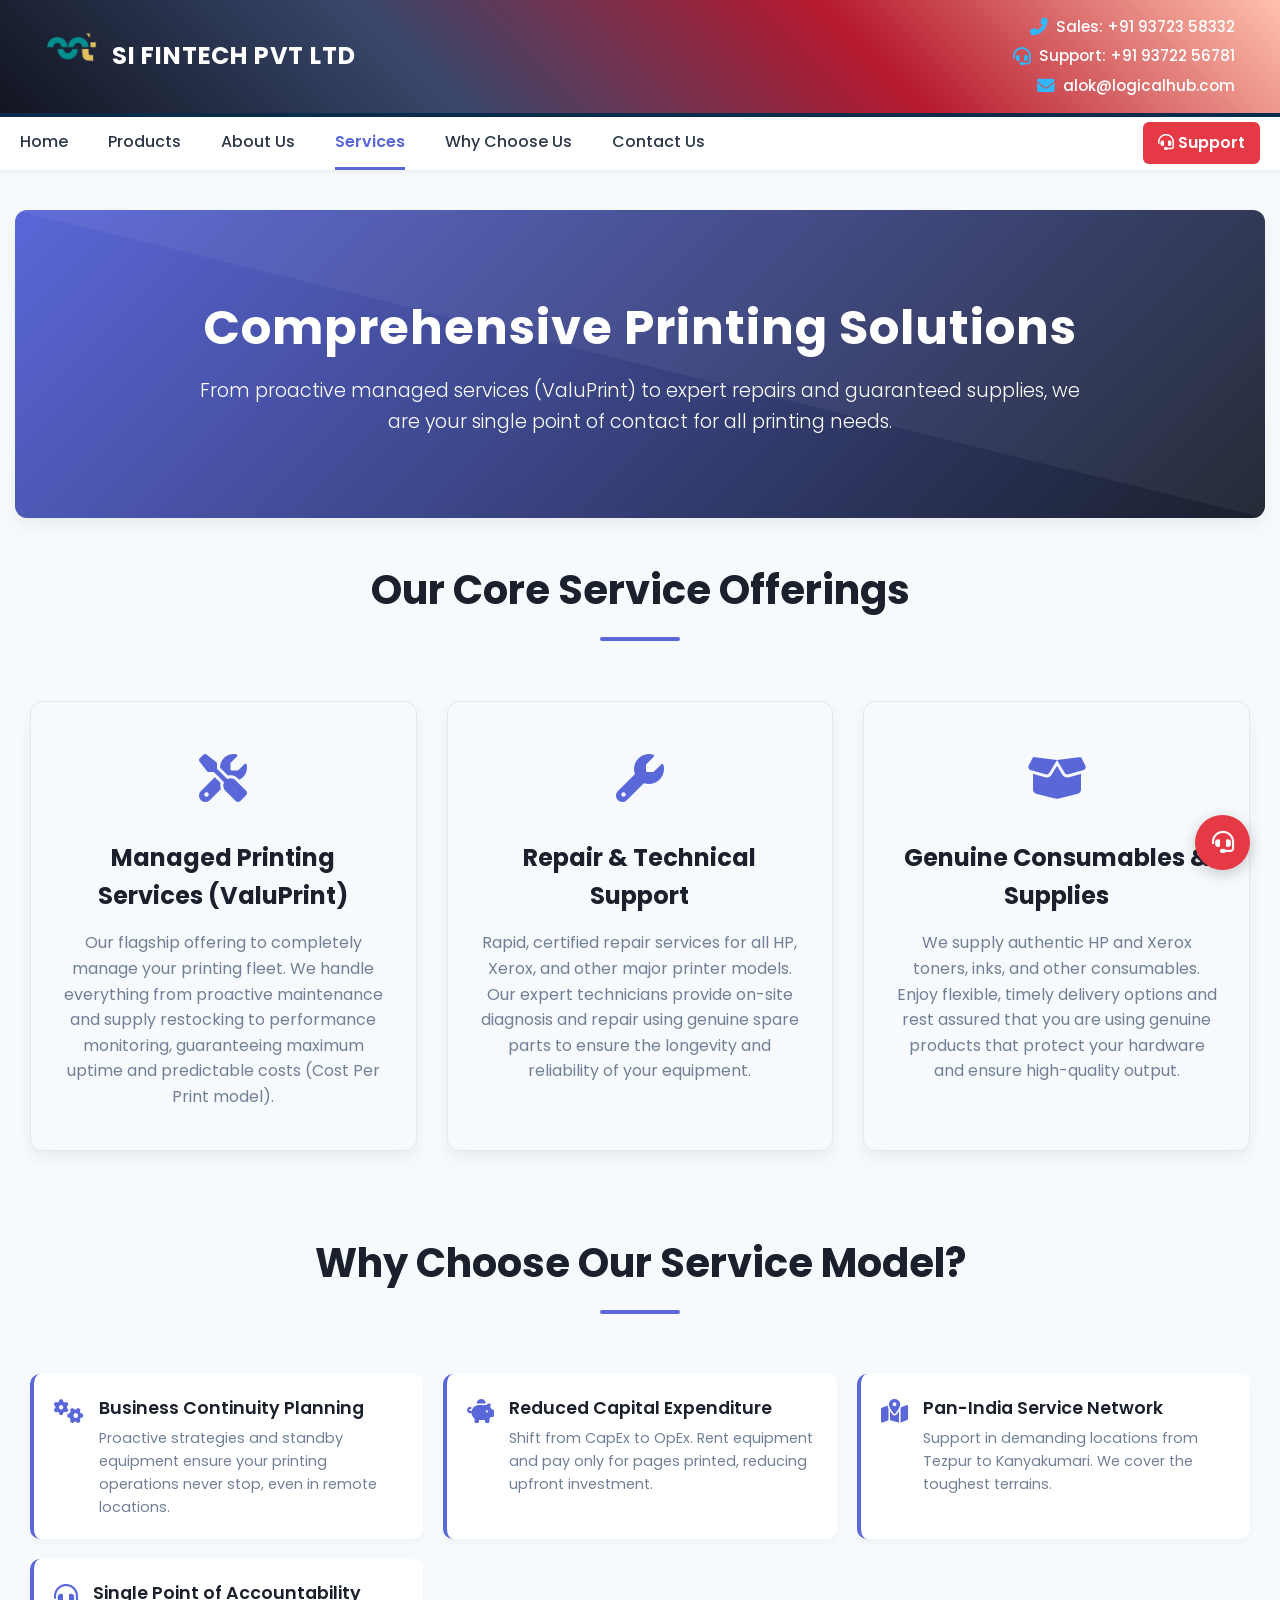
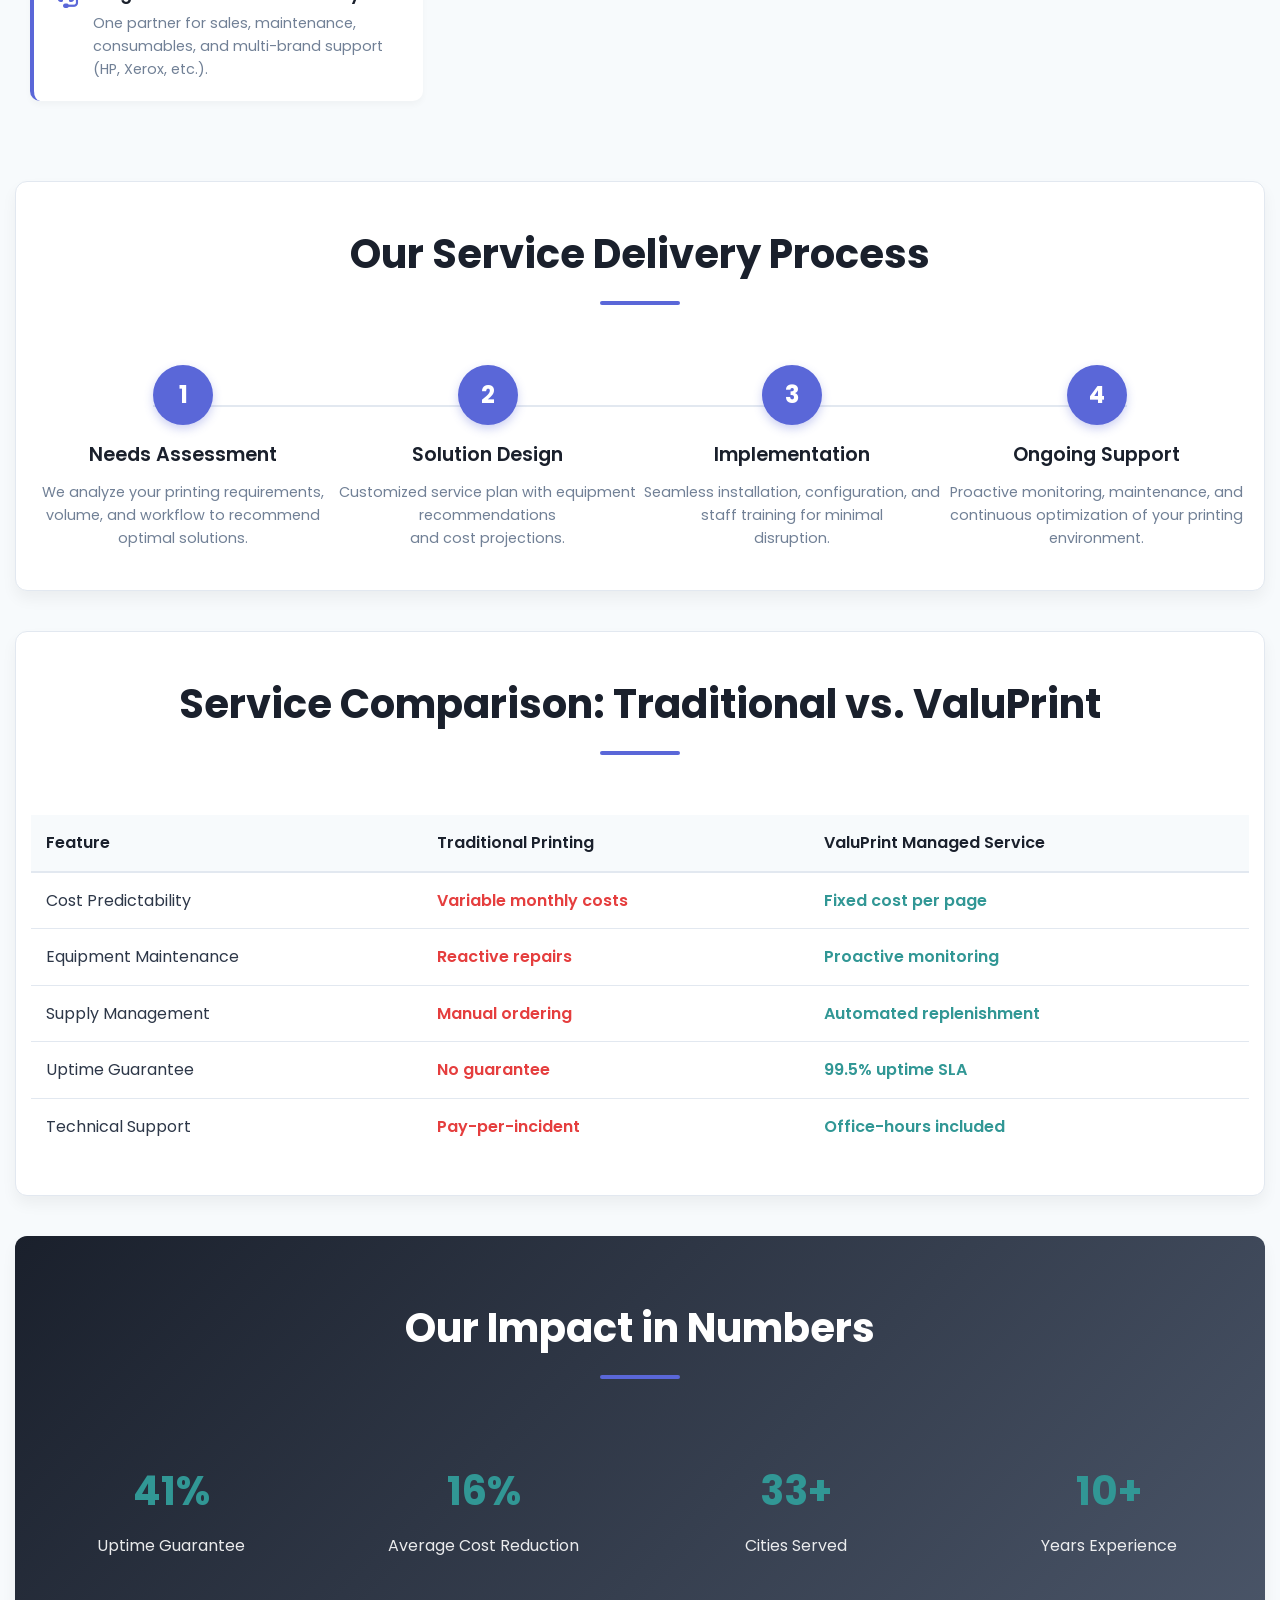
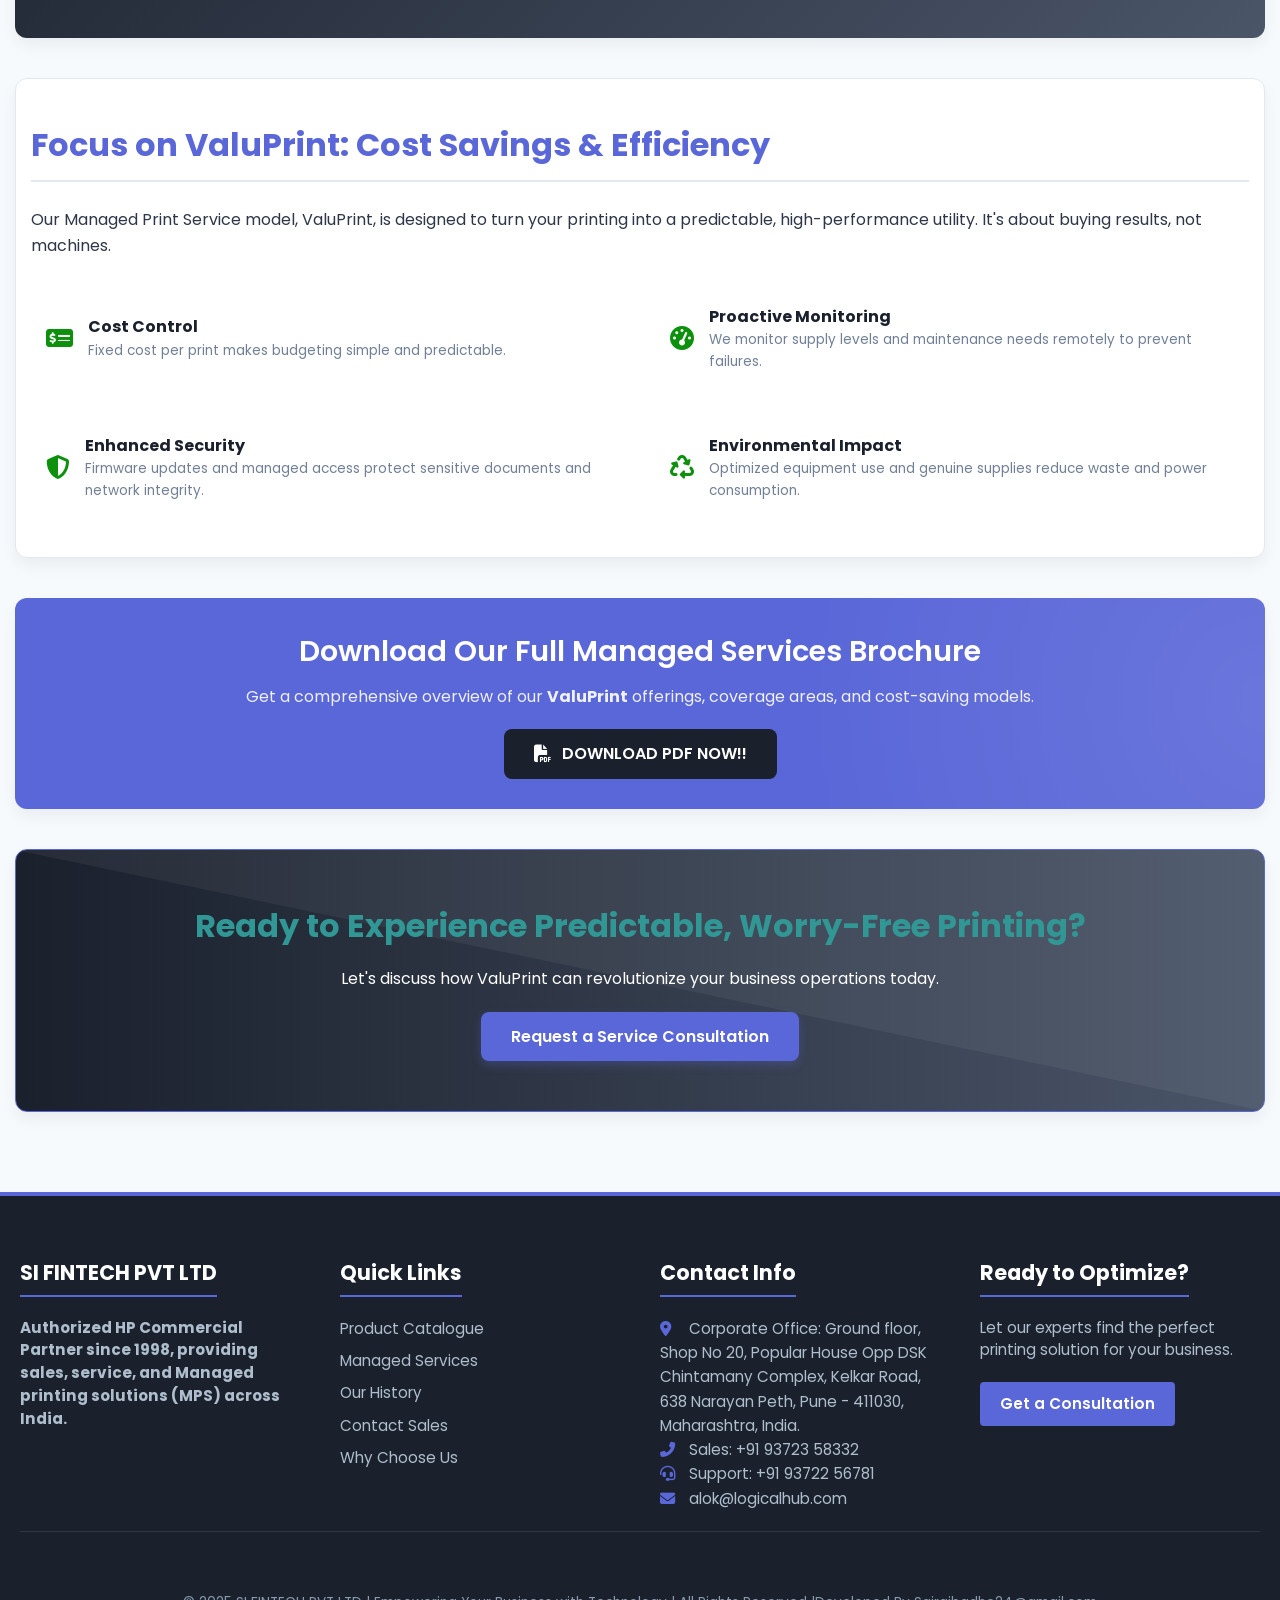
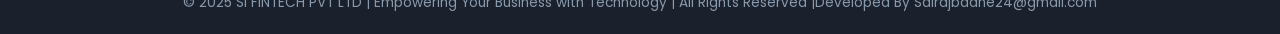
<file: Services.html>
<!DOCTYPE html>
<html lang="en">

<head>
    <meta charset="UTF-8">
    <meta name="viewport" content="width=device-width, initial-scale=1.0">
    <title>Our Services - SI FINTECH LTD</title>

    <link rel="stylesheet" href="https://cdnjs.cloudflare.com/ajax/libs/font-awesome/6.4.0/css/all.min.css">
    <link rel="stylesheet" href="style.css">
    <link rel="preconnect" href="https://fonts.googleapis.com">
    <link rel="preconnect" href="https://fonts.gstatic.com" crossorigin>
    <link href="https://fonts.googleapis.com/css2?family=Poppins:wght@300;400;500;600;700&display=swap"
        rel="stylesheet">

    <style>
        /* =======================================
           Global/Design Variables (Updated Professional Palette)
           ======================================= */
        :root {
            --primary-blue: #0078D4;
            /* Deep HP/Microsoft Blue (Action, Focus) - KEEPING HEADER COLORS */
            --secondary-navy: #0B2B4A;
            /* Dark Navy (Headings, Footer, Authority) - KEEPING HEADER COLORS */
            --accent-sky: #2FB8FF;
            /* Bright Sky Blue (Hover, Highlight) - KEEPING HEADER COLORS */
            --accent-red: #e63946; /* Added for support link consistency */

            /* NEW PROFESSIONAL COLOR SYSTEM */
            --corporate-gray-900: #1a202c;
            /* Dark charcoal for headings */
            --corporate-gray-700: #2d3748;
            /* Medium charcoal for subheadings */
            --corporate-gray-500: #718096;
            /* Medium gray for body text */
            --corporate-gray-300: #e2e8f0;
            /* Light gray for backgrounds */
            --corporate-gray-100: #f7fafc;
            /* Very light gray for card backgrounds */

            --accent-slate: #4a5568;
            /* Slate for borders and subtle elements */
            --accent-teal: #319795;
            /* Professional teal for highlights */
            --accent-indigo: #5a67d8;
            /* Professional indigo for CTAs */
            --accent-amber: #d69e2e;
            /* Warm amber for accents */

            --shadow-subtle: 0 4px 6px rgba(0, 0, 0, 0.03);
            --shadow-card: 0 8px 15px rgba(0, 0, 0, 0.05);
            --shadow-elevated: 0 10px 25px rgba(0, 0, 0, 0.1);
            --header-gradient: linear-gradient(45deg, #121521, #38476b, #b6192e, #ffc1ac);
            /* KEEPING HEADER GRADIENT */
        }

        /* Base and Layout Reset */
        * {
            box-sizing: border-box;
            margin: 0;
            padding: 0;
        }

        body {
            font-family: 'Poppins', sans-serif;
            color: var(--corporate-gray-700);
            line-height: 1.6;
            background: var(--corporate-gray-100);
            min-height: 100vh;
            display: flex;
            flex-direction: column;
        }

        .page-container {
            flex-grow: 1;
            max-width: 1280px;
            margin: 0 auto;
            padding: 40px 20px 80px;
            width: 100%;
        }

        a {
            text-decoration: none;
            color: var(--accent-indigo);
            transition: color 0.2s;
        }

        /* ---------------------------------------
           Header and Navigation (Updated for consistency)
           --------------------------------------- */
        header {
            background: var(--header-gradient);
            color: white;
            padding: 15px 25px; /* Reduced padding for compact look */
            border-bottom: 4px solid var(--secondary-navy);
            box-shadow: 0 4px 10px rgba(0, 0, 0, 0.2);
        }

        .header-container {
            max-width: 1280px;
            margin: 0 auto;
            padding: 0 20px;
            display: flex;
            justify-content: space-between;
            align-items: center;
        }

        .header-content {
            display: flex;
            justify-content: flex-start;
            align-items: center;
            gap: 12px;
        }

        .logo {
            display: flex;
            align-items: center;
            gap: 12px;
        }

        .logo img {
            height: 55px; /* Reduced logo size */
            margin-top: 0;
            width: auto;
        }

        .header-content h1 {
            font-size: 1.5rem; /* Reduced font size for consistency */
            font-weight: 700;
            margin: 0;
            letter-spacing: 0.8px; /* Reduced letter spacing */
            text-transform: uppercase;
        }

        .header-contact {
            display: flex;
            flex-direction: column;
            gap: 5px;
            align-items: flex-end;
            font-size: 0.85rem; /* Reduced font size */
        }

        .contact-info {
            display: flex;
            align-items: center;
            gap: 8px;
            color: white;
            transition: color 0.2s;
        }

        .contact-info a {
            color:inherit;
            font-size: 0.95rem;
            font-weight: 500;
        }

        .contact-info i {
            font-size: 1.1rem;
            color: var(--accent-sky);
        }

        .contact-info:hover {
            color: var(--primary-blue);
        }

        nav {
            background: white;
            box-shadow: 0 2px 4px rgba(0, 0, 0, 0.05);
        }

        .nav-container {
            max-width: 1280px;
            margin: 0 auto;
            padding: 0 20px;
            display: flex;
            justify-content: flex-start;
            gap: 40px;
        }

        nav a {
            padding: 12px 0; /* Reduced padding */
            font-size: 1rem; /* Reduced font size */
            color: var(--corporate-gray-700);
            font-weight: 500;
            transition: color 0.2s, border-bottom 0.2s;
            border-bottom: 3px solid transparent; /* Reduced border thickness */
        }

        nav a:hover {
            color: var(--accent-indigo);
            border-bottom-color: var(--accent-indigo);
        }

        nav a.active {
            color: var(--accent-indigo);
            border-bottom-color: var(--accent-indigo);
            font-weight: 600;
        }

        .support-link {
            margin-left: auto;
            background: var(--accent-red);
            padding: 8px 15px !important;
            border-radius: 6px;
            border-bottom: none !important;
            font-weight: 600;
            align-self: center; /* Align with nav links */
            color: white !important;
        }

        .support-link:hover {
            background: #c1121f;
            color: white !important;
            transform: translateY(-1px);
        }

        /* ---------------------------------------
           Floating Support & Back to Top (Added)
           --------------------------------------- */
           .floating-support {
            position: fixed;
            bottom: 30px;
            right: 30px;
            z-index: 1000;
            display: flex;
            flex-direction: column;
            align-items: flex-end;
            gap: 10px;
        }

        .support-icon-float {
            border: none;
            width: 55px;
            height: 55px;
            background: var(--accent-red);
            border-radius: 50%;
            display: flex;
            align-items: center;
            justify-content: center;
            color: white;
            font-size: 1.4rem;
            cursor: pointer;
            box-shadow: 0 4px 15px rgba(0, 0, 0, 0.2);
            transition: all 0.3s;
        }

        .support-icon-float:hover {
            transform: scale(1.05);
        }

        .support-options {
            background: white;
            border-radius: 8px;
            box-shadow: 0 5px 20px rgba(0, 0, 0, 0.15);
            padding: 10px;
            display: none;
            flex-direction: column;
            gap: 8px;
            min-width: 160px;
        }

        .floating-support.active .support-options {
            display: flex;
        }

        .support-option {
            display: flex;
            align-items: center;
            gap: 10px;
            padding: 8px 10px;
            border-radius: 4px;
            color: var(--secondary-navy);
            font-weight: 500;
            transition: background 0.2s;
            font-size: 0.9rem;
        }

        .support-option:hover {
            background: var(--corporate-gray-300);
        }

        .support-option i {
            width: 20px;
            text-align: center;
        }

        .back-to-top {
            position: fixed;
            bottom: 30px;
            right: 30px;
            width: 50px;
            height: 50px;
            background: var(--primary-blue);
            color: white;
            border-radius: 50%;
            display: flex;
            align-items: center;
            justify-content: center;
            cursor: pointer;
            opacity: 0;
            visibility: hidden;
            transition: all 0.3s;
            z-index: 999;
            box-shadow: 0 4px 10px rgba(0, 0, 0, 0.2);
        }

        .back-to-top.visible {
            opacity: 1;
            visibility: visible;
            bottom: 90px;
        }

        .floating-support.active + .back-to-top.visible {
            bottom: 200px;
        }

        .back-to-top:hover {
            background: var(--secondary-navy);
            transform: translateY(-2px);
        }


        /* ---------------------------------------
           Hero Banner (Services Page Specific)
           --------------------------------------- */
        .services-hero {
            background: linear-gradient(135deg, var(--accent-indigo) 0%, var(--corporate-gray-900) 100%);
            color: white;
            padding: 80px 20px;
            text-align: center;
            border-radius: 12px;
            margin-bottom: 40px;
            box-shadow: var(--shadow-card);
            position: relative;
            overflow: hidden;
        }

        .services-hero::before {
            content: "";
            position: absolute;
            top: 0;
            left: 0;
            right: 0;
            bottom: 0;
            background: url('data:image/svg+xml,<svg xmlns="http://www.w3.org/2000/svg" viewBox="0 0 100 100" preserveAspectRatio="none"><path d="M0,0 L100,0 L100,100 Z" fill="rgba(255,255,255,0.05)"/></svg>');
            background-size: cover;
        }

        .services-hero h2 {
            font-size: 3rem;
            margin-bottom: 10px;
            font-weight: 700;
            letter-spacing: 1px;
            position: relative;
        }

        .services-hero p {
            font-size: 1.2rem;
            max-width: 900px;
            margin: 0 auto;
            font-weight: 300;
            position: relative;
        }

        /* ---------------------------------------
           Core Services Section
           --------------------------------------- */

        .core-services {
            padding-bottom: 40px;
        }

        .section-title {
            text-align: center;
            margin-bottom: 50px;
        }

        .section-title h3 {
            font-size: 2.5rem;
            color: var(--corporate-gray-900);
            position: relative;
            font-weight: 700;
            display: inline-block;
            padding-bottom: 10px;
        }

        .section-title h3::after {
            content: "";
            display: block;
            height: 4px;
            width: 80px;
            background: var(--accent-indigo);
            margin: 15px auto 0;
            border-radius: 2px;
        }

        .service-grid-main {
            display: grid;
            grid-template-columns: repeat(auto-fit, minmax(350px, 1fr));
            gap: 30px;
        }

        .service-card-main {
            background: var(--corporate-gray-100);
            border-radius: 12px;
            box-shadow: var(--shadow-card);
            padding: 40px 30px;
            text-align: center;
            transition: transform 0.3s ease, box-shadow 0.3s ease;
            border-bottom: 5px solid var(--accent-indigo);
            border: 1px solid var(--corporate-gray-300);
            position: relative;
            overflow: hidden;
        }

        .service-card-main::before {
            content: "";
            position: absolute;
            top: 0;
            left: 0;
            width: 100%;
            height: 4px;
            background: var(--accent-indigo);
            transform: scaleX(0);
            transition: transform 0.3s ease;
        }

        .service-card-main:hover::before {
            transform: scaleX(1);
        }

        .service-card-main:hover {
            transform: translateY(-8px);
            box-shadow: var(--shadow-elevated);
        }

        .service-icon-main {
            font-size: 3rem;
            color: var(--accent-indigo);
            margin-bottom: 20px;
            transition: transform 0.3s ease;
        }

        .service-card-main:hover .service-icon-main {
            transform: scale(1.1);
        }

        .service-card-main h4 {
            font-size: 1.5rem;
            color: var(--corporate-gray-900);
            margin-bottom: 15px;
            font-weight: 700;
        }

        .service-card-main p {
            color: var(--corporate-gray-500);
            font-size: 1rem;
            line-height: 1.6;
        }

        /* ---------------------------------------
           Value Proposition Grid
           --------------------------------------- */
        .value-propositions {
            background: var(--corporate-gray-100);
            padding: 40px 0;
            margin-bottom: 40px;
        }

        .value-grid {
            display: grid;
            grid-template-columns: repeat(auto-fit, minmax(300px, 1fr));
            gap: 20px;
        }

        .value-item {
            display: flex;
            align-items: flex-start;
            gap: 15px;
            padding: 20px;
            background: white;
            border-radius: 10px;
            box-shadow: var(--shadow-subtle);
            border-left: 4px solid var(--accent-indigo);
            transition: transform 0.3s ease, box-shadow 0.3s ease;
        }

        .value-item:hover {
            transform: translateY(-5px);
            box-shadow: var(--shadow-card);
        }

        .value-item i {
            font-size: 1.5rem;
            color: var(--accent-indigo);
            flex-shrink: 0;
            margin-top: 5px;
        }

        .value-item h5 {
            font-size: 1.1rem;
            color: var(--corporate-gray-900);
            margin-bottom: 5px;
            font-weight: 600;
        }

        .value-item p {
            color: var(--corporate-gray-500);
            font-size: 0.9rem;
        }

        /* ---------------------------------------
           Service Process Section (NEW)
           --------------------------------------- */
        .service-process {
            background: white;
            border-radius: 12px;
            padding: 40px;
            margin: 40px 0;
            box-shadow: var(--shadow-card);
            border: 1px solid var(--corporate-gray-300);
        }

        .process-steps {
            display: flex;
            justify-content: space-between;
            margin-top: 40px;
            position: relative;
        }

        .process-steps::before {
            content: "";
            position: absolute;
            top: 40px;
            left: 10%;
            right: 10%;
            height: 2px;
            background: var(--corporate-gray-300);
            z-index: 1;
        }

        .process-step {
            text-align: center;
            position: relative;
            z-index: 2;
            flex: 1;
        }

        .step-number {
            width: 60px;
            height: 60px;
            background: var(--accent-indigo);
            color: white;
            border-radius: 50%;
            display: flex;
            align-items: center;
            justify-content: center;
            font-size: 1.5rem;
            font-weight: 700;
            margin: 0 auto 15px;
            box-shadow: 0 4px 10px rgba(90, 103, 216, 0.3);
        }

        .step-content h4 {
            font-size: 1.2rem;
            color: var(--corporate-gray-900);
            margin-bottom: 10px;
            font-weight: 600;
        }

        .step-content p {
            color: var(--corporate-gray-500);
            font-size: 0.9rem;
        }

        /* ---------------------------------------
           Service Comparison Table (NEW)
           --------------------------------------- */
        .service-comparison {
            background: white;
            border-radius: 12px;
            padding: 40px;
            margin: 40px 0;
            box-shadow: var(--shadow-card);
            border: 1px solid var(--corporate-gray-300);
        }

        .comparison-table {
            width: 100%;
            border-collapse: collapse;
            margin-top: 20px;
        }

        .comparison-table th {
            background: var(--corporate-gray-100);
            padding: 15px;
            text-align: left;
            font-weight: 600;
            color: var(--corporate-gray-900);
            border-bottom: 2px solid var(--corporate-gray-300);
        }

        .comparison-table td {
            padding: 15px;
            border-bottom: 1px solid var(--corporate-gray-300);
            color: var(--corporate-gray-700);
        }

        .comparison-table tr:last-child td {
            border-bottom: none;
        }

        .comparison-table .check {
            color: var(--accent-teal);
            font-weight: 600;
        }

        .comparison-table .cross {
            color: #e53e3e;
            font-weight: 600;
        }

        /* ---------------------------------------
           Managed Service Details (The most unique offering)
           --------------------------------------- */
        .managed-service-details {
            background: white;
            border-radius: 12px;
            padding: 40px;
            box-shadow: var(--shadow-card);
            border-left: 5px solid var(--accent-indigo);
            border: 1px solid var(--corporate-gray-300);
        }

        .managed-service-details h3 {
            font-size: 2rem;
            color: var(--accent-indigo);
            margin-bottom: 25px;
            font-weight: 700;
            border-bottom: 2px solid var(--corporate-gray-300);
            padding-bottom: 10px;
        }

        .managed-service-details .details-grid {
            display: grid;
            grid-template-columns: repeat(2, 1fr);
            gap: 30px;
            text-align: left;
        }

        .feature-point {
            display: flex;
            align-items: center;
            gap: 15px;
            padding: 15px;
            background: var(--corporate-gray-10);
            border-radius: 8px;
            transition: transform 0.3s ease;
        }

        .feature-point:hover {
            transform: translateY(-3px);
        }

        .feature-point i {
            font-size: 1.5rem;
            color: rgb(13, 145, 13);
        }

        .feature-point div strong {
            color: var(--corporate-gray-900);
            display: block;
            font-size: 1rem;
        }

        .feature-point div p {
            color: var(--corporate-gray-500);
            font-size: 0.85rem;
            margin: 0;
        }

        /* ---------------------------------------
           Client Success Metrics (NEW)
           --------------------------------------- */
        .success-metrics {
            background: linear-gradient(135deg, var(--corporate-gray-900) 0%, var(--accent-slate) 100%);
            color: white;
            padding: 60px 20px;
            border-radius: 12px;
            margin: 40px 0;
            text-align: center;
            box-shadow: var(--shadow-card);
        }

        .metrics-grid {
            display: grid;
            grid-template-columns: repeat(auto-fit, minmax(200px, 1fr));
            gap: 30px;
            margin-top: 40px;
        }

        .metric-item {
            padding: 20px;
        }

        .metric-value {
            font-size: 2.5rem;
            font-weight: 700;
            color: var(--accent-teal);
            margin-bottom: 10px;
        }

        .metric-label {
            font-size: 1rem;
            opacity: 0.9;
        }

        /* Brochure Download Section */
        .brochure-download {
            background: var(--accent-indigo);
            color: white;
            padding: 30px 25px;
            text-align: center;
            border-radius: 12px;
            margin: 40px 0;
            box-shadow: var(--shadow-card);
            position: relative;
            overflow: hidden;
        }

        .brochure-download::before {
            content: "";
            position: absolute;
            top: -50%;
            right: -50%;
            width: 100%;
            height: 200%;
            background: radial-gradient(circle, rgba(255,255,255,0.1) 0%, rgba(255,255,255,0) 70%);
        }

        .brochure-download h3 {
            font-size: 1.8rem;
            margin-bottom: 10px;
            color: white;
            font-weight: 600;
            position: relative;
        }

        .brochure-download p {
            margin-bottom: 20px;
            font-size: 1rem;
            opacity: 0.9;
            position: relative;
        }

        .brochure-download .btn-download {
            display: inline-flex;
            align-items: center;
            gap: 10px;
            background: var(--corporate-gray-900);
            color: white;
            padding: 12px 30px;
            border-radius: 8px;
            font-weight: 600;
            transition: 0.3s;
            text-transform: uppercase;
            position: relative;
        }

        .brochure-download .btn-download i {
            font-size: 1.1rem;
        }

        .brochure-download .btn-download:hover {
            background: var(--corporate-gray-700);
            transform: translateY(-2px);
            box-shadow: 0 6px 15px rgba(0, 0, 0, 0.2);
        }

        /* ---------------------------------------
           CTA Banner (Consistent style)
           --------------------------------------- */
        .cta-banner {
            background: linear-gradient(90deg, var(--corporate-gray-900), var(--accent-slate));
            color: #fff;
            padding: 50px 25px;
            text-align: center;
            border-radius: 12px;
            margin-top: 0;
            box-shadow: var(--shadow-card);
            border: 1px solid var(--accent-indigo);
            position: relative;
            overflow: hidden;
        }

        .cta-banner::before {
            content: "";
            position: absolute;
            top: 0;
            left: 0;
            right: 0;
            bottom: 0;
            background: url('data:image/svg+xml,<svg xmlns="http://www.w3.org/2000/svg" viewBox="0 0 100 100" preserveAspectRatio="none"><path d="M0,0 L100,0 L100,100 Z" fill="rgba(255,255,255,0.05)"/></svg>');
            background-size: cover;
        }

        .cta-banner h3 {
            font-size: 2rem;
            margin-bottom: 15px;
            color: var(--accent-teal);
            position: relative;
        }

        .cta-banner p {
            margin-bottom: 20px;
            position: relative;
        }

        .cta-banner a {
            display: inline-block;
            background: var(--accent-indigo);
            color: #fff;
            padding: 12px 30px;
            border-radius: 8px;
            font-weight: 600;
            transition: 0.3s;
            box-shadow: 0 4px 10px rgba(90, 103, 216, 0.3);
            position: relative;
        }

        .cta-banner a:hover {
            background: var(--accent-teal);
            transform: translateY(-2px);
            box-shadow: 0 8px 20px rgba(49, 151, 149, 0.4);
        }

        /* ---------------------------------------
           Footer (Updated with new color system)
           --------------------------------------- */
        .main-footer {
            background: var(--corporate-gray-900);
            color: #aebecd;
            padding: 60px 20px 0;
            font-size: 0.95rem;
            border-top: 4px solid var(--accent-indigo);
        }

        .footer-container {
            max-width: 1280px;
            margin: 0 auto 40px;
            display: grid;
            grid-template-columns: repeat(auto-fit, minmax(250px, 1fr));
            gap: 40px;
            padding-bottom: 20px;
            border-bottom: 1px solid rgba(255, 255, 255, 0.1);
        }

        .footer-column h4 {
            font-size: 1.3rem;
            color: white;
            margin-bottom: 20px;
            font-weight: 700;
            border-bottom: 2px solid var(--accent-indigo);
            padding-bottom: 5px;
            display: inline-block;
        }

        .footer-column p {
            margin-bottom: 10px;
            line-height: 1.5;
        }

        .footer-links ul {
            list-style: none;
        }

        .footer-links li {
            margin-bottom: 8px;
        }

        .footer-links a,
        .footer-contact a {
            color: #aebecd;
            transition: color 0.2s;
        }

        .footer-links a:hover,
        .footer-contact a:hover {
            color: var(--accent-teal);
        }

        .footer-contact i {
            color: var(--accent-indigo);
            margin-right: 10px;
            width: 15px;
        }

        .social-links {
            margin-top: 20px;
            display: flex;
            gap: 15px;
        }

        .social-links a {
            font-size: 1.5rem;
            color: white;
            transition: color 0.3s;
        }

        .social-links a:hover {
            color: var(--accent-teal);
        }

        .btn-footer-cta {
            display: inline-block;
            background-color: var(--accent-indigo);
            color: white;
            padding: 10px 20px;
            border-radius: 4px;
            font-weight: 600;
            margin-top: 10px;
            transition: background 0.3s;
        }

        .btn-footer-cta:hover {
            background-color: var(--accent-teal);
        }

        .footer-bottom {
            text-align: center;
            padding: 20px 20px;
            font-size: 0.85rem;
            color: #889aad;
        }

        /* ---------------------------------------
           Responsive Design
           --------------------------------------- */
        @media (max-width: 1200px) {
            .footer-content {
                grid-template-columns: repeat(2, 1fr);
            }
        }

        @media (max-width: 992px) {
            .service-grid-main {
                grid-template-columns: 1fr;
            }

            .managed-service-details .details-grid {
                grid-template-columns: 1fr;
            }

            .process-steps {
                flex-direction: column;
                gap: 30px;
            }

            .process-steps::before {
                display: none;
            }

            .header-container {
                flex-direction: column;
                align-items: flex-start;
            }

            .header-content h1 {
                font-size: 1.7rem;
            }

            .header-contact {
                width: 100%;
                align-items: flex-start;
                margin-top: 15px;
            }
        }

        @media (max-width: 768px) {
            .header-content h1 {
                font-size: 1.5rem;
            }

            .logo img {
                height: 50px;
                margin-top: 0;
            }

            .services-hero h2 {
                font-size: 2.2rem;
            }

            .services-hero p {
                font-size: 1rem;
            }

            .section-title h3 {
                font-size: 2rem;
            }

            .service-card-main {
                padding: 30px 20px;
            }

            .service-card-main h4 {
                font-size: 1.3rem;
            }

            .footer-content {
                grid-template-columns: 1fr;
                text-align: center;
            }

            .footer-col h4 {
                margin: 0 auto 20px;
            }

            .footer-contact-item {
                justify-content: center;
            }

            .social-icons {
                text-align: center;
            }

            .brochure-download .btn-download {
                width: 100%;
                justify-content: center;
            }

            .comparison-table {
                display: block;
                overflow-x: auto;
            }
        }
    </style>
</head>

<body>
    <header>
        <div class="header-container">
            <div class="header-content">
                <div class="logo">
                    <img src="SI FINTECH LTD Logo Design.png" alt="SI Fintech Logo">
                </div>
                <h1>SI FINTECH PVT LTD</h1>
            </div>
            <div class="header-contact">
                <div class="contact-info">
                    <i class="fas fa-phone-alt"></i>
                    <a href="tel:+919372358332">Sales: +91 93723 58332</a>
                </div>
                <div class="contact-info">
                    <i class="fas fa-headset"></i>
                    <a href="tel:+919372256781">Support: +91 93722 56781</a>
                </div>
                <div class="contact-info">
                    <i class="fas fa-envelope"></i>
                    <a href="mailto:alok@logicalhub.com">alok@logicalhub.com</a>
                </div>
            </div>
        </div>
    </header>
    <nav>
        <div class="nav-container">
            <a href="index.html">Home</a>
            <a href="products.html">Products</a>
            <a href="about.html">About Us</a>
            <a href="Services.html" class="active">Services</a>
            <a href="unique.html">Why Choose Us</a>
            <a href="contact.html">Contact Us</a>
            <a href="support.html" class="support-link"><i class="fas fa-headset"></i> Support</a>
        </div>
    </nav>

    <div class="page-container">

        <section class="services-hero">
            <h2>Comprehensive Printing Solutions</h2>
            <p>From proactive managed services (ValuPrint) to expert repairs and guaranteed supplies, we are your single
                point of contact for all printing needs.</p>
        </section>

        <section class="core-services">
            <div class="section-title">
                <h3>Our Core Service Offerings</h3>
            </div>

            <div class="service-grid-main">

                <div class="service-card-main">
                    <div class="service-icon-main"><i class="fas fa-tools"></i></div>
                    <h4>Managed Printing Services (ValuPrint)</h4>
                    <p>Our flagship offering to completely manage your printing fleet. We handle everything from
                        proactive maintenance and supply restocking to performance monitoring, guaranteeing maximum
                        uptime and predictable costs (Cost Per Print model).</p>
                </div>

                <div class="service-card-main">
                    <div class="service-icon-main"><i class="fas fa-wrench"></i></div>
                    <h4>Repair & Technical Support</h4>
                    <p>Rapid, certified repair services for all HP, Xerox, and other major printer models. Our expert
                        technicians provide on-site diagnosis and repair using genuine spare parts to ensure the
                        longevity and reliability of your equipment.</p>
                </div>

                <div class="service-card-main">
                    <div class="service-icon-main"><i class="fas fa-box-open"></i></div>
                    <h4>Genuine Consumables & Supplies</h4>
                    <p>We supply authentic HP and Xerox toners, inks, and other consumables. Enjoy flexible, timely
                        delivery options and rest assured that you are using genuine products that protect your hardware
                        and ensure high-quality output.</p>
                </div>

            </div>
        </section>

        <section class="value-propositions">
            <div class="section-title">
                <h3>Why Choose Our Service Model?</h3>
            </div>

            <div class="value-grid">

                <div class="value-item">
                    <i class="fas fa-cogs"></i>
                    <div>
                        <h5>Business Continuity Planning</h5>
                        <p>Proactive strategies and standby equipment ensure your printing operations never stop, even
                            in remote locations.</p>
                    </div>
                </div>

                <div class="value-item">
                    <i class="fas fa-piggy-bank"></i>
                    <div>
                        <h5>Reduced Capital Expenditure</h5>
                        <p>Shift from CapEx to OpEx. Rent equipment and pay only for pages printed, reducing upfront
                            investment.</p>
                    </div>
                </div>

                <div class="value-item">
                    <i class="fas fa-map-marked-alt"></i>
                    <div>
                        <h5>Pan-India Service Network</h5>
                        <p>Support in demanding locations from Tezpur to Kanyakumari. We cover the toughest terrains.
                        </p>
                    </div>
                </div>

                <div class="value-item">
                    <i class="fas fa-headset"></i>
                    <div>
                        <h5>Single Point of Accountability</h5>
                        <p>One partner for sales, maintenance, consumables, and multi-brand support (HP, Xerox, etc.).
                        </p>
                    </div>
                </div>

            </div>
        </section>

        <section class="service-process">
            <div class="section-title">
                <h3>Our Service Delivery Process</h3>
            </div>
            <div class="process-steps">
                <div class="process-step">
                    <div class="step-number">1</div>
                    <div class="step-content">
                        <h4>Needs Assessment</h4>
                        <p>We analyze your printing requirements, volume, and workflow to recommend optimal solutions.</p>
                    </div>
                </div>
                <div class="process-step">
                    <div class="step-number">2</div>
                    <div class="step-content">
                        <h4>Solution Design</h4>
                        <p>Customized service plan with equipment recommendations <br>
                             and cost projections.</p>
                    </div>
                </div>
                <div class="process-step">
                    <div class="step-number">3</div>
                    <div class="step-content">
                        <h4>Implementation</h4>
                        <p>Seamless installation, configuration, and staff training for minimal <br>
                            disruption.</p>
                    </div>
                </div>
                <div class="process-step">
                    <div class="step-number">4</div>
                    <div class="step-content">
                        <h4>Ongoing Support</h4>
                        <p>Proactive monitoring, maintenance, and continuous optimization of your printing environment.</p>
                    </div>
                </div>
            </div>
        </section>

        <section class="service-comparison">
            <div class="section-title">
                <h3>Service Comparison: Traditional vs. ValuPrint</h3>
            </div>
            <table class="comparison-table">
                <thead>
                    <tr>
                        <th>Feature</th>
                        <th>Traditional Printing</th>
                        <th>ValuPrint Managed Service</th>
                    </tr>
                </thead>
                <tbody>
                    <tr>
                        <td>Cost Predictability</td>
                        <td class="cross">Variable monthly costs</td>
                        <td class="check">Fixed cost per page</td>
                    </tr>
                    <tr>
                        <td>Equipment Maintenance</td>
                        <td class="cross">Reactive repairs</td>
                        <td class="check">Proactive monitoring</td>
                    </tr>
                    <tr>
                        <td>Supply Management</td>
                        <td class="cross">Manual ordering</td>
                        <td class="check">Automated replenishment</td>
                    </tr>
                    <tr>
                        <td>Uptime Guarantee</td>
                        <td class="cross">No guarantee</td>
                        <td class="check">99.5% uptime SLA</td>
                    </tr>
                    <tr>
                        <td>Technical Support</td>
                        <td class="cross">Pay-per-incident</td>
                        <td class="check">Office-hours included</td>
                    </tr>
                </tbody>
            </table>
        </section>

        <section class="success-metrics">
            <div class="section-title">
                <h3 style="color: white;">Our Impact in Numbers</h3>
            </div>
            <div class="metrics-grid">
                <div class="metric-item">
                    <div class="metric-value">99%</div>
                    <div class="metric-label">Uptime Guarantee</div>
                </div>
                <div class="metric-item">
                    <div class="metric-value">40%</div>
                    <div class="metric-label">Average Cost Reduction</div>
                </div>
                <div class="metric-item">
                    <div class="metric-value">80+</div>
                    <div class="metric-label">Cities Served</div>
                </div>
                <div class="metric-item">
                    <div class="metric-value">25+</div>
                    <div class="metric-label">Years Experience</div>
                </div>
            </div>
        </section>

        <section class="managed-service-details">
            <h3>Focus on ValuPrint: Cost Savings & Efficiency</h3>
            <p style="color: var(--corporate-gray-700); margin-bottom: 30px; font-size: 1rem;">Our Managed Print Service model,
                ValuPrint, is designed to turn your printing into a predictable, high-performance utility. It's about
                buying results, not machines.</p>

            <div class="details-grid">

                <div class="feature-point">
                    <i class="fas fa-money-check-alt"></i>
                    <div>
                        <strong>Cost Control</strong>
                        <p>Fixed cost per print makes budgeting simple and predictable.</p>
                    </div>
                </div>

                <div class="feature-point">
                    <i class="fas fa-tachometer-alt"></i>
                    <div>
                        <strong>Proactive Monitoring</strong>
                        <p>We monitor supply levels and maintenance needs remotely to prevent failures.</p>
                    </div>
                </div>

                <div class="feature-point">
                    <i class="fas fa-shield-alt"></i>
                    <div>
                        <strong>Enhanced Security</strong>
                        <p>Firmware updates and managed access protect sensitive documents and network integrity.</p>
                    </div>
                </div>

                <div class="feature-point">
                    <i class="fas fa-recycle"></i>
                    <div>
                        <strong>Environmental Impact</strong>
                        <p>Optimized equipment use and genuine supplies reduce waste and power consumption.</p>
                    </div>
                </div>

            </div>
        </section>

        <section class="brochure-download">
            <h3>Download Our Full Managed Services Brochure</h3>
            <p>Get a comprehensive overview of our <b>ValuPrint</b> offerings, coverage areas, and cost-saving models.
            </p>
            <a href="SIFintechprofile2025+(1).pdf" class="btn-download" download="SIFintechprofile2025+(1).pdf">
                <i class="fas fa-file-pdf"></i> Download PDF Now!!
            </a>
        </section>
        <section class="cta-banner">
            <h3>Ready to Experience Predictable, Worry-Free Printing?</h3>
            <p>Let's discuss how ValuPrint can revolutionize your business operations today.</p>
            <a href="contact.html?service=valuprint">Request a Service Consultation</a>
        </section>
    </div>

    <footer class="main-footer">
        <div class="footer-container">
            <div class="footer-column footer-about">
                <h4>SI FINTECH PVT LTD</h4>
                <p>
                    <b>Authorized HP Commercial Partner since 1998, providing sales, service, and Managed printing
                        solutions
                        (MPS) across India.</b>
                </p>
                
            </div>

            <div class="footer-column footer-links">
                <h4>Quick Links</h4>
                <ul>
                    <li><a href="products.html">Product Catalogue</a></li>
                    <li><a href="Services.html">Managed Services</a></li>
                    <li><a href="about.html">Our History</a></li>
                    <li><a href="contact.html">Contact Sales</a></li>
                    <li><a href="unique.html">Why Choose Us</a></li>
                </ul>
            </div>

            <div class="footer-column footer-contact">
                <h4>Contact Info</h4>
                <div class="footer-contact-item">
                    <i class="fas fa-map-marker-alt"></i>
                    <span>Corporate Office: Ground floor, Shop No 20, Popular House Opp DSK Chintamany Complex, Kelkar
                        Road, 638 Narayan Peth, Pune - 411030, Maharashtra, India.</span>
                </div>
                <div class="footer-contact-item">
                    <i class="fas fa-phone-alt"></i>
                    <a href="tel:+919372358332">Sales: +91 93723 58332</a>
                </div>
                <div class="footer-contact-item">
                    <i class="fas fa-headset"></i>
                    <a href="tel:+919372256781">Support: +91 93722 56781</a>
                </div>
                <div class="footer-contact-item">
                    <i class="fas fa-envelope"></i>
                    <a href="mailto:alok@logicalhub.com">alok@logicalhub.com</a>
                </div>
            </div>

            <div class="footer-column footer-cta">
                <h4>Ready to Optimize?</h4>
                <p>Let our experts find the perfect printing solution for your business.</p>
                <a href="contact.html" class="btn-footer-cta">Get a Consultation</a>
            </div>
        </div>

        <div class="footer-bottom">
            &copy; 2025 SI FINTECH PVT LTD | Empowering Your Business with Technology | All Rights Reserved |Developed By Sairajbadhe24@gmail.com
        </div>
    </footer>

    <div class="floating-support" id="floatingSupport">
        <div class="support-options" role="menu" aria-hidden="true">
            <a href="tel:+919372358332" class="support-option" role="menuitem">
                <i class="fas fa-phone"></i>
                <span>Call Sales</span>
            </a>
            <a href="tel:+919372256781" class="support-option" role="menuitem">
                <i class="fas fa-headset"></i>
                <span>Call Support</span>
            </a>
            <a href="https://wa.me/919370908324" class="support-option" target="_blank" rel="noopener" role="menuitem">
                <i class="fab fa-whatsapp"></i>
                <span>WhatsApp</span>
            </a>
            <a href="mailto:alok@logicalhub.com" class="support-option" role="menuitem">
                <i class="fas fa-envelope"></i>
                <span>Email</span>
            </a>
        </div>
        <button class="support-icon-float" id="supportToggle" aria-expanded="false" aria-controls="supportOptions" aria-label="Open support options">
            <i class="fas fa-headset"></i>
        </button>
    </div>

    <div class="back-to-top" id="backToTop" role="button" tabindex="0" aria-label="Back to top">
        <i class="fas fa-chevron-up"></i>
    </div>


    <script>
        document.addEventListener('DOMContentLoaded', () => {
            // Set active navigation link
            const currentPath = window.location.pathname.split("/").pop();
            const links = document.querySelectorAll("nav a");

            // Resolve current page path for activation
            const resolvedPath = currentPath === "" ? "index.html" : currentPath;

            links.forEach(link => {
                if (link.getAttribute("href") === resolvedPath) {
                    link.classList.add("active");
                }
            });

            // Animate metrics on scroll
            const animateMetrics = () => {
                const metrics = document.querySelectorAll('.metric-value');
                metrics.forEach(metric => {
                    const value = metric.textContent;
                    // Check if the value is a number (ignoring % and + for target calculation)
                    if (!isNaN(parseInt(value))) {
                        let count = 0;
                        const target = parseInt(value.replace(/[^\d]/g, ''));
                        const suffix = value.replace(/[0-9]/g, '');
                        const duration = 2000;
                        const increment = target / (duration / 16);
                        
                        // Only start animation if element hasn't been animated (to prevent re-running on scroll)
                        if (!metric.dataset.animated) {
                            metric.dataset.animated = 'true';
                            const timer = setInterval(() => {
                                count += increment;
                                if (count >= target) {
                                    count = target;
                                    clearInterval(timer);
                                }
                                // Ensure value includes its original suffix
                                metric.textContent = Math.floor(count) + suffix;
                            }, 16);
                        }
                    }
                });
            };

            // Intersection Observer for metrics animation
            const observer = new IntersectionObserver((entries) => {
                entries.forEach(entry => {
                    if (entry.isIntersecting) {
                        animateMetrics();
                        // observer.unobserve(entry.target); // Keep observer to ensure the animation is triggered if user scrolls up and down
                    }
                });
            }, { threshold: 0.5 });

            const metricsSection = document.querySelector('.success-metrics');
            if (metricsSection) {
                observer.observe(metricsSection);
            }

            // Floating Support Toggle Logic
            const floatingSupport = document.getElementById('floatingSupport');
            const supportToggle = document.getElementById('supportToggle');
            const supportOptions = document.querySelector('.support-options');
            const backToTopBtn = document.getElementById('backToTop');

            const toggleBackToTop = () => {
                if (window.pageYOffset > 300) {
                    backToTopBtn.classList.add('visible');
                } else {
                    backToTopBtn.classList.remove('visible');
                }
            };
            
            window.addEventListener('scroll', toggleBackToTop);
            
            backToTopBtn.addEventListener('click', () => {
                window.scrollTo({ top: 0, behavior: 'smooth' });
            });


            if (supportToggle) {
                supportToggle.addEventListener('click', () => {
                    const isExpanded = supportToggle.getAttribute('aria-expanded') === 'true';
                    supportToggle.setAttribute('aria-expanded', (!isExpanded).toString());
                    floatingSupport.classList.toggle('active');
                    supportOptions.setAttribute('aria-hidden', isExpanded.toString());
                    toggleBackToTop(); // Recalculate back to top position after options open/close
                });
            }
        });
    </script>
</body>

</html>
</file>
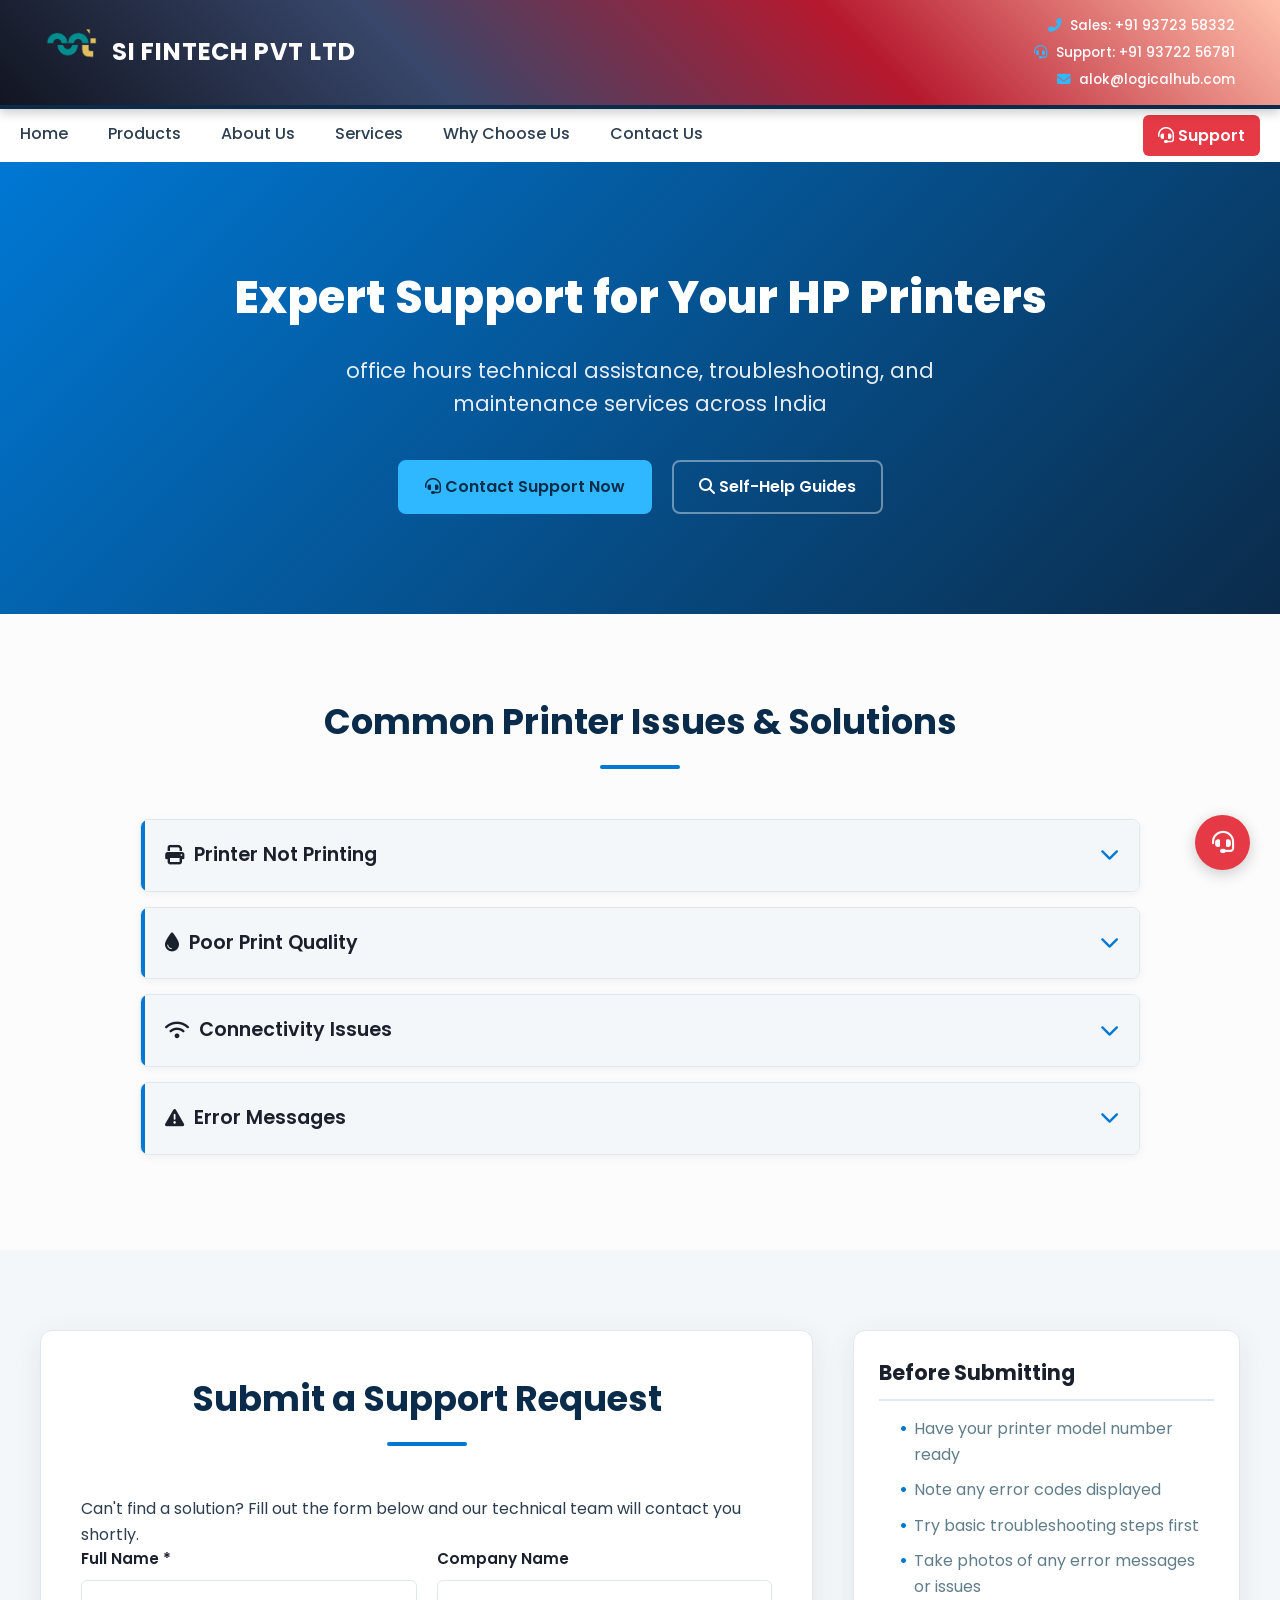
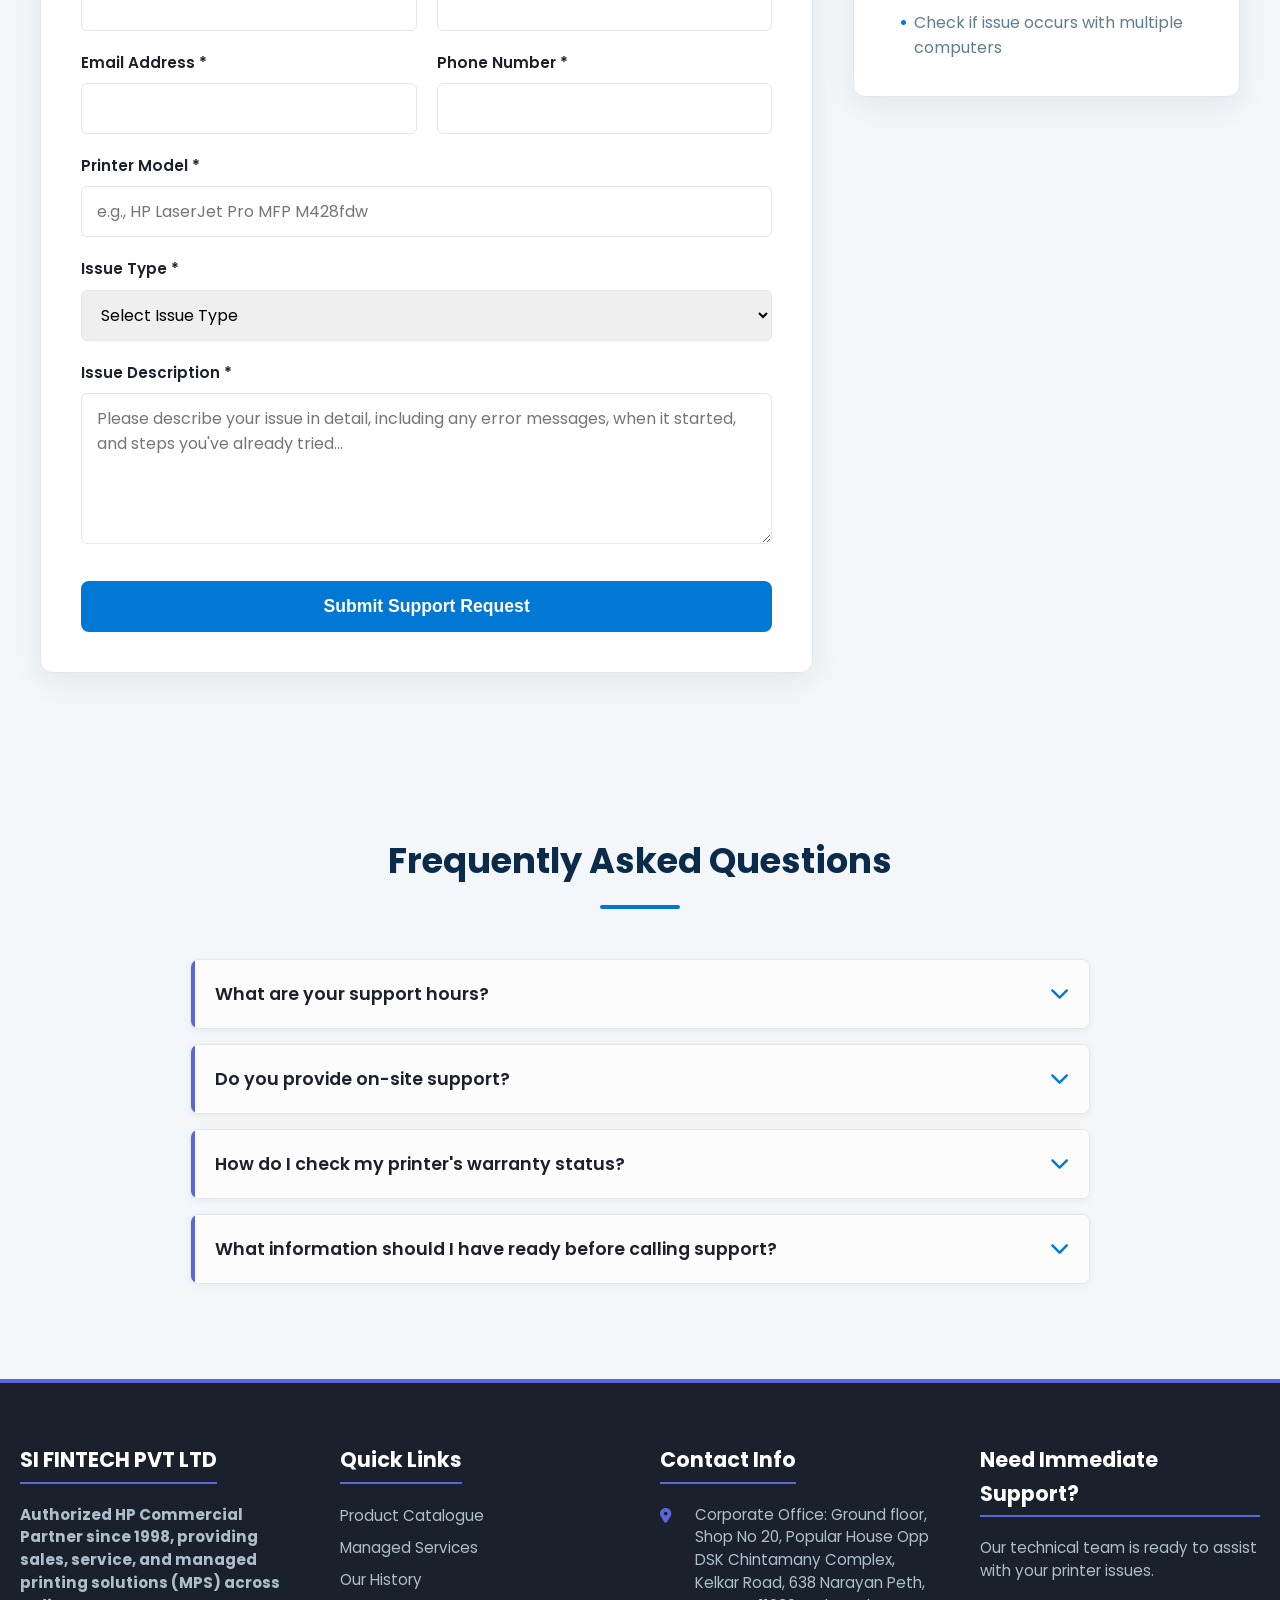
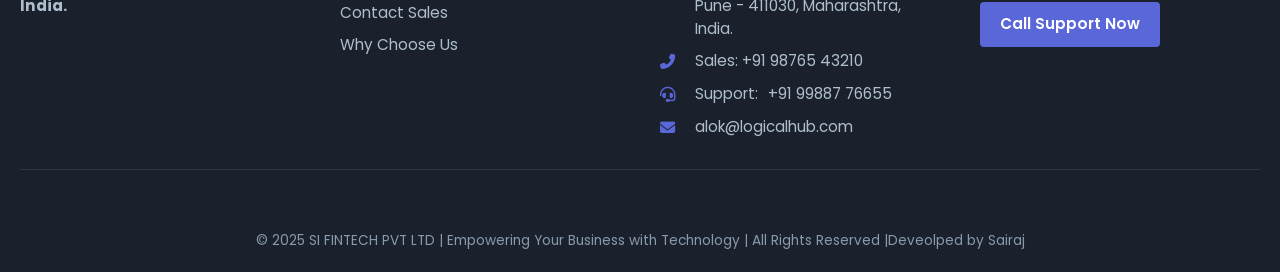
<file: support.html>
<!DOCTYPE html>
<html lang="en">

<head>
    <meta charset="UTF-8">
    <meta name="viewport" content="width=device-width, initial-scale=1.0">
    <title>Support - SI FINTECH LTD | HP Printer Solutions</title>
    <meta name="description"
        content="Get expert support for your HP printers and plotters. SI FINTECH LTD offers technical assistance, maintenance services, and troubleshooting across India.">
    <link rel="stylesheet" href="https://cdnjs.cloudflare.com/ajax/libs/font-awesome/6.4.0/css/all.min.css">
    <link rel="preconnect" href="https://fonts.googleapis.com">
    <link rel="stylesheet" href="style.css">
    <link rel="preconnect" href="https://fonts.gstatic.com" crossorigin>
    <link
        href="https://fonts.googleapis.com/css2?family=Poppins:wght@300;400;500;600;700&family=Inter:wght@400;500;600;700&display=swap"
        rel="stylesheet">

    <style>
        /* =======================================
           Global/Design Variables (Consistent Palette - Merged from all pages)
           ======================================= */
        :root {
            --primary-blue: #0078D4;
            /* Deep HP/Microsoft Blue (Action, Focus) */
            --secondary-navy: #0B2B4A;
            /* Dark Navy (Headings, Footer, Authority) */
            --accent-sky: #2FB8FF;
            /* Bright Sky Blue (Hover, Highlight) */
            --accent-red: #e63946;
            /* Support/Urgent CTA */
            --accent-green: #2a9d8f;
            /* Checkmarks/Success */
            --text-dark: #2c3e50;
            /* Near-Black Text for Readability */
            --text-medium: #607d8b;
            /* Subtle Grey for Specs/Labels */
            --bg-main: #fcfcfc;
            /* Near-White for content boxes */
            --bg-light: #f4f7f9;
            /* Very Light Grey for body background */
            --border-subtle: #e1e8ed;
            /* Light Border Colour */
            --shadow-card: 0 8px 30px rgba(11, 43, 74, 0.08);
            --header-gradient: linear-gradient(45deg, #121521, #38476b, #b6192e, #ffc1ac);
            --gradient-primary: linear-gradient(135deg, var(--primary-blue), var(--accent-sky));
            --gradient-secondary: linear-gradient(135deg, var(--secondary-navy), #1f4268);

            /* Corporate Colors (from other pages) */
            --corporate-gray-900: #1a202c;
            --corporate-gray-700: #2d3748;
            --accent-indigo: #5a67d8;
        }

        /* Base and Layout Reset */
        * {
            box-sizing: border-box;
            margin: 0;
            padding: 0;
        }

        html {
            scroll-behavior: smooth;
        }

        body {
            font-family: 'Poppins', 'Inter', sans-serif;
            color: var(--text-dark);
            line-height: 1.6;
            background: var(--bg-light);
            min-height: 100vh;
            display: flex;
            flex-direction: column;
        }

        a {
            text-decoration: none;
            color: var(--primary-blue);
            transition: color 0.2s;
        }

        /* ---------------------------------------
           Header and Navigation (Consistent with other pages)
           --------------------------------------- */
        header {
            background: var(--header-gradient);
            color: white;
            padding: 15px 25px;
            border-bottom: 4px solid var(--secondary-navy);
            box-shadow: 0 4px 10px rgba(0, 0, 0, 0.2);
            position: sticky;
            top: 0;
            z-index: 1000;
        }

        .header-content {
            max-width: 1280px;
            margin: 0 auto;
            padding: 0 20px;
            display: flex;
            justify-content: space-between;
            align-items: center;
            gap: 12px;
        }

        .logo {
            display: flex;
            align-items: center;
            gap: 12px;
        }

        .logo img {
            height: 55px;
            /* Consistent size */
            width: auto;
        }

        .header-content h1 {
            font-size: 1.5rem;
            /* Consistent size */
            font-weight: 700;
            margin: 0;
            letter-spacing: 0.8px;
            text-transform: uppercase;
            font-family: 'Poppins', sans-serif;
        }

        .header-contact {
            display: flex;
            flex-direction: column;
            align-items: flex-end;
            font-size: 0.85rem;
            /* Consistent size */
            gap: 5px;
        }

        .contact-item {
            display: flex;
            align-items: center;
            color: white;
            gap: 8px;
        }

        .contact-item a {
            color: inherit;
            font-weight: 500;
        }

        .contact-item i {
            color: var(--accent-sky);
        }

        .contact-item a:hover {
            color: var(--primary-blue);
        }

        nav {
            background: white;
            box-shadow: 0 2px 4px rgba(0, 0, 0, 0.05);
        }

        .nav-container {
            max-width: 1280px;
            margin: 0 auto;
            padding: 0 20px;
            display: flex;
            justify-content: flex-start;
            gap: 40px;
        }

        nav a {
            padding: 12px 0;
            /* Consistent padding */
            font-size: 1rem;
            /* Consistent size */
            color: var(--text-dark);
            font-weight: 500;
            transition: color 0.2s, border-bottom 0.2s;
            border-bottom: 3px solid transparent;
            /* Consistent thickness */
        }

        nav a:hover {
            color: var(--primary-blue);
            border-bottom-color: var(--accent-sky);
        }

        nav a.active {
            color: var(--primary-blue);
            border-bottom-color: var(--primary-blue);
            font-weight: 600;
        }

        .support-link {
            margin-left: auto;
            background: var(--accent-red);
            padding: 8px 15px !important;
            border-radius: 6px;
            border-bottom: none !important;
            font-weight: 600;
            align-self: center;
            color: white !important;
        }

        .support-link:hover {
            background: #c1121f;
            color: white !important;
            transform: translateY(-1px);
        }

        /* Mobile Navigation Toggle (Needed for responsiveness) */
        .mobile-nav-toggle {
            display: none;
            background: none;
            border: none;
            color: white;
            font-size: 1.5rem;
            cursor: pointer;
        }

        /* ---------------------------------------
           Support Hero Section (Refined Gradient)
           --------------------------------------- */
        .support-hero {
            /* Using a muted blue/navy gradient for a more enterprise look */
            background: linear-gradient(135deg, var(--primary-blue) 0%, var(--secondary-navy) 100%);
            color: white;
            padding: 100px 20px;
            text-align: center;
        }

        .support-hero-content {
            max-width: 1280px;
            margin: 0 auto;
        }

        .support-hero-content h1 {
            font-size: 2.8rem;
            margin-bottom: 20px;
            font-family: 'Poppins', sans-serif;
            font-weight: 800;
        }

        .support-hero-content p {
            font-size: 1.3rem;
            margin-bottom: 40px;
            max-width: 700px;
            margin-left: auto;
            margin-right: auto;
            opacity: 0.9;
        }

        .support-cta-buttons {
            display: flex;
            gap: 20px;
            justify-content: center;
            flex-wrap: wrap;
        }

        /* Generic Button Styles (For consistency) */
        .btn {
            display: inline-block;
            padding: 12px 25px;
            border-radius: 8px;
            font-weight: 600;
            transition: all 0.3s ease;
            font-size: 1rem;
            border: 2px solid transparent;
            cursor: pointer;
        }

        .btn-primary {
            background: var(--accent-sky);
            color: var(--secondary-navy);
            border-color: var(--accent-sky);
        }

        .btn-primary:hover {
            background: white;
            transform: translateY(-2px);
            box-shadow: 0 8px 20px rgba(0, 0, 0, 0.15);
        }

        .btn-secondary {
            background: transparent;
            color: white;
            border: 2px solid rgba(255, 255, 255, 0.4);
        }

        .btn-secondary:hover {
            background: rgba(255, 255, 255, 0.1);
            color: white;
            transform: translateY(-2px);
            border: 2px solid white;
        }


        /* ---------------------------------------
           Support Options Section (Service Cards Refined)
           --------------------------------------- */
        .support-options {
            padding: 80px 20px;
            background: var(--bg-light);
        }

        .support-container {
            max-width: 1280px;
            margin: 0 auto;
        }

        .section-title {
            text-align: center;
            margin-bottom: 50px;
            font-size: 2.2rem;
            color: var(--secondary-navy);
            position: relative;
            font-weight: 700;
            display: block;
            font-family: 'Poppins', sans-serif;
        }

        .section-title::after {
            content: "";
            display: block;
            width: 80px;
            height: 4px;
            background: var(--primary-blue);
            margin: 15px auto 0;
            border-radius: 2px;
        }


        .support-grid {
            display: grid;
            grid-template-columns: repeat(auto-fit, minmax(280px, 1fr));
            gap: 30px;
            margin-top: 50px;
        }

        .support-card {
            background: white;
            border-radius: 12px;
            padding: 30px;
            text-align: center;
            box-shadow: var(--shadow-card);
            transition: transform 0.3s, box-shadow 0.3s;
            border-top: 4px solid var(--primary-blue);
            display: flex;
            flex-direction: column;
            justify-content: space-between;
        }

        .support-card:hover {
            transform: translateY(-5px);
            box-shadow: 0 15px 30px rgba(0, 0, 0, 0.15);
        }

        .support-icon {
            width: 70px;
            height: 70px;
            background: var(--gradient-primary);
            border-radius: 50%;
            display: flex;
            align-items: center;
            justify-content: center;
            margin: 0 auto 20px;
            color: white;
            font-size: 1.8rem;
        }

        .support-card h3 {
            color: var(--corporate-gray-900);
            margin-bottom: 15px;
            font-size: 1.4rem;
            font-weight: 700;
        }

        .support-card p {
            color: var(--text-medium);
            margin-bottom: 20px;
        }

        .support-contact-info {
            margin-top: auto;
            /* Pushes contact info to the bottom */
            padding-top: 15px;
        }

        .contact-link {
            display: block;
            color: var(--primary-blue);
            font-weight: 600;
            font-size: 1.1rem;
            margin: 10px 0;
        }

        .support-hours,
        .response-time,
        .service-area {
            font-size: 0.85rem;
            color: var(--text-medium);
            margin-top: 5px;
        }

        .btn-whatsapp {
            display: inline-flex;
            align-items: center;
            gap: 8px;
            background: #25D366;
            color: white;
            padding: 10px 20px;
            border-radius: 6px;
            font-weight: 600;
            transition: background 0.3s;
        }

        .btn-whatsapp:hover {
            background: #128C7E;
            color: white;
        }

        /* ---------------------------------------
           Common Issues Section (FAQ Accordion)
           --------------------------------------- */
        .common-issues {
            padding: 80px 20px;
            background: var(--bg-main);
        }

        .issues-container {
            max-width: 1000px;
            margin: 0 auto;
        }

        .issues-grid {
            margin-top: 50px;
        }

        .issue-item {
            background: white;
            border-radius: 8px;
            margin-bottom: 15px;
            box-shadow: 0 2px 10px rgba(0, 0, 0, 0.05);
            overflow: hidden;
            border: 1px solid var(--border-subtle);
        }

        .issue-header {
            padding: 20px;
            display: flex;
            justify-content: space-between;
            align-items: center;
            cursor: pointer;
            border-left: 4px solid var(--primary-blue);
            background: var(--bg-light);
        }

        .issue-item.active .issue-header {
            background: var(--bg-main);
        }

        .issue-header h3 {
            display: flex;
            align-items: center;
            gap: 10px;
            margin: 0;
            font-size: 1.2rem;
            color: var(--corporate-gray-900);
            font-weight: 600;
        }

        .issue-toggle {
            background: none;
            border: none;
            font-size: 1.2rem;
            color: var(--primary-blue);
            cursor: pointer;
            transition: transform 0.3s;
            padding: 0;
        }

        .issue-item.active .issue-toggle {
            transform: rotate(180deg);
        }

        .issue-content {
            padding: 0 20px;
            max-height: 0;
            overflow: hidden;
            transition: max-height 0.4s ease-in-out, padding 0.4s ease-in-out;
        }

        .issue-item.active .issue-content {
            padding: 20px 20px 20px;
            max-height: 500px;
            /* Large enough to display content */
        }

        .issue-content h4 {
            color: var(--primary-blue);
            margin: 0 0 10px;
            font-size: 1rem;
            font-weight: 600;
        }

        .issue-content ul {
            padding-left: 20px;
            margin-bottom: 15px;
        }

        .issue-content li {
            margin-bottom: 8px;
            color: var(--text-medium);
            font-size: 0.95rem;
        }

        .solution-level {
            margin-top: 15px;
        }

        .level {
            display: inline-block;
            padding: 5px 10px;
            border-radius: 4px;
            font-size: 0.8rem;
            font-weight: 600;
        }

        .level.easy {
            background: #e8f5e9;
            color: #2e7d32;
        }

        .level.medium {
            background: #fff3e0;
            color: #ef6c00;
        }

        .level.hard {
            background: #ffebee;
            color: #c62828;
        }

        /* ---------------------------------------
           Support Request Form Section (Refined Layout)
           --------------------------------------- */
        .support-form-section {
            padding: 80px 20px;
            background: var(--bg-light);
        }

        .form-container {
            max-width: 1200px;
            margin: 0 auto;
            display: grid;
            grid-template-columns: 2fr 1fr;
            gap: 40px;
        }

        .form-content {
            background: white;
            padding: 40px;
            border-radius: 12px;
            box-shadow: var(--shadow-card);
            border: 1px solid var(--border-subtle);
        }

        .support-form {
            margin-top: 30px;
        }

        .form-row {
            display: grid;
            grid-template-columns: 1fr 1fr;
            gap: 20px;
        }

        .form-group {
            margin-bottom: 20px;
        }

        .form-group label {
            display: block;
            margin-bottom: 8px;
            font-weight: 600;
            color: var(--corporate-gray-900);
            font-size: 0.95rem;
        }

        .form-group input,
        .form-group select,
        .form-group textarea {
            width: 100%;
            padding: 12px 15px;
            border: 1px solid var(--border-subtle);
            border-radius: 6px;
            font-family: 'Poppins', sans-serif;
            font-size: 1rem;
            transition: border 0.3s, box-shadow 0.3s;
        }

        .form-group input:focus,
        .form-group select:focus,
        .form-group textarea:focus {
            border-color: var(--primary-blue);
            box-shadow: 0 0 0 3px rgba(0, 120, 212, 0.15);
            outline: none;
        }

        .checkbox-label {
            display: flex;
            align-items: center;
            cursor: pointer;
            font-weight: normal;
        }

        .checkbox-label input {
            width: auto;
            margin-right: 10px;
        }

        .btn-submit {
            width: 100%;
            padding: 15px;
            font-size: 1.1rem;
            margin-top: 10px;
            background: var(--primary-blue);
            color: white;
            border: none;
            border-radius: 8px;
            font-weight: 700;
            transition: background 0.3s, transform 0.3s;
        }

        .btn-submit:hover {
            background: var(--secondary-navy);
            transform: translateY(-2px);
        }

        .form-sidebar {
            display: flex;
            flex-direction: column;
            gap: 30px;
        }

        .support-tips,
        .emergency-support {
            background: white;
            padding: 25px;
            border-radius: 12px;
            box-shadow: var(--shadow-card);
            border: 1px solid var(--border-subtle);
        }

        .support-tips h3,
        .emergency-support h3 {
            color: var(--corporate-gray-900);
            margin-bottom: 15px;
            font-size: 1.3rem;
            border-bottom: 2px solid var(--border-subtle);
            padding-bottom: 10px;
        }

        .support-tips ul {
            padding-left: 20px;
            list-style: none;
        }

        .support-tips li {
            margin-bottom: 10px;
            color: var(--text-medium);
            position: relative;
            padding-left: 15px;
        }

        .support-tips li::before {
            content: "•";
            position: absolute;
            left: 0;
            color: var(--primary-blue);
            font-weight: bold;
        }

        .emergency-btn {
            display: flex;
            align-items: center;
            justify-content: center;
            gap: 10px;
            background: var(--accent-red);
            color: white;
            padding: 12px 20px;
            border-radius: 6px;
            font-weight: 600;
            margin: 15px 0;
            transition: background 0.3s;
        }

        .emergency-btn:hover {
            background: #c1121f;
            color: white;
            transform: translateY(-1px);
        }

        .emergency-note {
            font-size: 0.85rem;
            color: var(--text-medium);
        }

        /* ---------------------------------------
           FAQ Section (Consistent with Contact Page)
           --------------------------------------- */
        .faq-section {
            padding: 80px 20px;
            background: var(--bg-light);
        }

        .faq-container {
            max-width: 900px;
            margin: 0 auto;
        }

        .faq-grid {
            margin-top: 50px;
        }

        .faq-item {
            background: white;
            border-radius: 8px;
            margin-bottom: 15px;
            box-shadow: 0 2px 10px rgba(0, 0, 0, 0.05);
            overflow: hidden;
            border: 1px solid var(--border-subtle);
        }

        .faq-question {
            padding: 20px;
            display: flex;
            justify-content: space-between;
            align-items: center;
            cursor: pointer;
            border-left: 4px solid var(--accent-indigo);
            background: var(--bg-main);
        }

        .faq-question h3 {
            margin: 0;
            font-size: 1.1rem;
            color: var(--corporate-gray-900);
            font-weight: 600;
        }

        .faq-toggle {
            background: none;
            border: none;
            font-size: 1.2rem;
            color: var(--primary-blue);
            cursor: pointer;
            transition: transform 0.3s;
        }

        .faq-item.active .faq-toggle {
            transform: rotate(180deg);
        }

        .faq-answer {
            padding: 0 20px;
            max-height: 0;
            overflow: hidden;
            transition: max-height 0.3s, padding 0.3s;
        }

        .faq-item.active .faq-answer {
            padding: 0 20px 20px;
            max-height: 200px;
        }

        .faq-answer p {
            color: var(--text-medium);
            line-height: 1.6;
            font-size: 0.95rem;
        }

        /* ---------------------------------------
           Footer (Consistent with other pages)
           --------------------------------------- */
        .main-footer {
            background: var(--corporate-gray-900);
            color: #aebecd;
            padding: 60px 20px 0;
            font-size: 0.95rem;
            border-top: 4px solid var(--accent-indigo);
        }

        .footer-container {
            max-width: 1280px;
            margin: 0 auto 40px;
            display: grid;
            grid-template-columns: repeat(auto-fit, minmax(250px, 1fr));
            gap: 40px;
            padding-bottom: 20px;
            border-bottom: 1px solid rgba(255, 255, 255, 0.1);
        }

        .footer-column h4 {
            font-size: 1.3rem;
            color: white;
            margin-bottom: 20px;
            font-weight: 700;
            border-bottom: 2px solid var(--accent-indigo);
            padding-bottom: 5px;
            display: inline-block;
        }

        .footer-column p {
            margin-bottom: 10px;
            line-height: 1.5;
            display: flex;
            align-items: flex-start;
            gap: 10px;
        }

        .footer-column p i {
            margin-top: 4px;
            /* Align icon better */
            flex-shrink: 0;
        }

        .footer-links ul {
            list-style: none;
        }

        .footer-links li {
            margin-bottom: 8px;
        }

        .footer-links a,
        .footer-contact a {
            color: #aebecd;
            transition: color 0.2s;
        }

        .footer-links a:hover,
        .footer-contact a:hover {
            color: var(--accent-teal);
        }

        .footer-contact i {
            color: var(--accent-indigo);
            margin-right: 10px;
            width: 15px;
        }

        .social-links {
            margin-top: 20px;
            display: flex;
            gap: 15px;
        }

        .social-links a {
            font-size: 1.5rem;
            color: white;
            transition: color 0.3s;
        }

        .social-links a:hover {
            color: var(--accent-teal);
        }

        .btn-footer-cta {
            display: inline-block;
            background-color: var(--accent-indigo);
            color: white;
            padding: 10px 20px;
            border-radius: 4px;
            font-weight: 600;
            margin-top: 10px;
            transition: background 0.3s;
        }

        .btn-footer-cta:hover {
            background-color: var(--accent-teal);
        }

        .footer-bottom {
            text-align: center;
            padding: 20px 20px;
            font-size: 0.85rem;
            color: #889aad;
        }

        /* ---------------------------------------
           Floating Support & Back to Top
           --------------------------------------- */
        .floating-support {
            position: fixed;
            bottom: 30px;
            right: 30px;
            z-index: 1000;
            display: flex;
            flex-direction: column;
            align-items: flex-end;
            gap: 10px;
        }

        .support-icon-float {
            border: none;
            width: 55px;
            height: 55px;
            background: var(--accent-red);
            border-radius: 50%;
            display: flex;
            align-items: center;
            justify-content: center;
            color: white;
            font-size: 1.4rem;
            cursor: pointer;
            box-shadow: 0 4px 15px rgba(0, 0, 0, 0.2);
            transition: all 0.3s;
        }

        .support-icon-float:hover {
            transform: scale(1.05);
        }

        .support-options {
            background: white;
            border-radius: 8px;
            box-shadow: 0 5px 20px rgba(0, 0, 0, 0.15);
            padding: 10px;
            display: none;
            flex-direction: column;
            gap: 8px;
            min-width: 160px;
        }

        .floating-support.active .support-options {
            display: flex;
        }

        .support-option {
            display: flex;
            align-items: center;
            gap: 10px;
            padding: 8px 10px;
            border-radius: 4px;
            color: var(--secondary-navy);
            font-weight: 500;
            transition: background 0.2s;
            font-size: 0.9rem;
        }

        .support-option:hover {
            background: var(--bg-light);
        }

        .support-option i {
            width: 20px;
            text-align: center;
        }

        .back-to-top {
            position: fixed;
            bottom: 30px;
            right: 30px;
            width: 50px;
            height: 50px;
            background: var(--primary-blue);
            color: white;
            border-radius: 50%;
            display: flex;
            align-items: center;
            justify-content: center;
            cursor: pointer;
            opacity: 0;
            visibility: hidden;
            transition: all 0.3s;
            z-index: 999;
            box-shadow: 0 4px 10px rgba(0, 0, 0, 0.2);
        }

        .back-to-top.visible {
            opacity: 1;
            visibility: visible;
            bottom: 90px;
        }

        .floating-support.active+.back-to-top.visible {
            bottom: 200px;
        }

        .back-to-top:hover {
            background: var(--secondary-navy);
            transform: translateY(-2px);
        }


        /* ---------------------------------------
           Responsive Design (Consolidated)
           --------------------------------------- */
        @media (max-width: 1024px) {
            .form-container {
                grid-template-columns: 1fr;
            }
        }

        @media (max-width: 768px) {
            .header-content {
                flex-direction: column;
                text-align: center;
                align-items: center;
                gap: 15px;
            }

            .header-contact {
                align-items: center;
            }

            .mobile-nav-toggle {
                display: block;
                position: absolute;
                top: 25px;
                right: 20px;
            }

            nav {
                display: none;
            }

            nav.active .nav-container {
                display: flex;
                flex-direction: column;
                gap: 0;
                position: absolute;
                top: 100%;
                left: 0;
                width: 100%;
                background: var(--secondary-navy);
                box-shadow: 0 5px 10px rgba(0, 0, 0, 0.2);
            }

            nav.active a {
                padding: 15px 20px;
                border-bottom: 1px solid rgba(255, 255, 255, 0.1);
                color: white;
            }

            .support-hero {
                padding: 60px 20px;
            }

            .support-hero-content h1 {
                font-size: 2rem;
            }

            .support-hero-content p {
                font-size: 1.1rem;
            }

            .support-cta-buttons {
                flex-direction: column;
                align-items: center;
            }

            .form-row {
                grid-template-columns: 1fr;
            }

            .footer-container {
                grid-template-columns: 1fr;
                text-align: center;
            }

            .social-links {
                justify-content: center;
            }
        }
    </style>
</head>

<body>
    <header>
        <div class="header-content">
            <div class="logo">
                <img src="SI FINTECH LTD Logo Design.png" alt="SI Fintech Logo">
                <h1>SI FINTECH PVT LTD</h1>
            </div>
            <div class="header-contact">
                <div class="contact-item">
                    <i class="fas fa-phone-alt"></i>
                    <a href="tel:+919372358332">Sales: +91 93723 58332</a>
                </div>
                <div class="contact-item">
                    <i class="fas fa-headset"></i>
                    <a href="tel:+919372256781">Support: +91 93722 56781</a>
                </div>
                <div class="contact-item">
                    <i class="fas fa-envelope"></i>
                    <a href="mailto:alok@logicalhub.com">alok@logicalhub.com</a>
                </div>
            </div>
        </div>
    </header>

    <nav id="mainNav">
        <div class="nav-container" id="navContainer">
            <a href="index.html">Home</a>
            <a href="products.html">Products</a>
            <a href="about.html">About Us</a>
            <a href="Services.html">Services</a>
            <a href="unique.html">Why Choose Us</a>
            <a href="contact.html">Contact Us</a>
            <a href="support.html" class="active support-link"><i class="fas fa-headset"></i> Support</a>
        </div>
    </nav>

    <section class="support-hero">
        <div class="support-hero-content">
            <h1>Expert Support for Your HP Printers</h1>
            <p>office hours technical assistance, troubleshooting, and maintenance services across India</p>
            <div class="support-cta-buttons">
                <a href="#contact-support" class="btn btn-primary"><i class="fas fa-headset"></i> Contact Support
                    Now</a>
                <a href="#troubleshooting" class="btn btn-secondary"><i class="fas fa-search"></i> Self-Help Guides</a>
            </div>
        </div>
    </section>

    <section class="support-options">
        <div class="support-container">
            <h2 class="section-title">How Can We Help You?</h2>
            <div class="support-grid">
                <div class="support-card">
                    <div>
                        <div class="support-icon">
                            <i class="fas fa-phone-alt"></i>
                        </div>
                        <h3>Phone Support</h3>
                        <p>Speak directly with our certified HP technicians for immediate assistance</p>
                    </div>
                    <div class="support-contact-info">
                        <p><strong>Support Hotline:</strong></p>
                        <a href="tel:+919988776655" class="contact-link">+91 99887 76655</a>
                        <p class="support-hours">Mon-Sun: 8:00 AM - 10:00 PM</p>
                    </div>
                </div>
                <div class="support-card">
                    <div>
                        <div class="support-icon">
                            <i class="fab fa-whatsapp"></i>
                        </div>
                        <h3>WhatsApp Support</h3>
                        <p>Quick assistance via WhatsApp - share images/videos of issues for faster resolution</p>
                    </div>
                    <div class="support-contact-info">
                        <a href="https://wa.me/919370908324" class="btn-whatsapp" target="_blank">
                            <i class="fab fa-whatsapp"></i> Message Us on WhatsApp
                        </a>
                    </div>
                </div>
                <div class="support-card">
                    <div>
                        <div class="support-icon">
                            <i class="fas fa-envelope"></i>
                        </div>
                        <h3>Email Support</h3>
                        <p>Detailed technical queries? Send us an email with complete details</p>
                    </div>
                    <div class="support-contact-info">
                        <a href="mailto:support@sifintech.com" class="contact-link">support@sifintech.com</a>
                        <p class="response-time">Response within 2-4 hours</p>
                    </div>
                </div>
                <div class="support-card">
                    <div>
                        <div class="support-icon">
                            <i class="fas fa-tools"></i>
                        </div>
                        <h3>On-Site Service</h3>
                        <p>Our certified engineers will visit your location to provide hands-on technical support</p>
                    </div>
                    <div class="support-contact-info">
                        <a href="#contact-support" class="btn btn-primary">Request On-Site Visit</a>
                        <p class="service-area">Available in 25+ cities across India</p>
                    </div>
                </div>
            </div>
        </div>
    </section>

    <section class="common-issues" id="troubleshooting">
        <div class="issues-container">
            <h2 class="section-title">Common Printer Issues & Solutions</h2>
            <div class="issues-grid">
                <div class="issue-item">
                    <div class="issue-header">
                        <h3><i class="fas fa-print"></i> Printer Not Printing</h3>
                        <button class="issue-toggle" aria-expanded="false"><i class="fas fa-chevron-down"></i></button>
                    </div>
                    <div class="issue-content">
                        <h4>Quick Checks:</h4>
                        <ul>
                            <li>Verify power connection and that printer is turned on</li>
                            <li>Check for paper jams and clear if any</li>
                            <li>Ensure printer is set as default in your computer settings</li>
                            <li>Check ink/toner levels and replace if empty</li>
                            <li>Restart both printer and computer</li>
                        </ul>
                        <div class="solution-level">
                            <span class="level easy">Easy Fix</span>
                        </div>
                    </div>
                </div>
                <div class="issue-item">
                    <div class="issue-header">
                        <h3><i class="fas fa-tint"></i> Poor Print Quality</h3>
                        <button class="issue-toggle" aria-expanded="false"><i class="fas fa-chevron-down"></i></button>
                    </div>
                    <div class="issue-content">
                        <h4>Possible Solutions:</h4>
                        <ul>
                            <li>Run printer head cleaning utility from printer software</li>
                            <li>Check for clogged print heads and clean if necessary</li>
                            <li>Use genuine HP cartridges for optimal performance</li>
                            <li>Adjust print quality settings in printer preferences</li>
                            <li>Replace low or empty cartridges</li>
                        </ul>
                        <div class="solution-level">
                            <span class="level medium">Medium Difficulty</span>
                        </div>
                    </div>
                </div>
                <div class="issue-item">
                    <div class="issue-header">
                        <h3><i class="fas fa-wifi"></i> Connectivity Issues</h3>
                        <button class="issue-toggle" aria-expanded="false"><i class="fas fa-chevron-down"></i></button>
                    </div>
                    <div class="issue-content">
                        <h4>Troubleshooting Steps:</h4>
                        <ul>
                            <li>Restart your router and printer</li>
                            <li>Check if printer is connected to the correct Wi-Fi network</li>
                            <li>Reinstall printer drivers from official HP website</li>
                            <li>Try USB connection to isolate network issues</li>
                            <li>Update printer firmware to latest version</li>
                        </ul>
                        <div class="solution-level">
                            <span class="level medium">Medium Difficulty</span>
                        </div>
                    </div>
                </div>
                <div class="issue-item">
                    <div class="issue-header">
                        <h3><i class="fas fa-exclamation-triangle"></i> Error Messages</h3>
                        <button class="issue-toggle" aria-expanded="false"><i class="fas fa-chevron-down"></i></button>
                    </div>
                    <div class="issue-content">
                        <h4>Common Error Resolutions:</h4>
                        <ul>
                            <li>Note the exact error code and message</li>
                            <li>Search for specific error code in HP support database</li>
                            <li>Check for paper jams in all access areas</li>
                            <li>Reset printer to factory settings (backup config first)</li>
                            <li>Update or reinstall printer firmware</li>
                        </ul>
                        <div class="solution-level">
                            <span class="level hard">Technical Assistance Recommended</span>
                        </div>
                    </div>
                </div>
            </div>
        </div>
    </section>

    <section class="support-form-section" id="contact-support">
        <div class="form-container">
            <div class="form-content">
                <h2 class="section-title">Submit a Support Request</h2>
                <p>Can't find a solution? Fill out the form below and our technical team will contact you shortly.</p>

                <form action="https://api.web3forms.com/submit" method="POST">
                    <input type="hidden" name="access_key" value="05e21b2f-cd3a-42c2-b0ed-e7d63f8b35a6">
                    <div class="form-row">
                        <div class="form-group">
                            <label for="name">Full Name *</label>
                            <input type="text" id="name" name="name" required>
                        </div>
                        <div class="form-group">
                            <label for="company">Company Name</label>
                            <input type="text" id="company" name="company">
                        </div>
                    </div>

                    <div class="form-row">
                        <div class="form-group">
                            <label for="email">Email Address *</label>
                            <input type="email" id="email" name="email" required>
                        </div>
                        <div class="form-group">
                            <label for="phone">Phone Number *</label>
                            <input type="tel" id="phone" name="phone" required>
                        </div>
                    </div>

                    <div class="form-group">
                        <label for="printer-model">Printer Model *</label>
                        <input type="text" id="printer-model" name="printer-model" required
                            placeholder="e.g., HP LaserJet Pro MFP M428fdw">
                    </div>

                    <div class="form-group">
                        <label for="issue-type">Issue Type *</label>
                        <select id="issue-type" name="issue-type" required>
                            <option value="">Select Issue Type</option>
                            <option value="printing">Printing Problems</option>
                            <option value="quality">Print Quality Issues</option>
                            <option value="connectivity">Connectivity Issues</option>
                            <option value="paper-jam">Paper Jams</option>
                            <option value="error-message">Error Messages</option>
                            <option value="hardware">Hardware Failure</option>
                            <option value="software">Software/Driver Issues</option>
                            <option value="other">Other</option>
                        </select>
                    </div>

                    <div class="form-group">
                        <label for="issue-description">Issue Description *</label>
                        <textarea id="issue-description" name="issue-description" rows="5" required
                            placeholder="Please describe your issue in detail, including any error messages, when it started, and steps you've already tried..."></textarea>
                    </div>



                    <button type="submit" class="btn btn-submit">Submit Support Request</button>
                </form>
            </div>
            
            <div class="form-sidebar">
                <div class="support-tips">
                    <h3>Before Submitting</h3>
                    <ul>
                        <li>Have your printer model number ready</li>
                        <li>Note any error codes displayed</li>
                        <li>Try basic troubleshooting steps first</li>
                        <li>Take photos of any error messages or issues</li>
                        <li>Check if issue occurs with multiple computers</li>
                    </ul>
                </div>

                
            </div>
        </div>
    </section>

    <section class="faq-section">
        <div class="faq-container">
            <h2 class="section-title">Frequently Asked Questions</h2>
            <div class="faq-grid">
                <div class="faq-item">
                    <div class="faq-question">
                        <h3>What are your support hours?</h3>
                        <button class="faq-toggle" aria-expanded="false"><i class="fas fa-chevron-down"></i></button>
                    </div>
                    <div class="faq-answer">
                        <p>Our standard support is available Monday to Sunday from 8:00 AM to 10:00 PM. Premium support
                            customers have access to Office hours emergency support for critical issues.</p>
                    </div>
                </div>

                <div class="faq-item">
                    <div class="faq-question">
                        <h3>Do you provide on-site support?</h3>
                        <button class="faq-toggle" aria-expanded="false"><i class="fas fa-chevron-down"></i></button>
                    </div>
                    <div class="faq-answer">
                        <p>Yes, we provide on-site support in 25+ cities across India. Response times vary based on your
                            service plan: next business day for Premium support and within 48 hours for Standard support
                            customers.</p>
                    </div>
                </div>

                <div class="faq-item">
                    <div class="faq-question">
                        <h3>How do I check my printer's warranty status?</h3>
                        <button class="faq-toggle" aria-expanded="false"><i class="fas fa-chevron-down"></i></button>
                    </div>
                    <div class="faq-answer">
                        <p>You can check your printer's warranty status by visiting the HP Support website and entering
                            your printer serial number. Alternatively, contact our support team with your printer
                            details, and we can check it for you.</p>
                    </div>
                </div>

                <div class="faq-item">
                    <div class="faq-question">
                        <h3>What information should I have ready before calling support?</h3>
                        <button class="faq-toggle" aria-expanded="false"><i class="fas fa-chevron-down"></i></button>
                    </div>
                    <div class="faq-answer">
                        <p>To help us assist you quickly, please have the following information ready: printer model
                            number, serial number, details of the issue, any error messages displayed, and steps you've
                            already tried to resolve the issue.</p>
                    </div>
                </div>
            </div>
        </div>
    </section>

    <footer class="main-footer">
        <div class="footer-container">
            <div class="footer-column footer-about">
                <h4>SI FINTECH PVT LTD</h4>
                <p> <b>Authorized HP Commercial Partner since 1998, providing sales, service, and managed printing
                        solutions
                        (MPS) across India.</b></p>
                
            </div>

            <div class="footer-column footer-links">
                <h4>Quick Links</h4>
                <ul>
                    <li><a href="products.html">Product Catalogue</a></li>
                    <li><a href="services.html">Managed Services</a></li>
                    <li><a href="about.html">Our History</a></li>
                    <li><a href="contact.html">Contact Sales</a></li>
                    <li><a href="unique.html">Why Choose Us</a></li>
                </ul>
            </div>

            <div class="footer-column footer-contact">
                <h4>Contact Info</h4>
                <p><i class="fas fa-map-marker-alt"></i> Corporate Office:
                    Ground floor, Shop No 20,
                    Popular House Opp DSK Chintamany Complex,
                    Kelkar Road, 638 Narayan Peth, Pune - 411030,
                    Maharashtra, India.</p>
                <p><i class="fas fa-phone-alt"></i> Sales: +91 98765 43210</p>
                <p><i class="fas fa-headset"></i> Support: <a href="tel:+919988776655">+91 99887 76655</a></p>
                <p><i class="fas fa-envelope"></i> <a href="mailto:alok@logicalhub.com">alok@logicalhub.com</a></p>
            </div>

            <div class="footer-column footer-cta">
                <h4>Need Immediate Support?</h4>
                <p>Our technical team is ready to assist with your printer issues.</p>
                <a href="tel:+919988776655" class="btn-footer-cta">Call Support Now</a>
            </div>
        </div>

        <div class="footer-bottom">
            &copy; 2025 SI FINTECH PVT LTD | Empowering Your Business with Technology | All Rights Reserved |Deveolped by Sairaj
        </div>
    </footer>

    <div class="floating-support" id="floatingSupport">
        <div class="support-options" role="menu" aria-hidden="true">
            <a href="tel:+919372358332" class="support-option" role="menuitem">
                <i class="fas fa-phone"></i>
                <span>Call Sales</span>
            </a>
            <a href="tel:+919372256781" class="support-option" role="menuitem">
                <i class="fas fa-headset"></i>
                <span>Call Support</span>
            </a>
            <a href="https://wa.me/919370908324" class="support-option" target="_blank" rel="noopener" role="menuitem">
                <i class="fab fa-whatsapp"></i>
                <span>WhatsApp</span>
            </a>
            <a href="mailto:alok@logicalhub.com" class="support-option" role="menuitem">
                <i class="fas fa-envelope"></i>
                <span>Email</span>
            </a>
        </div>
        <button class="support-icon-float" id="supportToggle" aria-expanded="false" aria-controls="supportOptions"
            aria-label="Open support options">
            <i class="fas fa-headset"></i>
        </button>
    </div>

    <div class="back-to-top" id="backToTop" role="button" tabindex="0" aria-label="Back to top">
        <i class="fas fa-chevron-up"></i>
    </div>


    <script>
        document.addEventListener('DOMContentLoaded', () => {
            // Set active navigation link
            const currentPath = window.location.pathname.split('/').pop() || 'index.html';
            const links = document.querySelectorAll('nav a');
            links.forEach(l => {
                if (l.getAttribute('href') === currentPath) {
                    document.querySelector('nav a.active')?.classList.remove('active');
                    l.classList.add('active');
                }
            });

            // Accordion Toggle Logic (Common Issues & FAQ)
            const setupAccordion = (selector, activeClass) => {
                document.querySelectorAll(selector).forEach(button => {
                    button.addEventListener('click', function () {
                        const item = this.closest(activeClass);
                        const content = item.querySelector('.issue-content, .faq-answer');
                        const isExpanded = item.classList.contains('active');

                        // Close all other items
                        document.querySelectorAll(activeClass).forEach(otherItem => {
                            if (otherItem !== item && otherItem.classList.contains('active')) {
                                otherItem.classList.remove('active');
                                otherItem.querySelector('.issue-toggle, .faq-toggle')?.setAttribute('aria-expanded', 'false');
                            }
                        });

                        // Toggle current item
                        item.classList.toggle('active');
                        this.setAttribute('aria-expanded', (!isExpanded).toString());
                    });
                });
            };

            setupAccordion('.issue-toggle', '.issue-item');
            setupAccordion('.faq-toggle', '.faq-item');

            // Form submission alert (Placeholder since no backend is provided)
            // document.getElementById('supportForm').addEventListener('submit', function (e) {
            //     e.preventDefault();
            //     alert('Thank you for your support request! Our team will contact you shortly.');
            //     this.reset();
            // });

            // Floating Support Toggle Logic
            const floatingSupport = document.getElementById('floatingSupport');
            const supportToggle = document.getElementById('supportToggle');
            const supportOptions = document.querySelector('.support-options');
            const backToTopBtn = document.getElementById('backToTop');

            // Function to handle scroll and set visibility
            const toggleBackToTop = () => {
                if (window.pageYOffset > 300) {
                    backToTopBtn.classList.add('visible');
                } else {
                    backToTopBtn.classList.remove('visible');
                }
            };

            window.addEventListener('scroll', toggleBackToTop);

            // Handle click and keyboard enter for scrolling
            backToTopBtn.addEventListener('click', () => {
                window.scrollTo({ top: 0, behavior: 'smooth' });
            });


            if (supportToggle) {
                supportToggle.addEventListener('click', () => {
                    const isExpanded = supportToggle.getAttribute('aria-expanded') === 'true';
                    supportToggle.setAttribute('aria-expanded', (!isExpanded).toString());
                    floatingSupport.classList.toggle('active');
                    supportOptions.setAttribute('aria-hidden', isExpanded.toString());
                    toggleBackToTop(); // Recalculate back to top position after options open/close
                });
            }
        });
    </script>
</body>

</html>
</file>
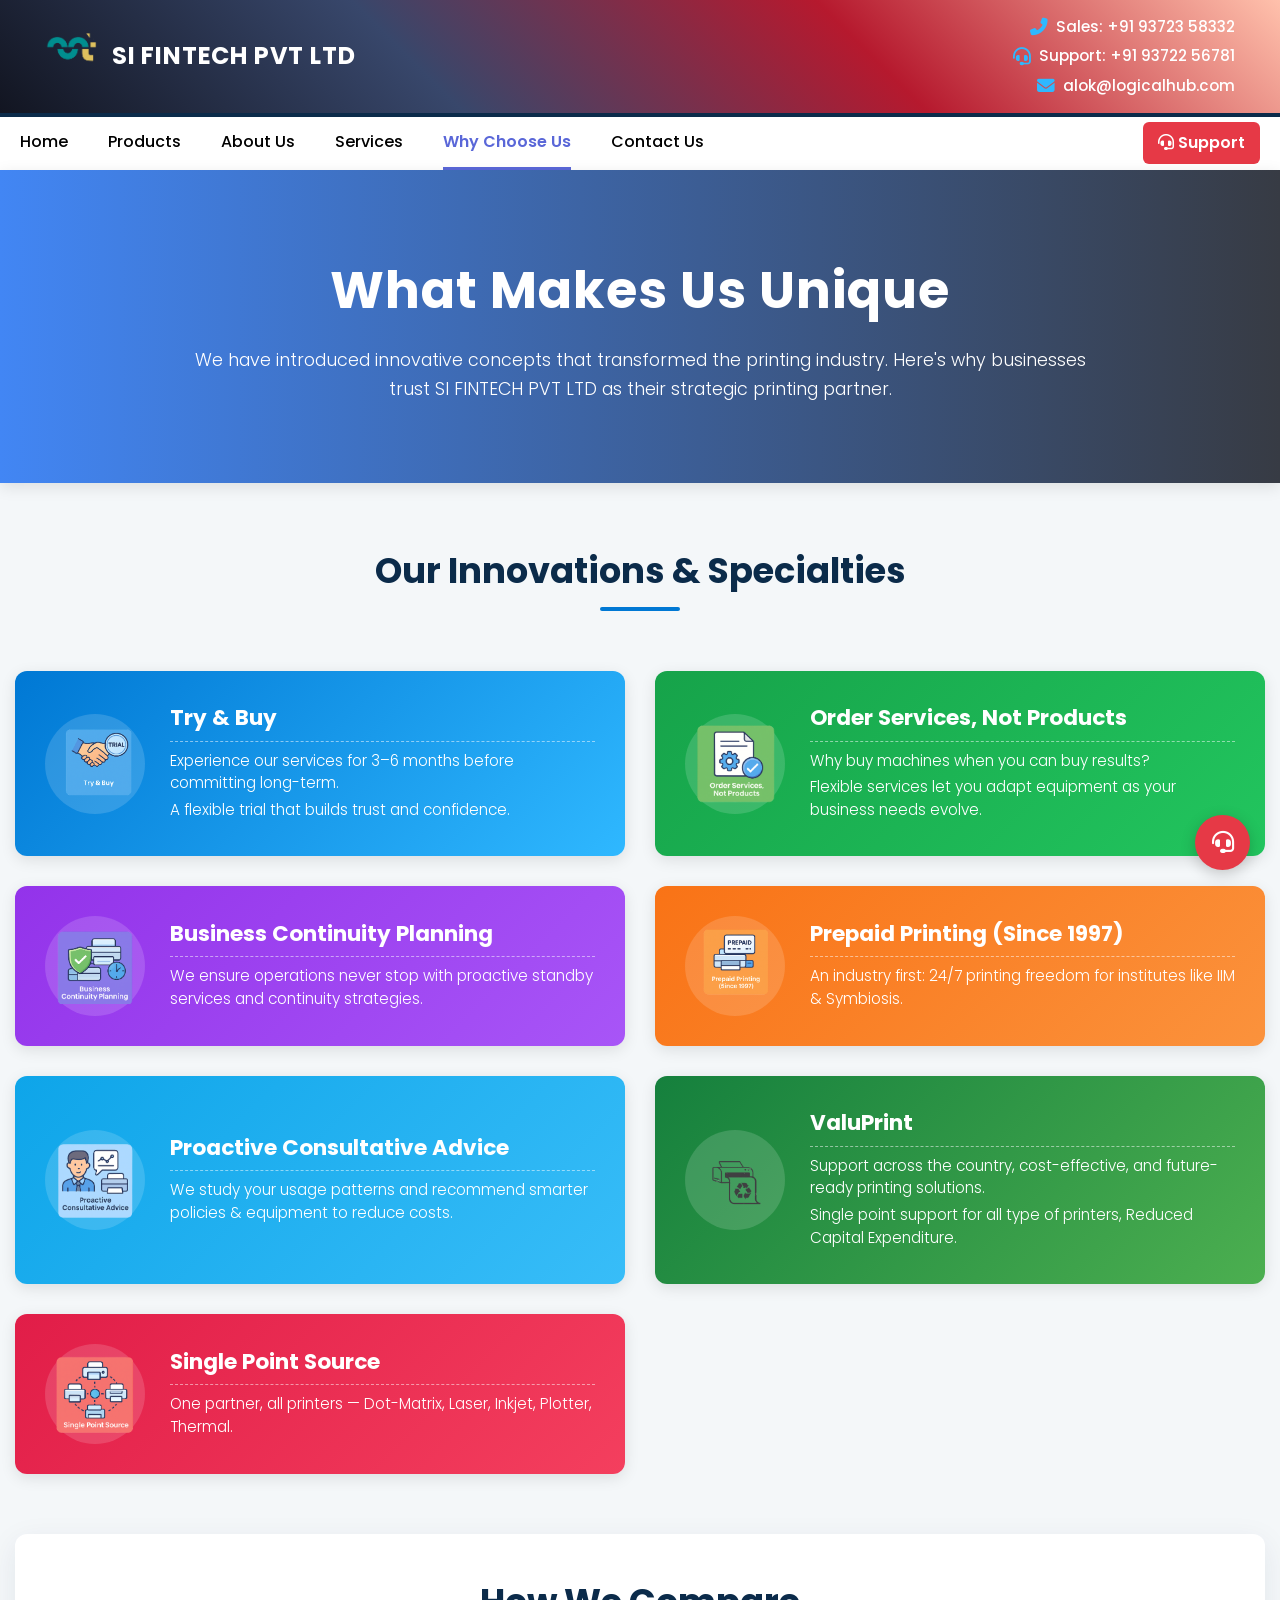
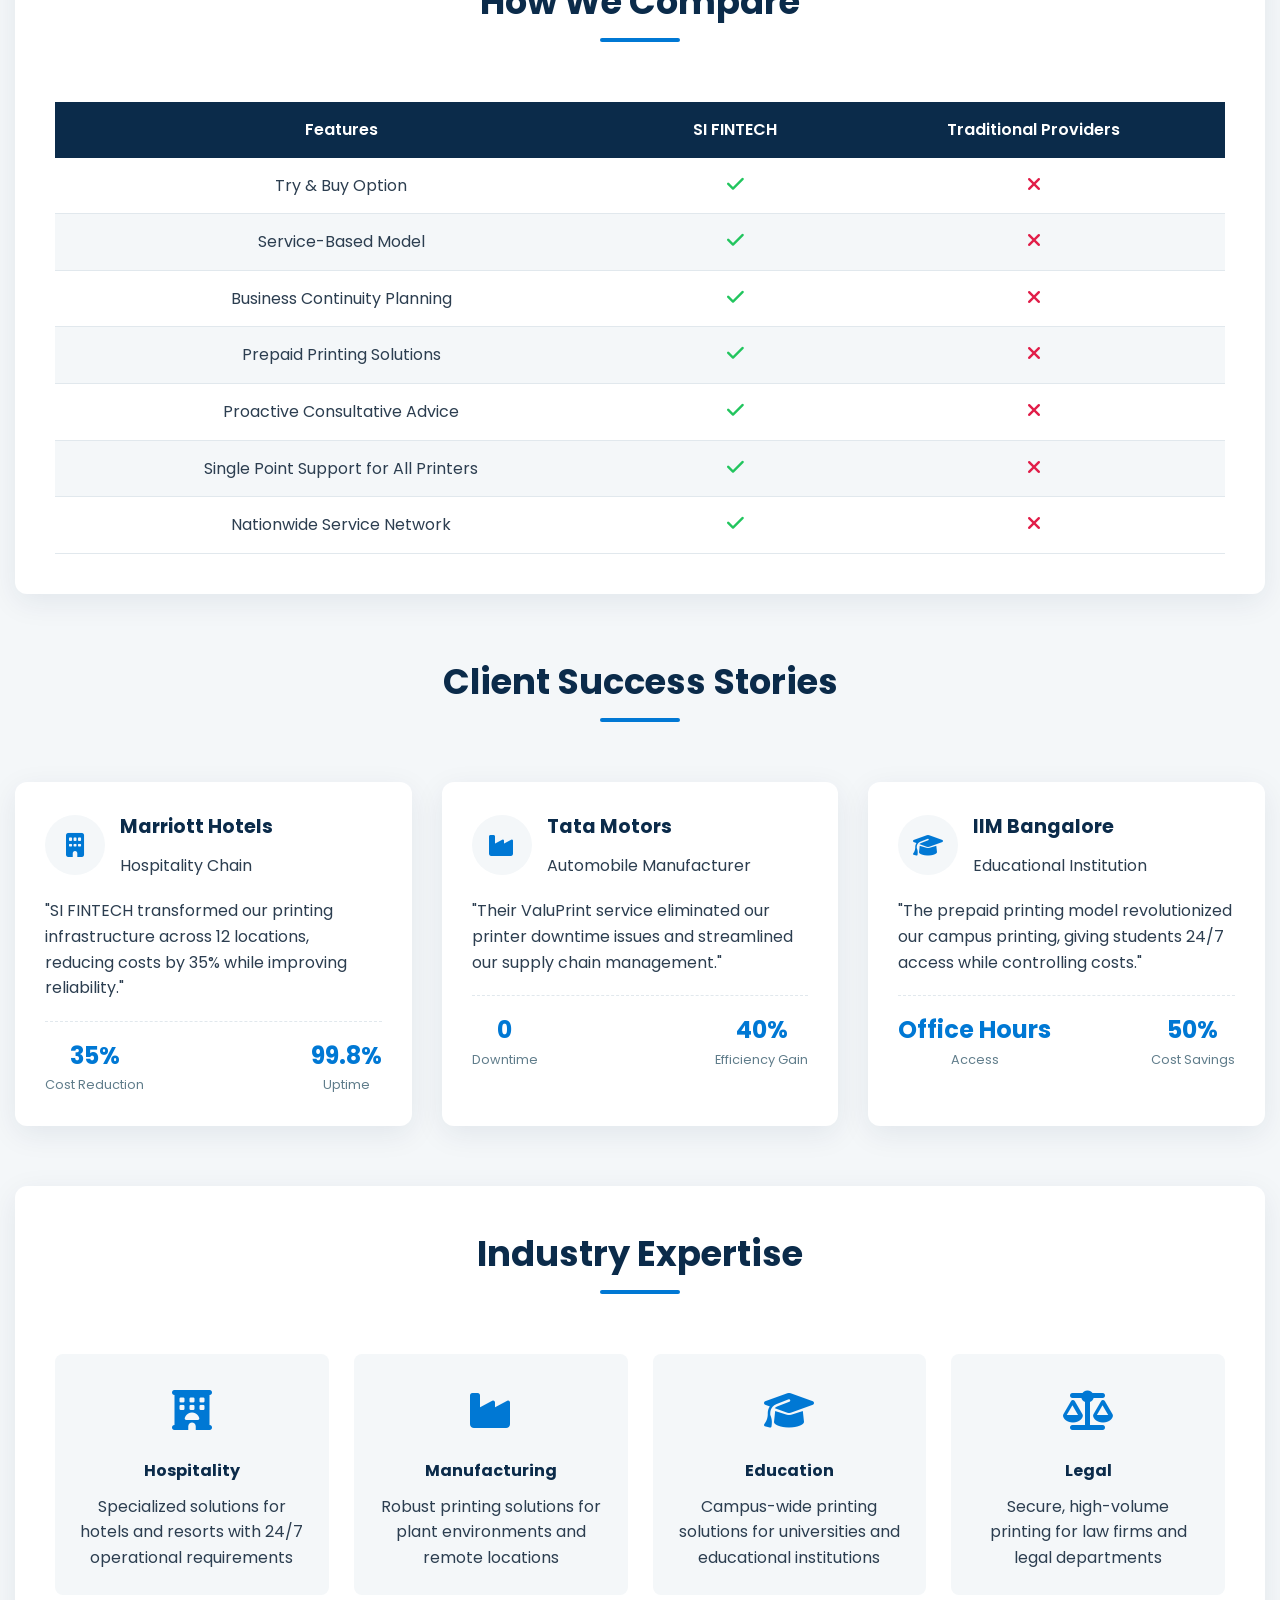
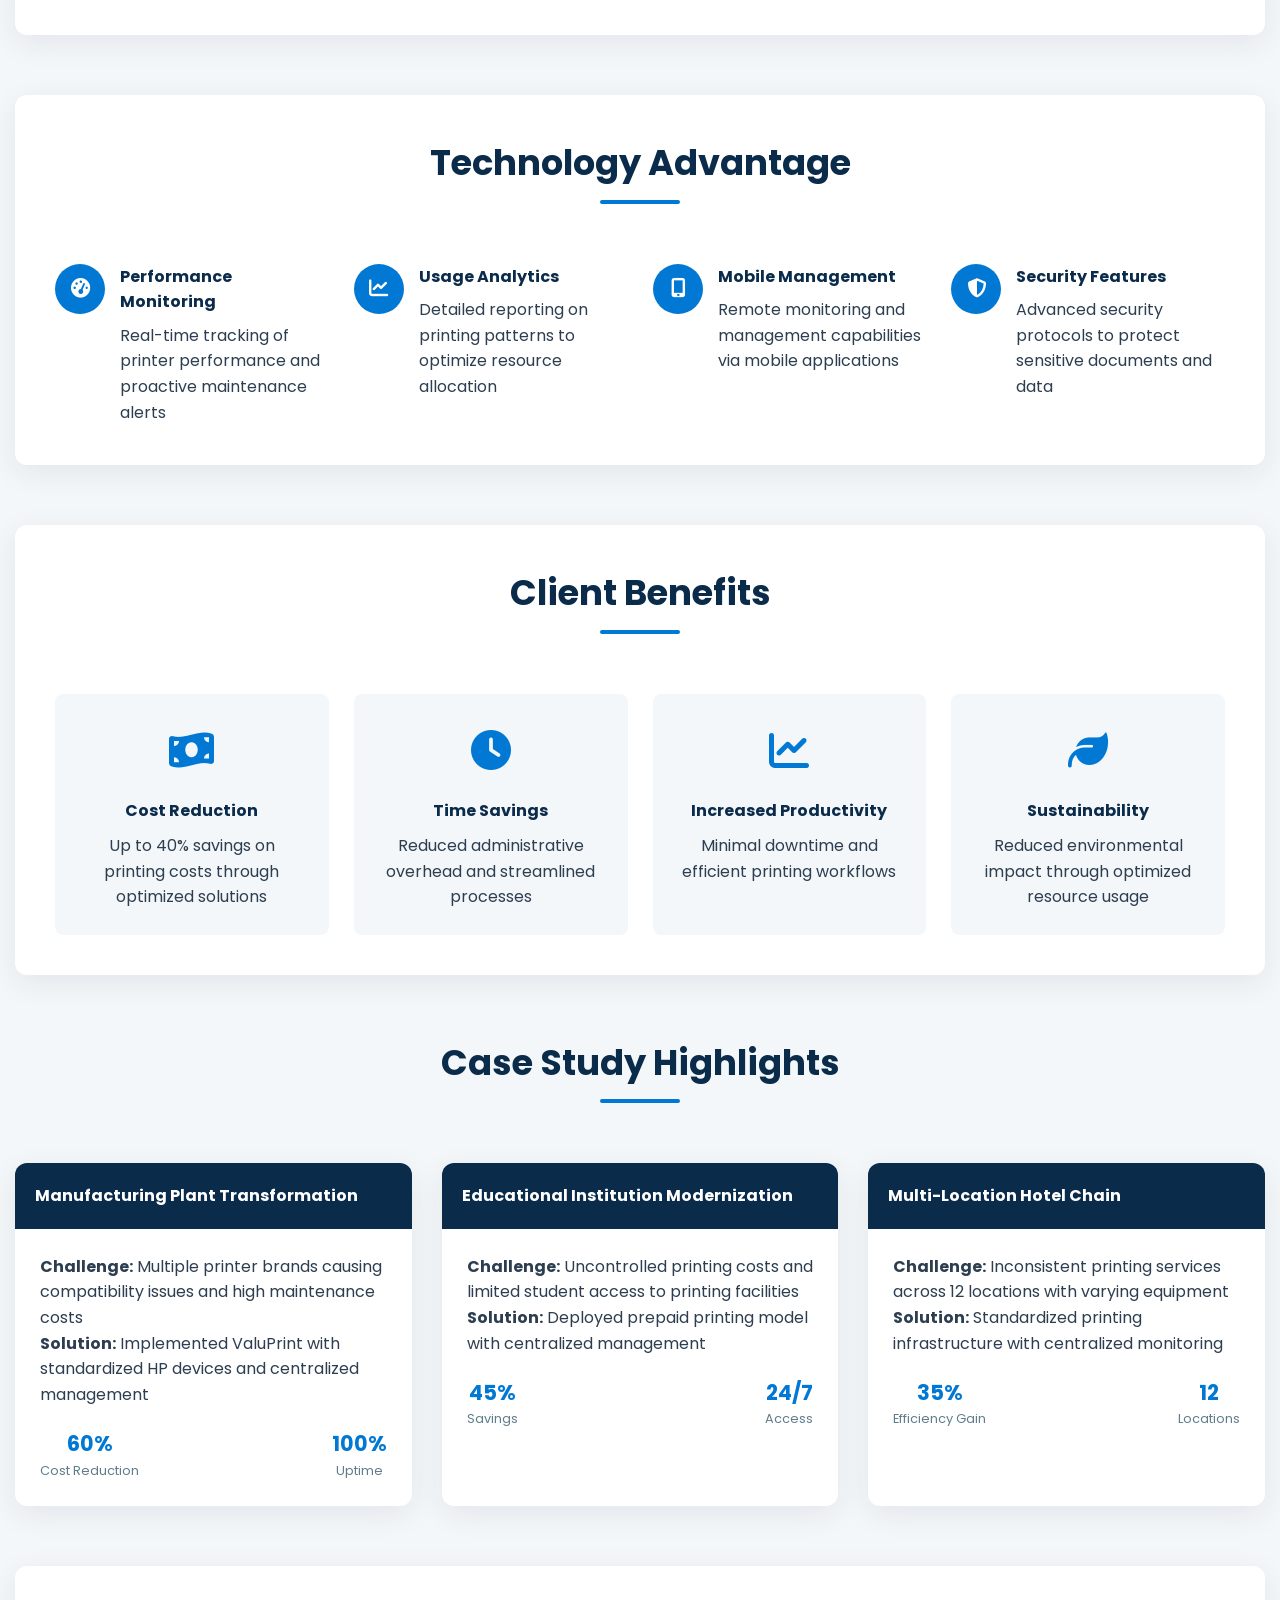
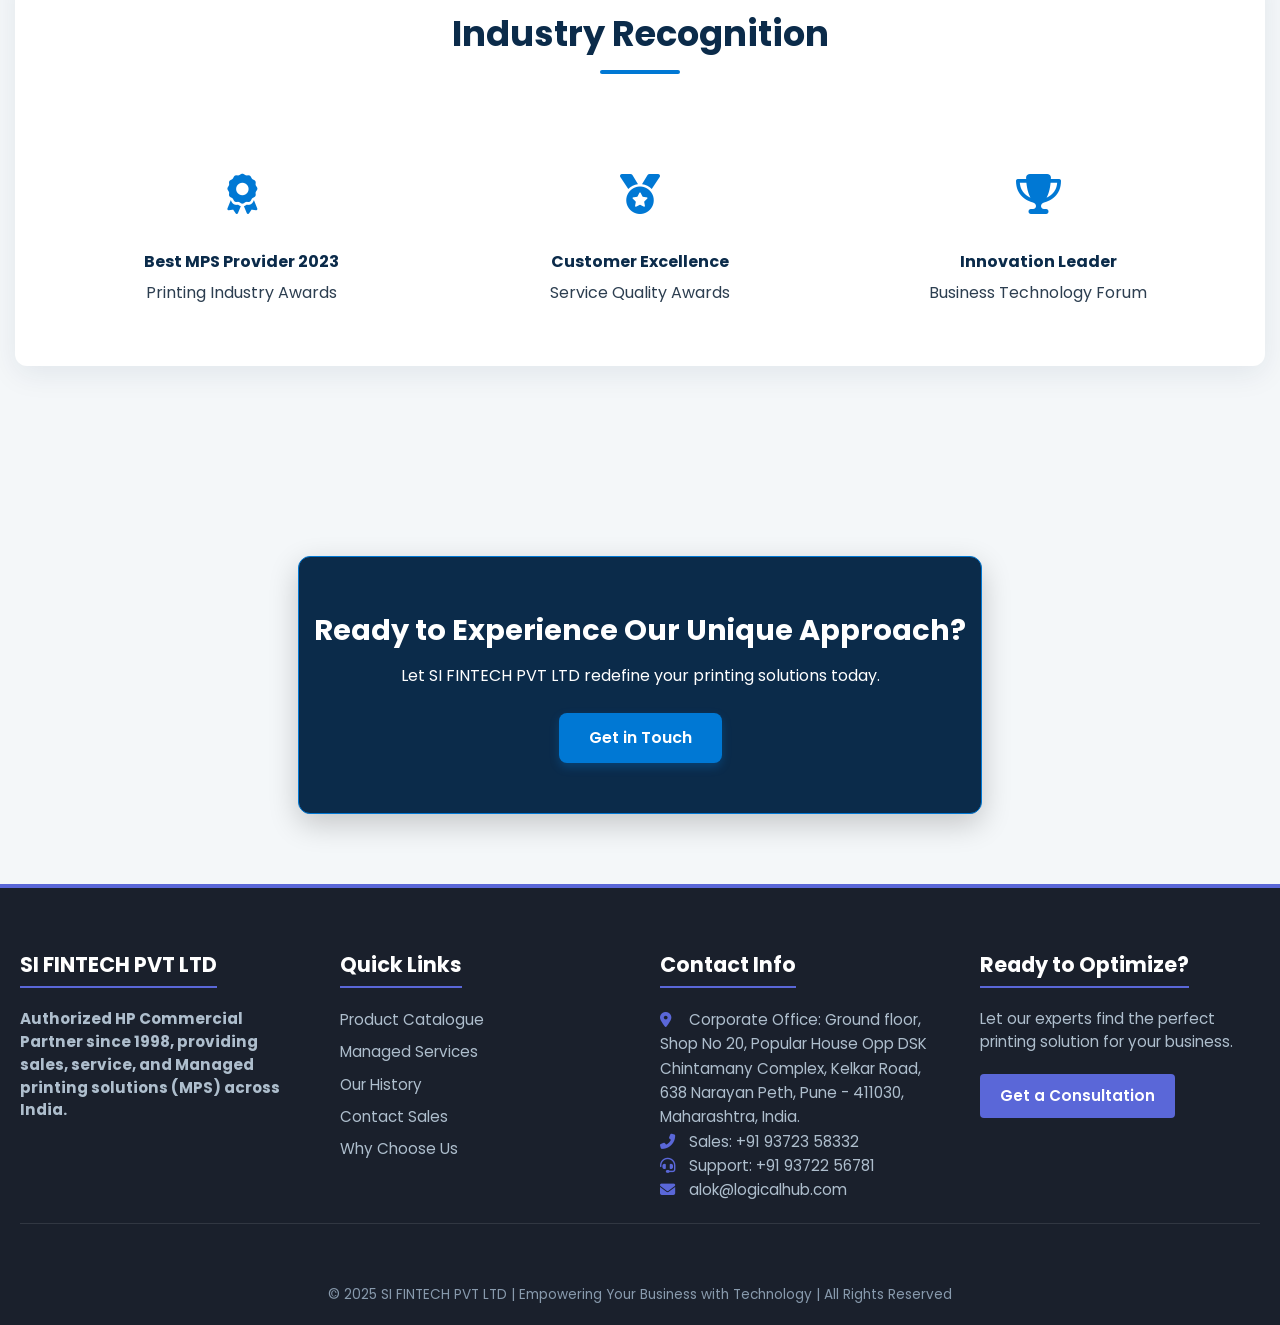
<file: unique.html>
<!DOCTYPE html>
<html lang="en">

<head>
  <meta charset="UTF-8">
  <meta name="viewport" content="width=device-width, initial-scale=1.0">
  <title>Why Choose Us - SI FINTECH LTD</title>
  <link rel="stylesheet" href="https://cdnjs.cloudflare.com/ajax/libs/font-awesome/6.4.0/css/all.min.css">
  <link rel="preconnect" href="https://fonts.googleapis.com">
  <link rel="preconnect" href="https://fonts.gstatic.com" crossorigin>
  <link rel="stylesheet" href="style.css">
  <link href="https://fonts.googleapis.com/css2?family=Poppins:wght@300;400;500;600;700&display=swap" rel="stylesheet">
 
  <style>
    /* =======================================
           Global/Design Variables (Consistent Palette)
           ======================================= */
    :root {
      --primary-blue: #0078D4;
      /* Deep HP/Microsoft Blue (Action, Focus) */
      --secondary-navy: #0B2B4A;
      /* Dark Navy (Headings, Footer, Authority) */
      --accent-sky: #2FB8FF;
      /* Bright Sky Blue (Hover, Highlight) */
      --accent-red: #e63946; /* Added for support link consistency */
      --text-dark: #2c3e50;
      /* Near-Black Text for Readability */
      --text-medium: #607d8b;
      /* Subtle Grey for Specs/Labels */
      --bg-main: #fcfcfc;
      /* Near-White for content boxes */
      --bg-light: #f4f7f9;
      /* Very Light Grey for body background */
      --border-subtle: #e1e8ed;
      /* Light Border Colour */
      --shadow-card: 0 8px 30px rgba(11, 43, 74, 0.08);
      --header-gradient: linear-gradient(45deg, #121521, #38476b, #b6192e, #ffc1ac);
      /* Your custom header gradient */
      --bg-nav: #1D1D1D;

      /* NEW PROFESSIONAL COLOR SYSTEM */
      --corporate-gray-900: #1a202c;
      /* Dark charcoal for headings */
      --corporate-gray-700: #2d3748;
      /* Medium charcoal for subheadings */
      --corporate-gray-500: #718096;
      /* Medium gray for body text */
      --corporate-gray-300: #e2e8f0;
      /* Light gray for backgrounds */
      --corporate-gray-100: #f7fafc;
      /* Very light gray for card backgrounds */

      --accent-slate: #4a5568;
      /* Slate for borders and subtle elements */
      --accent-teal: #319795;
      /* Professional teal for highlights */
      --accent-indigo: #5a67d8;
      /* Professional indigo for CTAs */
      --accent-amber: #d69e2e;
      /* Warm amber for accents */
    }

    /* Base and Layout Reset */
    * {
      box-sizing: border-box;
      margin: 0;
      padding: 0;
    }

    body {
      font-family: 'Poppins', sans-serif;
      color: var(--text-dark);
      line-height: 1.6;
      background:var(--bg-light);
      display: flex;
      flex-direction: column;
      min-height: 100vh;
    }

    a {
      text-decoration: none;
      color: var(--primary-blue);
      transition: color 0.2s;
    }

    /* ---------------------------------------
           Header and Navigation (Updated for consistency)
           --------------------------------------- */
    header {
      background: var(--header-gradient);
      /* Used your custom gradient */
      color: white;
      padding: 15px 25px; /* Reduced padding for compact look */
      /* Using secondary navy for contrast against the warm gradient end */
      border-bottom: 4px solid var(--secondary-navy);
      box-shadow: 0 4px 10px rgba(0, 0, 0, 0.2);
    }

    .header-container {
      /* New container to manage logo/contact split */
      max-width: 1280px;
      margin: 0 auto;
      padding: 0 20px;
      display: flex;
      justify-content: space-between;
      /* Space out logo and contact */
      align-items: center;
    }

    .header-content {
      display: flex;
      justify-content: flex-start;
      /* Aligned left, as per your structure */
      align-items: center;
      gap: 12px;
    }

    .logo {
      display: flex;
      align-items: center;
      gap: 12px;
    }

    .logo img {
      height: 55px; /* Reduced logo size for consistency */
      margin-top: 0;
      width: auto;
    }

    .header-content h1 {
      font-size: 1.5rem; /* Reduced font size for consistency */
      font-weight: 700;
      margin: 0;
      letter-spacing: 0.8px;
      text-transform: uppercase;
    }

    /* Updated Contact Info Styling */
    .header-contact {
      display: flex;
      flex-direction: column;
      /* Stack contact info vertically */
      gap: 5px;
      /* Reduced gap between info items */
      align-items: flex-end;
      /* Align items to the right */
      font-size: 0.85rem; /* Reduced font size for consistency */
    }

    .contact-info {
      display: flex;
      align-items: center;
      gap: 8px;
      color: white;
      /* Changed to white for better contrast with dark header */
      transition: color 0.2s;
    }

    .contact-info a {
      color: inherit;
      font-size: 0.95rem;
      font-weight: 500;
    }

    .contact-info i {
      font-size: 1.1rem;
      color: var(--accent-sky);
      /* Use accent color for icons */
    }

    .contact-info:hover {
      color: var(--primary-blue);
    }

    nav {
      background: white;
      box-shadow: 0 2px 4px rgba(0, 0, 0, 0.05);
    }

    .nav-container {
      max-width: 1280px;
      margin: 0 auto;
      padding: 0 20px;
      display: flex;
      justify-content: flex-start;
      gap: 40px;
    }

    nav a {
      padding: 12px 0; /* Reduced padding for consistency */
      font-size: 1rem; /* Reduced font size for consistency */
      color: black;
      font-weight: 500;
      transition: color 0.2s, border-bottom 0.2s;
      border-bottom: 3px solid transparent; /* Reduced border thickness */
    }

    nav a:hover {
      color: var(--accent-indigo);
      border-bottom-color: var(--accent-indigo);
    }

    nav a.active {
      color: var(--accent-indigo);
      border-bottom-color: var(--accent-indigo);
      font-weight: 600;
    }

    .support-link {
        margin-left: auto;
        background: var(--accent-red);
        padding: 8px 15px !important;
        border-radius: 6px;
        border-bottom: none !important;
        font-weight: 600;
        align-self: center; /* Align with nav links */
        color: white !important;
    }

    .support-link:hover {
        background: #c1121f;
        color: white !important;
        transform: translateY(-1px);
    }

    /* ---------------------------------------
           Floating Support & Back to Top (Added)
           --------------------------------------- */
           .floating-support {
            position: fixed;
            bottom: 30px;
            right: 30px;
            z-index: 1000;
            display: flex;
            flex-direction: column;
            align-items: flex-end;
            gap: 10px;
        }

        .support-icon-float {
            border: none;
            width: 55px;
            height: 55px;
            background: var(--accent-red);
            border-radius: 50%;
            display: flex;
            align-items: center;
            justify-content: center;
            color: white;
            font-size: 1.4rem;
            cursor: pointer;
            box-shadow: 0 4px 15px rgba(0, 0, 0, 0.2);
            transition: all 0.3s;
        }

        .support-icon-float:hover {
            transform: scale(1.05);
        }

        .support-options {
            background: white;
            border-radius: 8px;
            box-shadow: 0 5px 20px rgba(0, 0, 0, 0.15);
            padding: 10px;
            display: none;
            flex-direction: column;
            gap: 8px;
            min-width: 160px;
        }

        .floating-support.active .support-options {
            display: flex;
        }

        .support-option {
            display: flex;
            align-items: center;
            gap: 10px;
            padding: 8px 10px;
            border-radius: 4px;
            color: var(--secondary-navy);
            font-weight: 500;
            transition: background 0.2s;
            font-size: 0.9rem;
        }

        .support-option:hover {
            background: var(--corporate-gray-300);
        }

        .support-option i {
            width: 20px;
            text-align: center;
        }

        .back-to-top {
            position: fixed;
            bottom: 30px;
            right: 30px;
            width: 50px;
            height: 50px;
            background: var(--primary-blue);
            color: white;
            border-radius: 50%;
            display: flex;
            align-items: center;
            justify-content: center;
            cursor: pointer;
            opacity: 0;
            visibility: hidden;
            transition: all 0.3s;
            z-index: 999;
            box-shadow: 0 4px 10px rgba(0, 0, 0, 0.2);
        }

        .back-to-top.visible {
            opacity: 1;
            visibility: visible;
            bottom: 90px;
        }

        .floating-support.active + .back-to-top.visible {
            bottom: 200px;
        }

        .back-to-top:hover {
            background: var(--secondary-navy);
            transform: translateY(-2px);
        }


    /* ---------------------------------------
           Hero Section (Updated look)
           --------------------------------------- */
    .hero {
      /* Using a muted blue/navy gradient for a more enterprise look */
      background: #373B44;
      /* fallback for old browsers */
      background: -webkit-linear-gradient(to right, #4286f4, #373B44);
      /* Chrome 10-25, Safari 5.1-6 */
      background: linear-gradient(to right, #4286f4, #373B44);
      /* W3C, IE 10+/ Edge, Firefox 16+, Chrome 26+, Opera 12+, Safari 7+ */

      color: #fff;
      text-align: center;
      padding: 80px 20px;
      box-shadow: 0 4px 15px rgba(0, 0, 0, 0.1);
    }

    .hero h1 {
      font-size: 3.2rem;
      margin-bottom: 15px;
      font-weight: 700;
      letter-spacing: 1px;
    }

    .hero p {
      font-size: 1.1rem;
      max-width: 900px;
      margin: 0 auto;
      font-weight: 300;
    }

    /* ---------------------------------------
           Features Section (Main Content)
           --------------------------------------- */
    .features-section {
      padding: 60px 20px;
      max-width: 1280px;
      /* Matches header/nav max-width */
      margin: 0 auto;
      flex-grow: 1;
    }

    .section-title {
      text-align: center;
      margin-bottom: 50px;
    }

    .section-title h2 {
      font-size: 2.2rem;
      color: var(--secondary-navy);
      position: relative;
      display: inline-block;
      font-weight: 700;
      padding-bottom: 10px;
    }

    .section-title h2::after {
      content: "";
      display: block;
      height: 4px;
      width: 80px;
      background: var(--primary-blue);
      margin: 8px auto 0;
      border-radius: 2px;
    }

    .features-alt {
      display: grid;
      grid-template-columns: repeat(2, 1fr);
      /* Default 2 columns for balance */
      gap: 30px;
    }

    /* Unique card styles for each feature */
    .feature-row {
      display: flex;
      align-items: center;
      gap: 25px;
      padding: 30px;
      border-radius: 12px;
      transition: 0.3s;
      color: #fff;
      box-shadow: 0 4px 15px rgba(0, 0, 0, 0.1);
      position: relative;
    }

    .feature-row:hover {
      transform: translateY(-6px);
      box-shadow: 0 12px 30px rgba(0, 0, 0, 0.2);
      z-index: 1;
      /* Bring card forward on hover */
    }

    /* Ensures image takes less space than text */
    .feature-icon {
      flex-shrink: 0;
      width: 100px;
      height: 100px;
      display: flex;
      align-items: center;
      justify-content: center;
      background: rgba(255, 255, 255, 0.15);
      border-radius: 50%;
    }

    .feature-row img {
      width: 80px;
      /* Reduced image size slightly within the circle */
      height: 80px;
      object-fit: contain;
    }

    .feature-text {
      flex-grow: 1;
      text-align: left;
      /* Aligned left for better readability */
    }

    .feature-text h3 {
      font-size: 1.35rem;
      font-weight: 700;
      margin: 0 0 8px;
      border-bottom: 1px dashed rgba(255, 255, 255, 0.5);
      padding-bottom: 5px;
    }

    .feature-text p {
      font-size: 0.95rem;
      line-height: 1.5;
      margin: 4px 0;
      font-weight: 300;
    }

    /* Different color schemes (Cleaned up gradients) */
    .try-buy {
      background: linear-gradient(135deg, #0078D4, #2FB8FF);
    }

    .services {
      background: linear-gradient(135deg, #16a34a, #22c55e);
    }

    .continuity {
      background: linear-gradient(135deg, #9333ea, #a855f7);
    }

    .prepaid {
      background: linear-gradient(135deg, #f97316, #fb923c);
    }

    .advice {
      background: linear-gradient(135deg, #0ea5e9, #38bdf8);
    }

    .valuprint {
      background: linear-gradient(135deg, #15803d, #4CAF50);
    }

    .single-source {
      background: linear-gradient(135deg, #e11d48, #f43f5e);
    }

    /* NEW SECTIONS - ADDED PROFESSIONAL FEATURES */

    /* Comparison Table Section */
    .comparison-section {
      background: white;
      border-radius: 12px;
      padding: 40px;
      margin: 60px 0;
      box-shadow: var(--shadow-card);
    }

    .comparison-table {
      width: 100%;
      border-collapse: collapse;
      margin-top: 30px;
    }

    .comparison-table th {
      background: var(--secondary-navy);
      color: white;
      padding: 15px;
      text-align: center;
      font-weight: 600;
    }

    .comparison-table td {
      padding: 15px;
      border-bottom: 1px solid var(--border-subtle);
      text-align: center;
    }

    .comparison-table tr:nth-child(even) {
      background: var(--bg-light);
    }

    .check-mark {
      color: #22c55e;
      font-size: 1.2rem;
    }

    .cross-mark {
      color: #e11d48;
      font-size: 1.2rem;
    }

    /* Client Success Stories */
    .success-stories {
      display: grid;
      grid-template-columns: repeat(auto-fit, minmax(300px, 1fr));
      gap: 30px;
      margin: 50px 0;
    }

    .story-card {
      background: white;
      border-radius: 12px;
      padding: 30px;
      box-shadow: var(--shadow-card);
      transition: transform 0.3s ease;
    }

    .story-card:hover {
      transform: translateY(-5px);
    }

    .story-header {
      display: flex;
      align-items: center;
      margin-bottom: 20px;
    }

    .client-logo {
      width: 60px;
      height: 60px;
      background: var(--bg-light);
      border-radius: 50%;
      display: flex;
      align-items: center;
      justify-content: center;
      margin-right: 15px;
      color: var(--primary-blue);
      font-size: 1.5rem;
    }

    .story-content h4 {
      color: var(--secondary-navy);
      margin-bottom: 10px;
      font-size: 1.2rem;
    }

    .story-stats {
      display: flex;
      justify-content: space-between;
      margin-top: 20px;
      padding-top: 15px;
      border-top: 1px dashed var(--border-subtle);
    }

    .stat {
      text-align: center;
    }

    .stat-value {
      font-size: 1.5rem;
      font-weight: 700;
      color: var(--primary-blue);
    }

    .stat-label {
      font-size: 0.8rem;
      color: var(--text-medium);
    }

    /* Industry Expertise Section */
    .expertise-section {
      background: white;
      border-radius: 12px;
      padding: 40px;
      margin: 60px 0;
      box-shadow: var(--shadow-card);
    }

    .expertise-grid {
      display: grid;
      grid-template-columns: repeat(auto-fit, minmax(250px, 1fr));
      gap: 25px;
      margin-top: 30px;
    }

    .expertise-item {
      text-align: center;
      padding: 25px;
      border-radius: 8px;
      background: var(--bg-light);
      transition: transform 0.3s ease;
    }

    .expertise-item:hover {
      transform: translateY(-5px);
    }

    .expertise-icon {
      font-size: 2.5rem;
      color: var(--primary-blue);
      margin-bottom: 15px;
    }

    .expertise-item h4 {
      color: var(--secondary-navy);
      margin-bottom: 10px;
    }

    /* Technology Advantage Section */
    .technology-section {
      background: white;
      border-radius: 12px;
      padding: 40px;
      margin: 60px 0;
      box-shadow: var(--shadow-card);
    }

    .tech-features {
      display: grid;
      grid-template-columns: repeat(auto-fit, minmax(250px, 1fr));
      gap: 25px;
      margin-top: 30px;
    }

    .tech-feature {
      display: flex;
      align-items: flex-start;
      gap: 15px;
    }

    .tech-icon {
      flex-shrink: 0;
      width: 50px;
      height: 50px;
      background: var(--primary-blue);
      border-radius: 50%;
      display: flex;
      align-items: center;
      justify-content: center;
      color: white;
      font-size: 1.2rem;
    }

    .tech-content h4 {
      color: var(--secondary-navy);
      margin-bottom: 8px;
    }

    /* Client Benefits Section */
    .benefits-section {
      background: white;
      border-radius: 12px;
      padding: 40px;
      margin: 60px 0;
      box-shadow: var(--shadow-card);
    }

    .benefits-grid {
      display: grid;
      grid-template-columns: repeat(auto-fit, minmax(250px, 1fr));
      gap: 25px;
      margin-top: 30px;
    }

    .benefit-card {
      background: var(--bg-light);
      padding: 25px;
      border-radius: 8px;
      text-align: center;
      transition: transform 0.3s ease;
    }

    .benefit-card:hover {
      transform: translateY(-5px);
    }

    .benefit-icon {
      font-size: 2.5rem;
      color: var(--primary-blue);
      margin-bottom: 15px;
    }

    .benefit-card h4 {
      color: var(--secondary-navy);
      margin-bottom: 10px;
    }

    /* Case Study Highlights */
    .case-studies {
      display: grid;
      grid-template-columns: repeat(auto-fit, minmax(300px, 1fr));
      gap: 30px;
      margin: 50px 0;
    }

    .case-study {
      background: white;
      border-radius: 12px;
      overflow: hidden;
      box-shadow: var(--shadow-card);
      transition: transform 0.3s ease;
    }

    .case-study:hover {
      transform: translateY(-5px);
    }

    .case-header {
      padding: 20px;
      background: var(--secondary-navy);
      color: white;
    }

    .case-content {
      padding: 25px;
    }

    .case-stats {
      display: flex;
      justify-content: space-between;
      margin-top: 20px;
    }

    .case-stat {
      text-align: center;
    }

    .case-value {
      font-size: 1.3rem;
      font-weight: 700;
      color: var(--primary-blue);
    }

    .case-label {
      font-size: 0.8rem;
      color: var(--text-medium);
    }

    /* Industry Recognition Section */
    .recognition-section {
      background: white;
      border-radius: 12px;
      padding: 40px;
      margin: 60px 0;
      box-shadow: var(--shadow-card);
    }

    .recognition-grid {
      display: grid;
      grid-template-columns: repeat(auto-fit, minmax(200px, 1fr));
      gap: 25px;
      margin-top: 30px;
    }

    .recognition-item {
      text-align: center;
      padding: 20px;
    }

    .recognition-logo {
      height: 80px;
      display: flex;
      align-items: center;
      justify-content: center;
      margin-bottom: 15px;
      color: var(--primary-blue);
      font-size: 2.5rem;
    }

    .recognition-item h4 {
      color: var(--secondary-navy);
      margin-bottom: 5px;
    }

    /* ---------------------------------------
           CTA Section (Matching color theme)
           --------------------------------------- */
    .cta {
      background: var(--secondary-navy);
      color: #fff;
      text-align: center;
      padding: 50px 60px;
      margin: 70px auto;
      border-radius: 12px;
      max-width: 1100px;
      /* Reduced max-width for focus */
      box-shadow: 0 10px 30px rgba(0, 0, 0, 0.2);
      border: 1px solid var(--primary-blue);
    }

    .cta h2 {
      font-size: 1.8rem;
      margin-bottom: 10px;
      font-weight: 700;
    }

    .cta p {
      margin-bottom: 25px;
      font-size: 1rem;
    }

    .cta a {
      display: inline-block;
      background: var(--primary-blue);
      /* Primary blue button */
      color: #fff;
      padding: 12px 30px;
      border-radius: 8px;
      font-weight: 600;
      transition: 0.3s;
      box-shadow: 0 4px 10px rgba(0, 120, 212, 0.3);
    }

    .cta a:hover {
      background: var(--accent-sky);
      transform: translateY(-2px);
      box-shadow: 0 8px 20px rgba(47, 184, 255, 0.4);
    }

    /* ---------------------------------------
           Footer (Updated with new color system)
           --------------------------------------- */
    .main-footer {
      background: var(--corporate-gray-900);
      color: #aebecd;
      padding: 60px 20px 0;
      font-size: 0.95rem;
      border-top: 4px solid var(--accent-indigo);
    }

    .footer-container {
      max-width: 1280px;
      margin: 0 auto 40px;
      display: grid;
      grid-template-columns: repeat(auto-fit, minmax(250px, 1fr));
      gap: 40px;
      padding-bottom: 20px;
      border-bottom: 1px solid rgba(255, 255, 255, 0.1);
    }

    .footer-column h4 {
      font-size: 1.3rem;
      color: white;
      margin-bottom: 20px;
      font-weight: 700;
      border-bottom: 2px solid var(--accent-indigo);
      padding-bottom: 5px;
      display: inline-block;
    }

    .footer-column p {
      margin-bottom: 10px;
      line-height: 1.5;
    }

    .footer-links ul {
      list-style: none;
    }

    .footer-links li {
      margin-bottom: 8px;
    }

    .footer-links a,
    .footer-contact a {
      color: #aebecd;
      transition: color 0.2s;
    }

    .footer-links a:hover,
    .footer-contact a:hover {
      color: var(--accent-teal);
    }

    .footer-contact i {
      color: var(--accent-indigo);
      margin-right: 10px;
      width: 15px;
    }

    .social-links {
      margin-top: 20px;
      display: flex;
      gap: 15px;
    }

    .social-links a {
      font-size: 1.5rem;
      color: white;
      transition: color 0.3s;
    }

    .social-links a:hover {
      color: var(--accent-teal);
    }

    .btn-footer-cta {
      display: inline-block;
      background-color: var(--accent-indigo);
      color: white;
      padding: 10px 20px;
      border-radius: 4px;
      font-weight: 600;
      margin-top: 10px;
      transition: background 0.3s;
    }

    .btn-footer-cta:hover {
      background-color: var(--accent-teal);
    }

    .footer-bottom {
      text-align: center;
      padding: 20px 20px;
      font-size: 0.85rem;
      color: #889aad;
    }

    /* ---------------------------------------
           Responsive Design
           --------------------------------------- */
    @media (max-width: 1200px) {
      .footer-content {
        grid-template-columns: repeat(2, 1fr);
      }
    }

    @media (max-width: 1000px) {
      .features-alt {
        grid-template-columns: 1fr;
        /* Single column on tablet */
      }

      .hero h1 {
        font-size: 2.5rem;
      }

      .header-container {
        flex-direction: column;
        /* Stack logo and contact info */
        align-items: flex-start;
      }

      .header-content h1 {
        font-size: 1.7rem;
      }

      .header-contact {
        width: 100%;
        align-items: flex-start;
        /* Left-align contact details */
        margin-top: 15px;
        /* Spacing below main title */
      }

      .comparison-table {
        display: block;
        overflow-x: auto;
      }
    }

    @media (max-width: 768px) {
      .header-content h1 {
        font-size: 1.5rem;
      }

      .logo img {
        height: 50px;
        /* Slightly smaller logo on mobile */
        margin-top: 0;
      }

      .hero {
        padding: 50px 15px;
      }

      .hero h1 {
        font-size: 2rem;
      }

      .features-section {
        padding: 40px 15px;
      }

      .feature-row {
        flex-direction: column;
        text-align: center;
        padding: 25px;
      }

      .feature-text {
        text-align: center;
      }

      .feature-text h3 {
        border-bottom: none;
        padding-bottom: 0;
      }

      .cta {
        padding: 30px 20px;
        margin: 40px auto;
      }

      .footer-content {
        grid-template-columns: 1fr;
        text-align: center;
      }

      .footer-col h4 {
        margin: 0 auto 20px;
      }

      .footer-contact-item {
        justify-content: center;
      }

      .social-icons {
        text-align: center;
      }

      .comparison-section,
      .expertise-section,
      .technology-section,
      .benefits-section,
      .recognition-section {
        padding: 25px 20px;
      }
    }
  </style>
</head>

<body>
  <header>
    <div class="header-container">
      <div class="header-content">
        <div class="logo">
          <img src="SI FINTECH LTD Logo Design.png" alt="SI Fintech Logo">
        </div>
        <h1>SI FINTECH PVT LTD</h1>
      </div>
      <div class="header-contact">
        <div class="contact-info">
          <i class="fas fa-phone-alt"></i>
          <a href="tel:+919372358332">Sales: +91 93723 58332</a>
        </div>
        <div class="contact-info">
          <i class="fas fa-headset"></i>
          <a href="tel:+919372256781">Support: +91 93722 56781</a>
        </div>
        <div class="contact-info">
          <i class="fas fa-envelope"></i>
          <a href="mailto:alok@logicalhub.com">alok@logicalhub.com</a>
        </div>
      </div>
    </div>
  </header>

  <nav>
    <div class="nav-container">
      <a href="index.html">Home</a>
      <a href="products.html">Products</a>
      <a href="about.html">About Us</a>
      <a href="Services.html">Services</a>
      <a href="unique.html" class="active">Why Choose Us</a>
      <a href="contact.html">Contact Us</a>
      <a href="support.html" class="support-link"><i class="fas fa-headset"></i> Support</a>
    </div>
  </nav>

  <section class="hero">
    <h1>What Makes Us Unique</h1>
    <p>We have introduced innovative concepts that transformed the printing industry. Here's why businesses trust SI
      FINTECH PVT LTD as their strategic printing partner.</p>
  </section>

  <section class="features-section">
    <div class="section-title">
      <h2>Our Innovations & Specialties</h2>
    </div>
    <div class="features-alt">

      <div class="feature-row try-buy">
        <div class="feature-icon">
          <img src="unique-page/Try & buy.png" alt="Try & Buy">
        </div>
        <div class="feature-text">
          <h3>Try & Buy</h3>
          <p>Experience our services for 3–6 months before committing long-term.</p>
          <p>A flexible trial that builds trust and confidence.</p>
        </div>
      </div>

      <div class="feature-row services">
        <div class="feature-icon">
          <img src="unique-page/services.png" alt="Services Instead of Product">
        </div>
        <div class="feature-text">
          <h3>Order Services, Not Products</h3>
          <p>Why buy machines when you can buy results? </p>
          <p>Flexible services let you adapt equipment as your business needs evolve.</p>
        </div>
      </div>

      <div class="feature-row continuity">
        <div class="feature-icon">
          <img src="unique-page/bcp.png" alt="Business Continuity">
        </div>
        <div class="feature-text">
          <h3>Business Continuity Planning</h3>
          <p>We ensure operations never stop with proactive standby services and continuity strategies.</p>
        </div>
      </div>

      <div class="feature-row prepaid">
        <div class="feature-icon">
          <img src="unique-page/prepaid.png" alt="Prepaid Printing">
        </div>
        <div class="feature-text">
          <h3>Prepaid Printing (Since 1997)</h3>
          <p>An industry first: 24/7 printing freedom for institutes like IIM & Symbiosis.</p>
        </div>
      </div>

      <div class="feature-row advice">
        <div class="feature-icon">
          <img src="unique-page/Advice (2).png" alt="Consultative Advice">
        </div>
        <div class="feature-text">
          <h3>Proactive Consultative Advice</h3>
          <p>We study your usage patterns and recommend smarter policies & equipment to reduce costs.</p>
        </div>
      </div>

      <div class="feature-row valuprint">
        <div class="feature-icon">
          <img src="unique-page/image-removebg-preview.png" alt="ValuPrint">
        </div>
        <div class="feature-text">
          <h3>ValuPrint</h3>
          <p>Support across the country, cost-effective, and future-ready printing solutions.</p>
          <p>Single point support for all type of printers, Reduced Capital Expenditure.</p>
        </div>
      </div>

      <div class="feature-row single-source">
        <div class="feature-icon">
          <img src="unique-page/Single-point.png" alt="Dot-Matrix">
        </div>
        <div class="feature-text">
          <h3>Single Point Source</h3>
          <p>One partner, all printers — Dot-Matrix, Laser, Inkjet, Plotter, Thermal.</p>
        </div>
      </div>

    </div>

    <div class="comparison-section">
      <div class="section-title">
        <h2>How We Compare</h2>
      </div>
      <table class="comparison-table">
        <thead>
          <tr>
            <th>Features</th>
            <th>SI FINTECH</th>
            <th>Traditional Providers</th>
          </tr>
        </thead>
        <tbody>
          <tr>
            <td>Try & Buy Option</td>
            <td><i class="fas fa-check check-mark"></i></td>
            <td><i class="fas fa-times cross-mark"></i></td>
          </tr>
          <tr>
            <td>Service-Based Model</td>
            <td><i class="fas fa-check check-mark"></i></td>
            <td><i class="fas fa-times cross-mark"></i></td>
          </tr>
          <tr>
            <td>Business Continuity Planning</td>
            <td><i class="fas fa-check check-mark"></i></td>
            <td><i class="fas fa-times cross-mark"></i></td>
          </tr>
          <tr>
            <td>Prepaid Printing Solutions</td>
            <td><i class="fas fa-check check-mark"></i></td>
            <td><i class="fas fa-times cross-mark"></i></td>
          </tr>
          <tr>
            <td>Proactive Consultative Advice</td>
            <td><i class="fas fa-check check-mark"></i></td>
            <td><i class="fas fa-times cross-mark"></i></td>
          </tr>
          <tr>
            <td>Single Point Support for All Printers</td>
            <td><i class="fas fa-check check-mark"></i></td>
            <td><i class="fas fa-times cross-mark"></i></td>
          </tr>
          <tr>
            <td>Nationwide Service Network</td>
            <td><i class="fas fa-check check-mark"></i></td>
            <td><i class="fas fa-times cross-mark"></i></td>
          </tr>
        </tbody>
      </table>
    </div>

    <div class="section-title">
      <h2>Client Success Stories</h2>
    </div>
    <div class="success-stories">
      <div class="story-card">
        <div class="story-header">
          <div class="client-logo">
            <i class="fas fa-building"></i>
          </div>
          <div class="story-content">
            <h4>Marriott Hotels</h4>
            <p>Hospitality Chain</p>
          </div>
        </div>
        <p>"SI FINTECH transformed our printing infrastructure across 12 locations, reducing costs by 35% while
          improving reliability."</p>
        <div class="story-stats">
          <div class="stat">
            <div class="stat-value">35%</div>
            <div class="stat-label">Cost Reduction</div>
          </div>
          <div class="stat">
            <div class="stat-value">99.8%</div>
            <div class="stat-label">Uptime</div>
          </div>
        </div>
      </div>

      <div class="story-card">
        <div class="story-header">
          <div class="client-logo">
            <i class="fas fa-industry"></i>
          </div>
          <div class="story-content">
            <h4>Tata Motors</h4>
            <p>Automobile Manufacturer</p>
          </div>
        </div>
        <p>"Their ValuPrint service eliminated our printer downtime issues and streamlined our supply chain management."
        </p>
        <div class="story-stats">
          <div class="stat">
            <div class="stat-value">0</div>
            <div class="stat-label">Downtime</div>
          </div>
          <div class="stat">
            <div class="stat-value">40%</div>
            <div class="stat-label">Efficiency Gain</div>
          </div>
        </div>
      </div>

      <div class="story-card">
        <div class="story-header">
          <div class="client-logo">
            <i class="fas fa-graduation-cap"></i>
          </div>
          <div class="story-content">
            <h4>IIM Bangalore</h4>
            <p>Educational Institution</p>
          </div>
        </div>
        <p>"The prepaid printing model revolutionized our campus printing, giving students 24/7 access while controlling
          costs."</p>
        <div class="story-stats">
          <div class="stat">
            <div class="stat-value">Office Hours</div>
            <div class="stat-label">Access</div>
          </div>
          <div class="stat">
            <div class="stat-value">50%</div>
            <div class="stat-label">Cost Savings</div>
          </div>
        </div>
      </div>
    </div>

    <div class="expertise-section">
      <div class="section-title">
        <h2>Industry Expertise</h2>
      </div>
      <div class="expertise-grid">
        <div class="expertise-item">
          <div class="expertise-icon">
            <i class="fas fa-hotel"></i>
          </div>
          <h4>Hospitality</h4>
          <p>Specialized solutions for hotels and resorts with 24/7 operational requirements</p>
        </div>
        <div class="expertise-item">
          <div class="expertise-icon">
            <i class="fas fa-industry"></i>
          </div>
          <h4>Manufacturing</h4>
          <p>Robust printing solutions for plant environments and remote locations</p>
        </div>
        <div class="expertise-item">
          <div class="expertise-icon">
            <i class="fas fa-graduation-cap"></i>
          </div>
          <h4>Education</h4>
          <p>Campus-wide printing solutions for universities and educational institutions</p>
        </div>
        <div class="expertise-item">
          <div class="expertise-icon">
            <i class="fas fa-balance-scale"></i>
          </div>
          <h4>Legal</h4>
          <p>Secure, high-volume printing for law firms and legal departments</p>
        </div>
      </div>
    </div>

    <div class="technology-section">
      <div class="section-title">
        <h2>Technology Advantage</h2>
      </div>
      <div class="tech-features">
        <div class="tech-feature">
          <div class="tech-icon">
            <i class="fas fa-tachometer-alt"></i>
          </div>
          <div class="tech-content">
            <h4>Performance Monitoring</h4>
            <p>Real-time tracking of printer performance and proactive maintenance alerts</p>
          </div>
        </div>
        <div class="tech-feature">
          <div class="tech-icon">
            <i class="fas fa-chart-line"></i>
          </div>
          <div class="tech-content">
            <h4>Usage Analytics</h4>
            <p>Detailed reporting on printing patterns to optimize resource allocation</p>
          </div>
        </div>
        <div class="tech-feature">
          <div class="tech-icon">
            <i class="fas fa-mobile-alt"></i>
          </div>
          <div class="tech-content">
            <h4>Mobile Management</h4>
            <p>Remote monitoring and management capabilities via mobile applications</p>
          </div>
        </div>
        <div class="tech-feature">
          <div class="tech-icon">
            <i class="fas fa-shield-alt"></i>
          </div>
          <div class="tech-content">
            <h4>Security Features</h4>
            <p>Advanced security protocols to protect sensitive documents and data</p>
          </div>
        </div>
      </div>
    </div>

    <div class="benefits-section">
      <div class="section-title">
        <h2>Client Benefits</h2>
      </div>
      <div class="benefits-grid">
        <div class="benefit-card">
          <div class="benefit-icon">
            <i class="fas fa-money-bill-wave"></i>
          </div>
          <h4>Cost Reduction</h4>
          <p>Up to 40% savings on printing costs through optimized solutions</p>
        </div>
        <div class="benefit-card">
          <div class="benefit-icon">
            <i class="fas fa-clock"></i>
          </div>
          <h4>Time Savings</h4>
          <p>Reduced administrative overhead and streamlined processes</p>
        </div>
        <div class="benefit-card">
          <div class="benefit-icon">
            <i class="fas fa-chart-line"></i>
          </div>
          <h4>Increased Productivity</h4>
          <p>Minimal downtime and efficient printing workflows</p>
        </div>
        <div class="benefit-card">
          <div class="benefit-icon">
            <i class="fas fa-leaf"></i>
          </div>
          <h4>Sustainability</h4>
          <p>Reduced environmental impact through optimized resource usage</p>
        </div>
      </div>
    </div>

    <div class="section-title">
      <h2>Case Study Highlights</h2>
    </div>
    <div class="case-studies">
      <div class="case-study">
        <div class="case-header">
          <h4>Manufacturing Plant Transformation</h4>
        </div>
        <div class="case-content">
          <p><strong>Challenge:</strong> Multiple printer brands causing compatibility issues and high maintenance costs
          </p>
          <p><strong>Solution:</strong> Implemented ValuPrint with standardized HP devices and centralized management
          </p>
          <div class="case-stats">
            <div class="case-stat">
              <div class="case-value">60%</div>
              <div class="case-label">Cost Reduction</div>
            </div>
            <div class="case-stat">
              <div class="case-value">100%</div>
              <div class="case-label">Uptime</div>
            </div>
          </div>
        </div>
      </div>

      <div class="case-study">
        <div class="case-header">
          <h4>Educational Institution Modernization</h4>
        </div>
        <div class="case-content">
          <p><strong>Challenge:</strong> Uncontrolled printing costs and limited student access to printing facilities
          </p>
          <p><strong>Solution:</strong> Deployed prepaid printing model with centralized management</p>
          <div class="case-stats">
            <div class="case-stat">
              <div class="case-value">45%</div>
              <div class="case-label">Savings</div>
            </div>
            <div class="case-stat">
              <div class="case-value">24/7</div>
              <div class="case-label">Access</div>
            </div>
          </div>
        </div>
      </div>

      <div class="case-study">
        <div class="case-header">
          <h4>Multi-Location Hotel Chain</h4>
        </div>
        <div class="case-content">
          <p><strong>Challenge:</strong> Inconsistent printing services across 12 locations with varying equipment</p>
          <p><strong>Solution:</strong> Standardized printing infrastructure with centralized monitoring</p>
          <div class="case-stats">
            <div class="case-stat">
              <div class="case-value">35%</div>
              <div class="case-label">Efficiency Gain</div>
            </div>
            <div class="case-stat">
              <div class="case-value">12</div>
              <div class="case-label">Locations</div>
            </div>
          </div>
        </div>
      </div>
    </div>

    <div class="recognition-section">
      <div class="section-title">
        <h2>Industry Recognition</h2>
      </div>
      <div class="recognition-grid">
        
        <div class="recognition-item">
          <div class="recognition-logo">
            <i class="fas fa-award"></i>
          </div>
          <h4>Best MPS Provider 2023</h4>
          <p>Printing Industry Awards</p>
        </div>
        <div class="recognition-item">
          <div class="recognition-logo">
            <i class="fas fa-medal"></i>
          </div>
          <h4>Customer Excellence</h4>
          <p>Service Quality Awards</p>
        </div>
        <div class="recognition-item">
          <div class="recognition-logo">
            <i class="fas fa-trophy"></i>
          </div>
          <h4>Innovation Leader</h4>
          <p>Business Technology Forum</p>
        </div>
      </div>
    </div>
  </section>

  <section class="cta">
    <h2>Ready to Experience Our Unique Approach?</h2>
    <p>Let SI FINTECH PVT LTD redefine your printing solutions today.</p>
    <a href="contact.html">Get in Touch</a>
  </section>

  <footer class="main-footer">
    <div class="footer-container">
      <div class="footer-column footer-about">
        <h4>SI FINTECH PVT LTD</h4>
        <p>
          <b>Authorized HP Commercial Partner since 1998, providing sales, service, and Managed printing
            solutions
            (MPS) across India.</b>
        </p>
        
      </div>

      <div class="footer-column footer-links">
        <h4>Quick Links</h4>
        <ul>
          <li><a href="products.html">Product Catalogue</a></li>
          <li><a href="Services.html">Managed Services</a></li>
          <li><a href="about.html">Our History</a></li>
          <li><a href="contact.html">Contact Sales</a></li>
          <li><a href="unique.html">Why Choose Us</a></li>
        </ul>
      </div>

      <div class="footer-column footer-contact">
        <h4>Contact Info</h4>
        <div class="footer-contact-item">
          <i class="fas fa-map-marker-alt"></i>
          <span>Corporate Office: Ground floor, Shop No 20, Popular House Opp DSK Chintamany Complex, Kelkar
            Road, 638 Narayan Peth, Pune - 411030, Maharashtra, India.</span>
        </div>
        <div class="footer-contact-item">
          <i class="fas fa-phone-alt"></i>
          <a href="tel:+919372358332">Sales: +91 93723 58332</a>
        </div>
        <div class="footer-contact-item">
          <i class="fas fa-headset"></i>
          <a href="tel:+919372256781">Support: +91 93722 56781</a>
        </div>
        <div class="footer-contact-item">
          <i class="fas fa-envelope"></i>
          <a href="mailto:alok@logicalhub.com">alok@logicalhub.com</a>
        </div>
      </div>

      <div class="footer-column footer-cta">
        <h4>Ready to Optimize?</h4>
        <p>Let our experts find the perfect printing solution for your business.</p>
        <a href="contact.html" class="btn-footer-cta">Get a Consultation</a>
      </div>
    </div>

    <div class="footer-bottom">
      &copy; 2025 SI FINTECH PVT LTD | Empowering Your Business with Technology | All Rights Reserved
    </div>
  </footer>

  <div class="floating-support" id="floatingSupport">
      <div class="support-options" role="menu" aria-hidden="true">
          <a href="tel:+919372358332" class="support-option" role="menuitem">
              <i class="fas fa-phone"></i>
              <span>Call Sales</span>
          </a>
          <a href="tel:+919372256781" class="support-option" role="menuitem">
              <i class="fas fa-headset"></i>
              <span>Call Support</span>
          </a>
          <a href="https://wa.me/919370908324" class="support-option" target="_blank" rel="noopener" role="menuitem">
              <i class="fab fa-whatsapp"></i>
              <span>WhatsApp</span>
          </a>
          <a href="mailto:alok@logicalhub.com" class="support-option" role="menuitem">
              <i class="fas fa-envelope"></i>
              <span>Email</span>
          </a>
      </div>
      <button class="support-icon-float" id="supportToggle" aria-expanded="false" aria-controls="supportOptions" aria-label="Open support options">
          <i class="fas fa-headset"></i>
      </button>
  </div>

  <div class="back-to-top" id="backToTop" role="button" tabindex="0" aria-label="Back to top">
      <i class="fas fa-chevron-up"></i>
  </div>

  <script>
    document.addEventListener('DOMContentLoaded', () => {
      // Set active navigation link
      const currentPath = window.location.pathname.split("/").pop();
      const links = document.querySelectorAll("nav a");
      links.forEach(link => {
        const linkHref = link.getAttribute("href");
        // Check for direct match
        if (linkHref === currentPath) {
          link.classList.add("active");
        }
      });

      // Floating Support Toggle Logic
      const floatingSupport = document.getElementById('floatingSupport');
      const supportToggle = document.getElementById('supportToggle');
      const supportOptions = document.querySelector('.support-options');
      const backToTopBtn = document.getElementById('backToTop');

      // Function to handle scroll and set visibility
      const toggleBackToTop = () => {
          if (window.pageYOffset > 300) {
              backToTopBtn.classList.add('visible');
          } else {
              backToTopBtn.classList.remove('visible');
          }
      };
      
      window.addEventListener('scroll', toggleBackToTop);
      
      backToTopBtn.addEventListener('click', () => {
          window.scrollTo({ top: 0, behavior: 'smooth' });
      });


      if (supportToggle) {
          supportToggle.addEventListener('click', () => {
              const isExpanded = supportToggle.getAttribute('aria-expanded') === 'true';
              supportToggle.setAttribute('aria-expanded', (!isExpanded).toString());
              floatingSupport.classList.toggle('active');
              supportOptions.setAttribute('aria-hidden', isExpanded.toString());
              toggleBackToTop(); // Recalculate back to top position after options open/close
          });
      }
    });
  </script>
</body>

</html>
</file>
<file: style.css>
/* ----------------------------------------------------
   OPTIMIZED GLOBAL RESPONSIVE FIXES (applies to all pages)
---------------------------------------------------- */

/* Ensure smooth scrolling and fast rendering */
html {
    scroll-behavior: smooth;
    -webkit-tap-highlight-color: transparent;
    overflow-x: hidden;
}

/* Base element scaling and font smoothing */
body {
    -webkit-text-size-adjust: 100%;
    text-size-adjust: 100%;
    -webkit-font-smoothing: antialiased;
    -moz-osx-font-smoothing: grayscale;
    overflow-x: hidden;
}

/* Make all images responsive, preventing horizontal overflow */
img {
    max-width: 100%;
    height: auto;
    display: block; /* Helps with layout consistency */
}

/* Fix container padding on small screens (ensuring content touches edges on very small devices) */
section, .page-container, .main-container {
    padding-left: 15px !important;
    padding-right: 15px !important;
}

/* ----------------------------------------------------
   MOBILE LAYOUT (Max Width 768px - Tablet/Large Phone)
---------------------------------------------------- */
@media (max-width: 768px) {
    /* --- HEADER & NAVIGATION --- */
    header .header-content,
    header .header-container {
        flex-direction: column !important;
        text-align: center !important;
        gap: 10px !important;
    }

    .header-contact {
        width: 100% !important;
        align-items: center !important;
        justify-content: center !important;
        flex-wrap: wrap !important;
        gap: 8px !important;
    }

    .contact-info,
    .contact-item {
        flex-wrap: wrap !important;
        justify-content: center !important;
        text-align: center !important;
    }

    .contact-info a,
    .contact-item a {
        overflow-wrap: anywhere;
        word-break: break-word;
    }
    
    .logo img {
        height: 45px !important; /* Smaller logo */
    }

    header h1 {
        font-size: 1.4rem !important;
    }

    .nav-container {
        /* Force single line scrolling navigation */
        flex-wrap: nowrap !important;
        justify-content: flex-start !important;
        overflow-x: auto;
        -webkit-overflow-scrolling: touch;
        padding: 10px 15px !important; /* Adjust padding for better look */
        gap: 15px !important;
    }

    nav a {
        font-size: 0.9rem !important;
        padding: 8px 10px !important;
        flex-shrink: 0; /* Prevent links from shrinking */
    }

    .support-link {
        padding: 6px 12px !important;
        font-size: 0.85rem !important;
        margin-left: 0 !important; /* Remove auto-margin on mobile nav */
        flex-shrink: 0;
    }

    /* --- FONT SCALING --- */
    h1 { font-size: 2rem !important; }
    h2 { font-size: 1.8rem !important; }
    h3 { font-size: 1.4rem !important; }
    p, li, td, th { font-size: 0.95rem !important; }

    /* --- COMPONENT STACKING --- */
    .solutions-grid,
    .industry-grid,
    .value-grid,
    .metrics-grid,
    .team-grid,
    .testimonial-grid,
    .enhanced-testimonials,
    .leadership-team {
        grid-template-columns: 1fr !important;
        gap: 20px !important;
    }

    .contact-grid,
    .form-row,
    .footer-container {
        grid-template-columns: 1fr !important;
    }

    .about-image {
        float: none !important;
        width: 100% !important;
        margin: 0 0 20px 0 !important;
    }

    /* --- SERVICES PAGE SPECIFIC --- */
    .process-steps {
        flex-direction: column !important;
        gap: 30px !important;
    }

    .process-steps::before {
        display: none !important; /* Hide timeline line on mobile */
    }

    .comparison-table {
        display: block;
        overflow-x: auto; /* Enable horizontal scroll for large tables */
        width: 100%;
        -webkit-overflow-scrolling: touch;
    }

    .comparison-table table {
        width: 600px; /* Ensure table is wider than container to force scroll */
    }

    .spec-table {
        display: block !important;
        overflow-x: auto !important;
        white-space: nowrap;
        width: 100%;
        -webkit-overflow-scrolling: touch;
    }
    
    /* --- PRODUCT PAGE SPECIFIC (CRITICAL FOR LAG) --- */
    .main-container {
        grid-template-columns: 1fr !important; /* Forces single column */
    }

    .filters-sidebar {
        /* Hide sidebar by default on mobile to simplify layout and speed up load */
        display: none; 
        position: fixed; 
        top: 0; 
        left: 0; 
        z-index: 200; 
        height: 100vh; 
        width: 300px;
        max-height: 100vh; /* Override max-height for full screen view */
    }

    .filters-sidebar.active {
        display: block; /* Show when filter button is pressed */
    }

    .mobile-filter-btn {
        display: inline-block !important; /* Show the filter button */
    }

    /* Floating elements adjustments */
    .back-to-top.visible {
        bottom: 70px !important; 
    }

    .floating-support,
    .back-to-top {
        right: 12px !important;
    }
}

/* ----------------------------------------------------
   EXTRA SMALL PHONES (max-width: 600px)
---------------------------------------------------- */

@media (max-width: 600px) {

    h1, h2, h3 {
        text-align: center !important;
    }

    p {
        font-size: 0.9rem !important;
    }

    .floating-support,
    .back-to-top {
        bottom: 15px !important;
        right: 15px !important;
    }

    .filters-sidebar {
        width: min(88vw, 320px) !important;
    }

    .back-to-top.visible {
        bottom: 60px !important;
    }

    .floating-support.active + .back-to-top.visible {
        bottom: 180px !important; /* Adjust for open support menu */
    }
    
    .btn-full, .brochure-download .btn-download {
        width: 100% !important;
        justify-content: center !important;
    }
    
    .hero-stat-number {
        font-size: 1.8rem !important;
    }

    .hero-text h1 {
        font-size: 1.8rem !important;
    }
}
</file>
